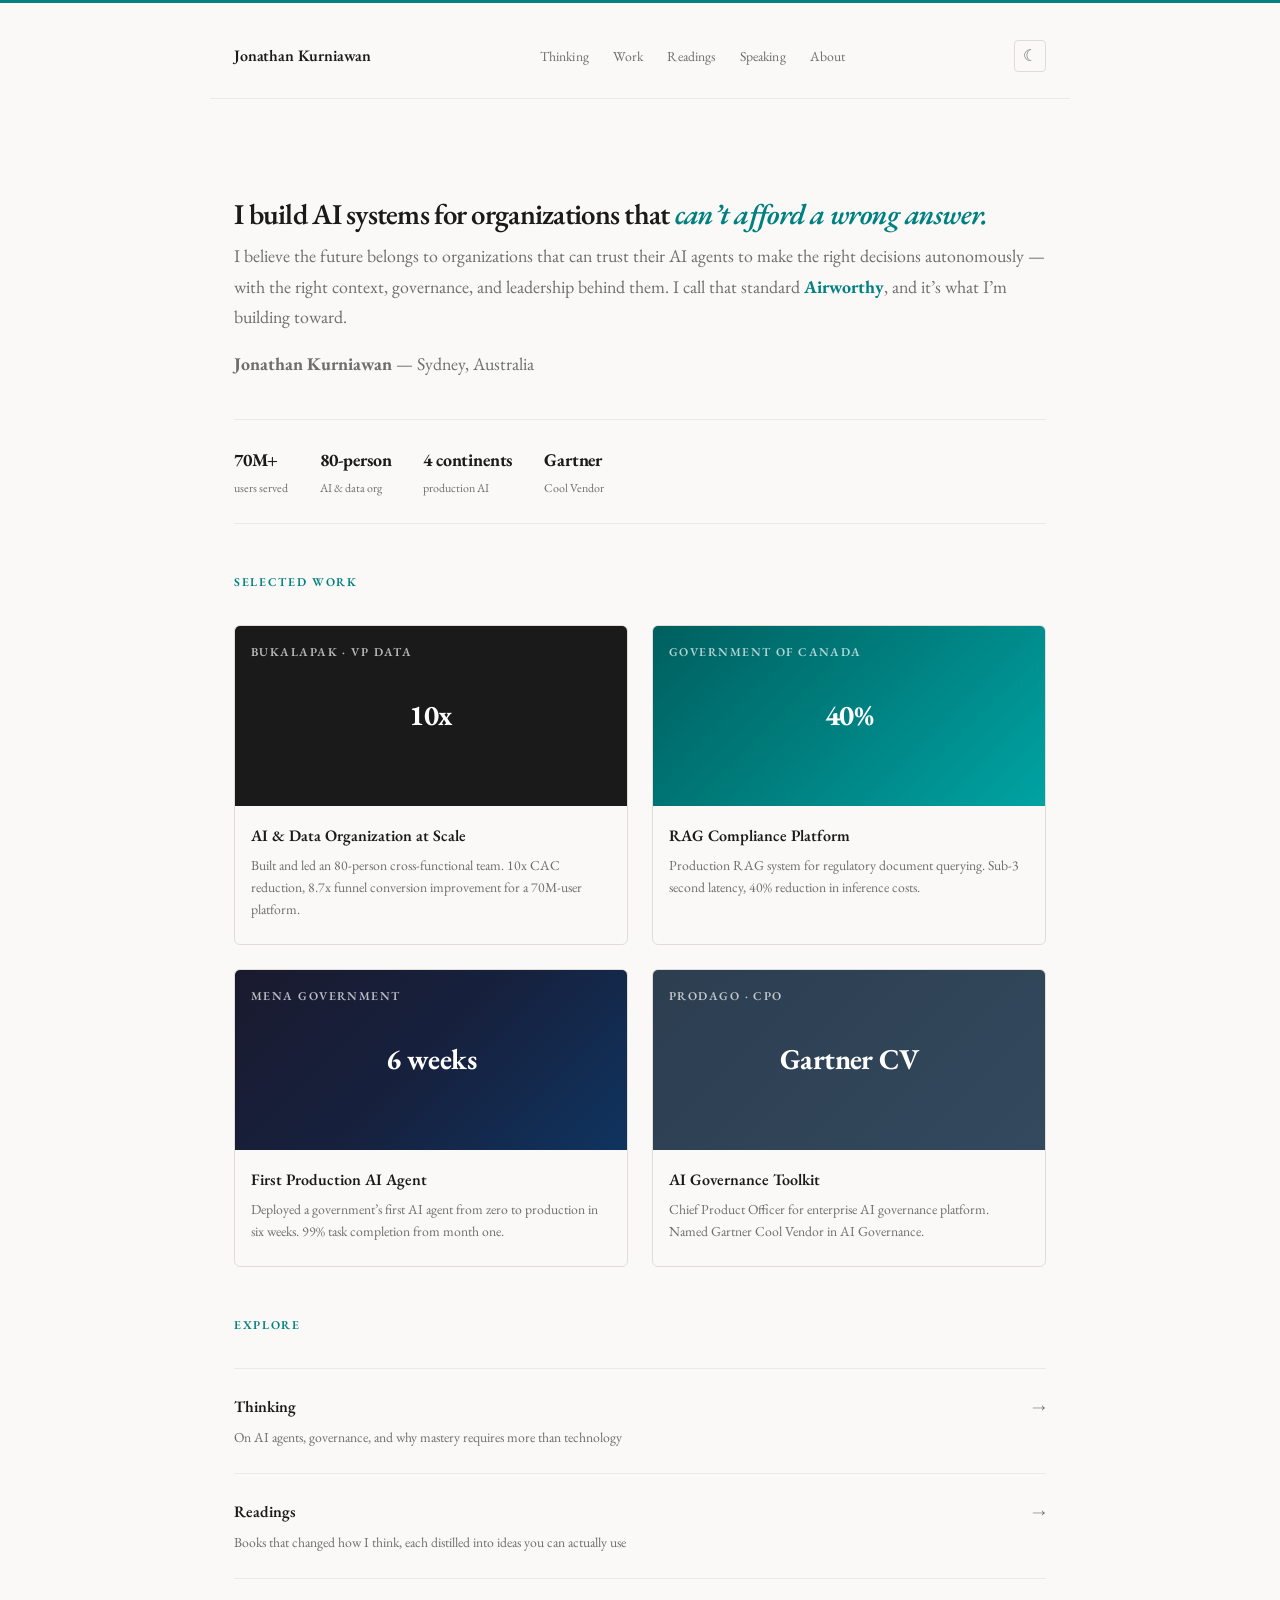
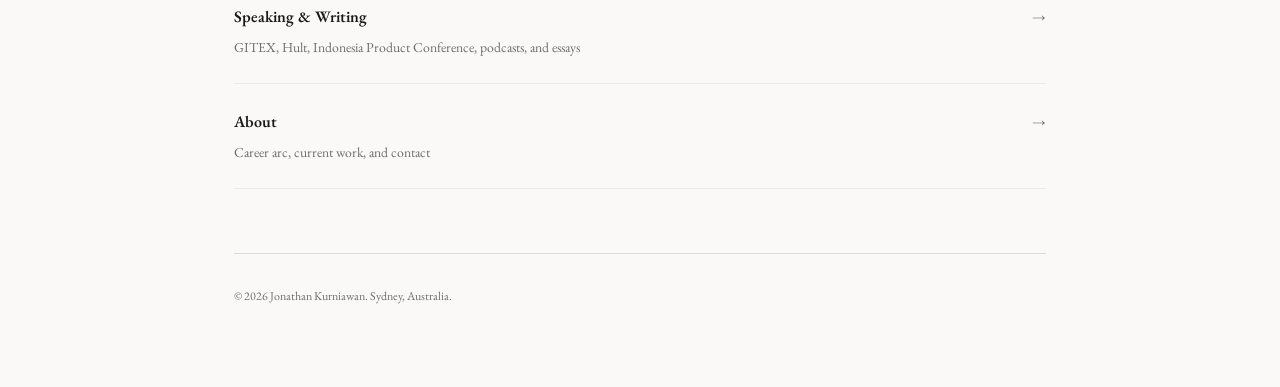
<file: index.html>
<!DOCTYPE html>
<html lang="en">
<head>
<meta charset="UTF-8">
<meta name="viewport" content="width=device-width, initial-scale=1.0">
<title>Jonathan Kurniawan</title>
<meta name="description" content="I build AI systems for organizations that can't afford a wrong answer. Sydney, Australia.">
<link rel="preconnect" href="https://fonts.googleapis.com">
<link rel="preconnect" href="https://fonts.gstatic.com" crossorigin>
<link href="https://fonts.googleapis.com/css2?family=EB+Garamond:ital,wght@0,400;0,500;0,600;0,700;1,400;1,500&display=swap" rel="stylesheet">
<link rel="stylesheet" href="styles.css">
</head>
<body>

<nav>
  <div class="nav-name"><a href="index.html">Jonathan Kurniawan</a></div>
  <ul class="nav-links">
    <li><a href="thinking.html">Thinking</a></li>
    <li><a href="work.html">Work</a></li>
    <li><a href="readings/">Readings</a></li>
    <li><a href="speaking.html">Speaking</a></li>
    <li><a href="about.html">About</a></li>
  </ul>
  <button class="theme-toggle" aria-label="Toggle dark mode">&#9790;</button>
</nav>

<div class="page">

  <!-- Hero: Name + identity + philosophy in 3 lines -->
  <div class="hero-compact">
    <p class="thesis">I build AI systems for organizations that <em>can&rsquo;t afford a wrong answer.</em></p>
    <p class="hero-sub">I believe the future belongs to organizations that can trust their AI agents to make the right decisions autonomously &mdash; with the right context, governance, and leadership behind them. I call that standard <strong style="color: var(--teal);">Airworthy</strong>, and it&rsquo;s what I&rsquo;m building toward.</p>
    <p class="hero-sub" style="margin-top: var(--space-3);"><strong>Jonathan Kurniawan</strong> &mdash; Sydney, Australia</p>
  </div>

  <!-- Proof badges -->
  <div class="metrics-strip">
    <div class="metric-item">
      <span class="metric-value">70M+</span>
      <span class="metric-label">users served</span>
    </div>
    <div class="metric-item">
      <span class="metric-value">80-person</span>
      <span class="metric-label">AI &amp; data org</span>
    </div>
    <div class="metric-item">
      <span class="metric-value">4 continents</span>
      <span class="metric-label">production AI</span>
    </div>
    <div class="metric-item">
      <span class="metric-value">Gartner</span>
      <span class="metric-label">Cool Vendor</span>
    </div>
  </div>

  <!-- Work: show it, don't explain it -->
  <p class="section-heading">Selected Work</p>

  <div class="project-grid">

    <a href="work.html" class="project-card">
      <div class="project-card-visual card-dark">
        <span class="card-label">Bukalapak &middot; VP Data</span>
        <span class="card-metric">10x</span>
      </div>
      <div class="project-card-body">
        <div class="project-card-title">AI &amp; Data Organization at Scale</div>
        <div class="project-card-desc">Built and led an 80-person cross-functional team. 10x CAC reduction, 8.7x funnel conversion improvement for a 70M-user platform.</div>
      </div>
    </a>

    <a href="work.html" class="project-card">
      <div class="project-card-visual card-teal">
        <span class="card-label">Government of Canada</span>
        <span class="card-metric">40%</span>
      </div>
      <div class="project-card-body">
        <div class="project-card-title">RAG Compliance Platform</div>
        <div class="project-card-desc">Production RAG system for regulatory document querying. Sub-3 second latency, 40% reduction in inference costs.</div>
      </div>
    </a>

    <a href="work.html" class="project-card">
      <div class="project-card-visual card-charcoal">
        <span class="card-label">MENA Government</span>
        <span class="card-metric">6 weeks</span>
      </div>
      <div class="project-card-body">
        <div class="project-card-title">First Production AI Agent</div>
        <div class="project-card-desc">Deployed a government&rsquo;s first AI agent from zero to production in six weeks. 99% task completion from month one.</div>
      </div>
    </a>

    <a href="work.html" class="project-card">
      <div class="project-card-visual card-slate">
        <span class="card-label">Prodago &middot; CPO</span>
        <span class="card-metric">Gartner CV</span>
      </div>
      <div class="project-card-body">
        <div class="project-card-title">AI Governance Toolkit</div>
        <div class="project-card-desc">Chief Product Officer for enterprise AI governance platform. Named Gartner Cool Vendor in AI Governance.</div>
      </div>
    </a>

  </div>

  <!-- Deeper pages -->
  <p class="section-heading">Explore</p>

  <div class="home-sections">
    <a href="thinking.html" class="home-section-link">
      <div class="section-link-content">
        <div class="section-link-title">Thinking</div>
        <div class="section-link-desc">On AI agents, governance, and why mastery requires more than technology</div>
      </div>
      <span class="section-link-arrow">&rarr;</span>
    </a>
    <a href="readings/" class="home-section-link">
      <div class="section-link-content">
        <div class="section-link-title">Readings</div>
        <div class="section-link-desc">Books that changed how I think, each distilled into ideas you can actually use</div>
      </div>
      <span class="section-link-arrow">&rarr;</span>
    </a>
    <a href="speaking.html" class="home-section-link">
      <div class="section-link-content">
        <div class="section-link-title">Speaking &amp; Writing</div>
        <div class="section-link-desc">GITEX, Hult, Indonesia Product Conference, podcasts, and essays</div>
      </div>
      <span class="section-link-arrow">&rarr;</span>
    </a>
    <a href="about.html" class="home-section-link">
      <div class="section-link-content">
        <div class="section-link-title">About</div>
        <div class="section-link-desc">Career arc, current work, and contact</div>
      </div>
      <span class="section-link-arrow">&rarr;</span>
    </a>
  </div>

  <div class="footer">
    <p>&copy; 2026 Jonathan Kurniawan. Sydney, Australia.</p>
  </div>

</div>

</body>
</html>
</file>
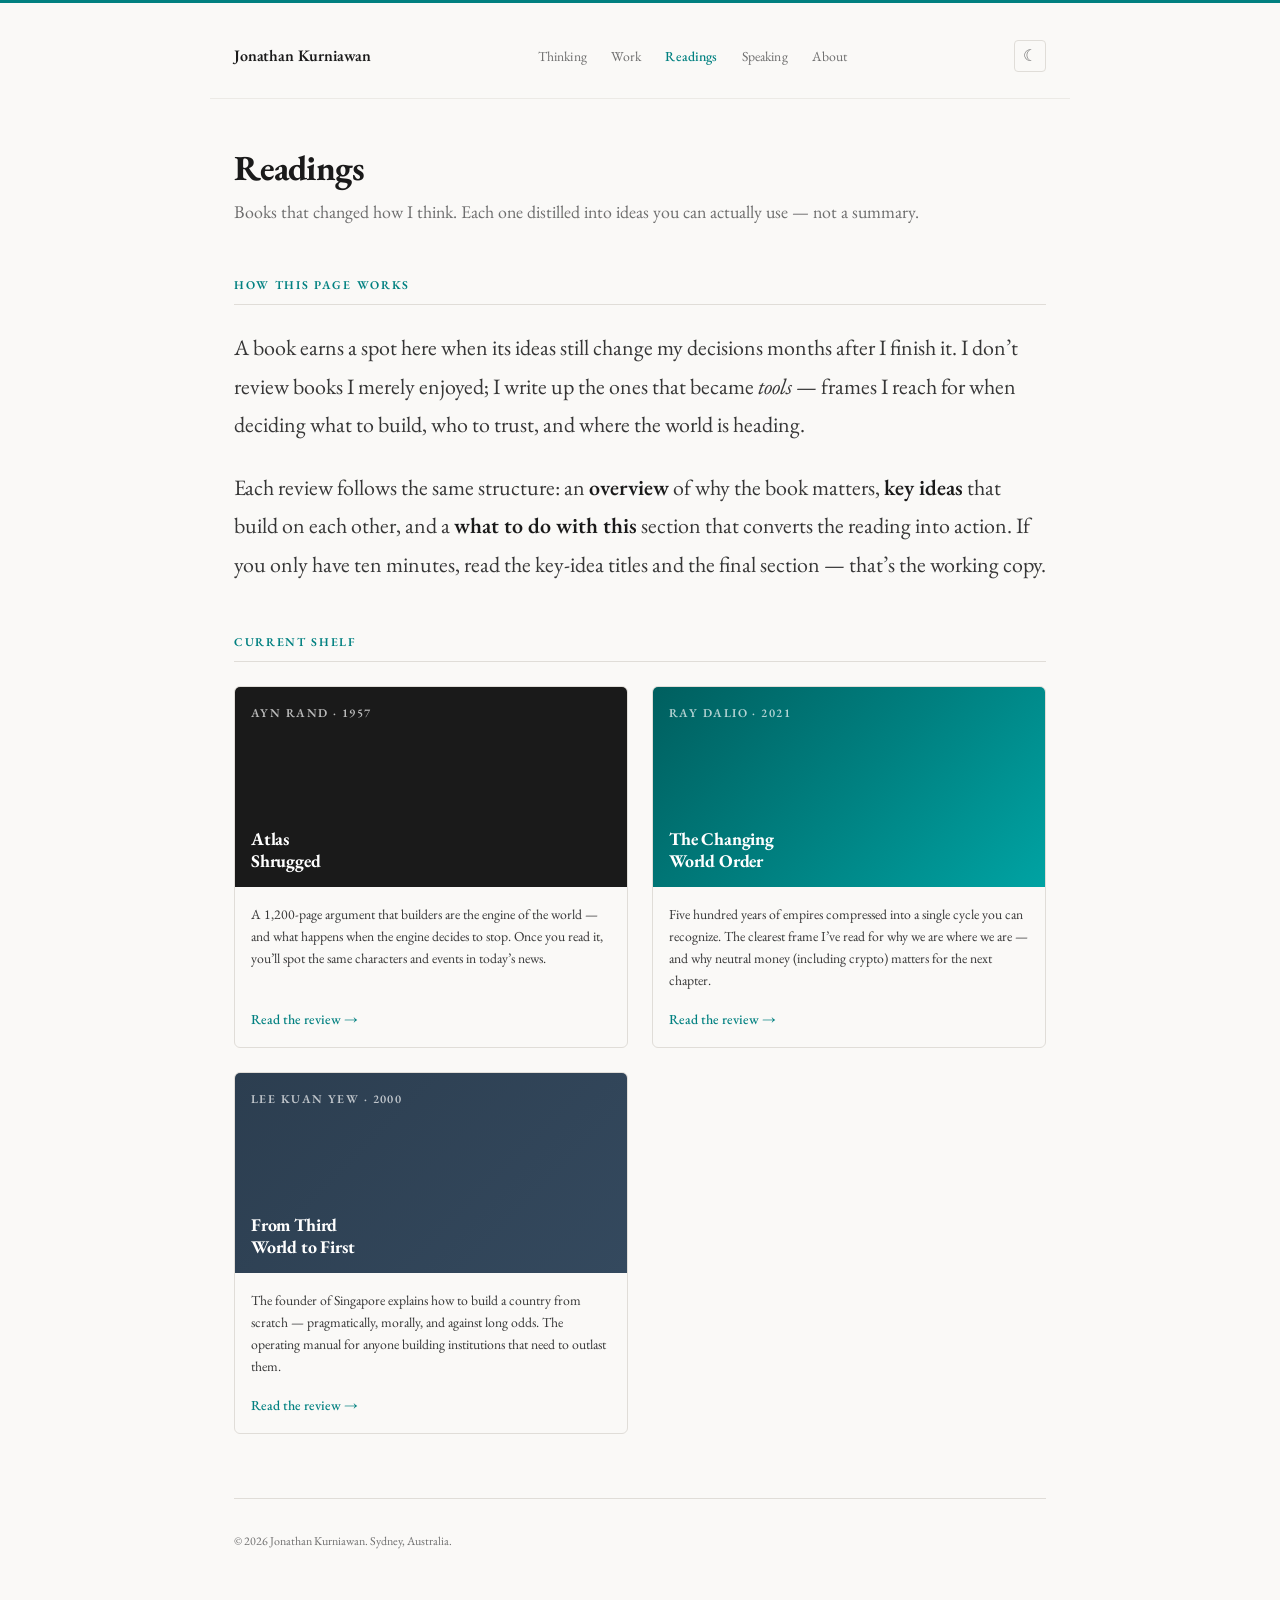
<file: readings/index.html>
<!DOCTYPE html>
<html lang="en">
<head>
<meta charset="UTF-8">
<meta name="viewport" content="width=device-width, initial-scale=1.0">
<title>Readings &mdash; Jonathan Kurniawan</title>
<meta name="description" content="Books that changed how I think about building, governance, and nation-scale systems. Each one distilled into ideas you can actually use.">
<link rel="preconnect" href="https://fonts.googleapis.com">
<link rel="preconnect" href="https://fonts.gstatic.com" crossorigin>
<link href="https://fonts.googleapis.com/css2?family=EB+Garamond:ital,wght@0,400;0,500;0,600;0,700;1,400;1,500&display=swap" rel="stylesheet">
<link rel="stylesheet" href="../styles.css">
<script>
(function(){var t=localStorage.getItem('theme');if(t==='dark'||(!t&&window.matchMedia('(prefers-color-scheme: dark)').matches))document.documentElement.setAttribute('data-theme','dark')})();
</script>
</head>
<body>

<nav>
  <div class="nav-name"><a href="../index.html">Jonathan Kurniawan</a></div>
  <ul class="nav-links">
    <li><a href="../thinking.html">Thinking</a></li>
    <li><a href="../work.html">Work</a></li>
    <li><a href="../readings/" class="active">Readings</a></li>
    <li><a href="../speaking.html">Speaking</a></li>
    <li><a href="../about.html">About</a></li>
  </ul>
  <button class="theme-toggle" aria-label="Toggle dark mode">&#9790;</button>
</nav>

<div class="page">

  <div class="page-header">
    <h1>Readings</h1>
    <p class="page-subtitle">Books that changed how I think. Each one distilled into ideas you can actually use &mdash; not a summary.</p>
  </div>

  <section>
    <h2>How This Page Works</h2>
    <div class="prose">
      <p>A book earns a spot here when its ideas still change my decisions months after I finish it. I don&rsquo;t review books I merely enjoyed; I write up the ones that became <em>tools</em> &mdash; frames I reach for when deciding what to build, who to trust, and where the world is heading.</p>
      <p>Each review follows the same structure: an <strong>overview</strong> of why the book matters, <strong>key ideas</strong> that build on each other, and a <strong>what to do with this</strong> section that converts the reading into action. If you only have ten minutes, read the key-idea titles and the final section &mdash; that&rsquo;s the working copy.</p>
    </div>
  </section>

  <section>
    <h2>Current Shelf</h2>
    <div class="readings-grid">

      <a href="atlas-shrugged/" class="book-card">
        <div class="book-card-visual card-dark">
          <span class="card-author">Ayn Rand &middot; 1957</span>
          <span class="card-title">Atlas<br>Shrugged</span>
        </div>
        <div class="book-card-body">
          <p class="book-card-thesis">A 1,200-page argument that builders are the engine of the world &mdash; and what happens when the engine decides to stop. Once you read it, you&rsquo;ll spot the same characters and events in today&rsquo;s news.</p>
          <span class="book-card-read">Read the review &rarr;</span>
        </div>
      </a>

      <a href="the-changing-world-order/" class="book-card">
        <div class="book-card-visual card-teal">
          <span class="card-author">Ray Dalio &middot; 2021</span>
          <span class="card-title">The Changing<br>World Order</span>
        </div>
        <div class="book-card-body">
          <p class="book-card-thesis">Five hundred years of empires compressed into a single cycle you can recognize. The clearest frame I&rsquo;ve read for why we are where we are &mdash; and why neutral money (including crypto) matters for the next chapter.</p>
          <span class="book-card-read">Read the review &rarr;</span>
        </div>
      </a>

      <a href="from-third-world-to-first/" class="book-card">
        <div class="book-card-visual card-slate">
          <span class="card-author">Lee Kuan Yew &middot; 2000</span>
          <span class="card-title">From Third<br>World to First</span>
        </div>
        <div class="book-card-body">
          <p class="book-card-thesis">The founder of Singapore explains how to build a country from scratch &mdash; pragmatically, morally, and against long odds. The operating manual for anyone building institutions that need to outlast them.</p>
          <span class="book-card-read">Read the review &rarr;</span>
        </div>
      </a>

    </div>
  </section>

  <div class="footer">
    <p>&copy; 2026 Jonathan Kurniawan. Sydney, Australia.</p>
  </div>

</div>

<script>
(function() {
  var btn = document.querySelector('.theme-toggle');
  var html = document.documentElement;
  var stored = localStorage.getItem('theme');
  if (stored === 'dark' || (!stored && window.matchMedia('(prefers-color-scheme: dark)').matches)) {
    html.setAttribute('data-theme', 'dark');
    btn.innerHTML = '&#9788;';
  }
  btn.addEventListener('click', function() {
    var isDark = html.getAttribute('data-theme') === 'dark';
    if (isDark) {
      html.removeAttribute('data-theme');
      btn.innerHTML = '&#9790;';
      localStorage.setItem('theme', 'light');
    } else {
      html.setAttribute('data-theme', 'dark');
      btn.innerHTML = '&#9788;';
      localStorage.setItem('theme', 'dark');
    }
  });
})();
</script>
</body>
</html>
</content>
</invoke>
</file>
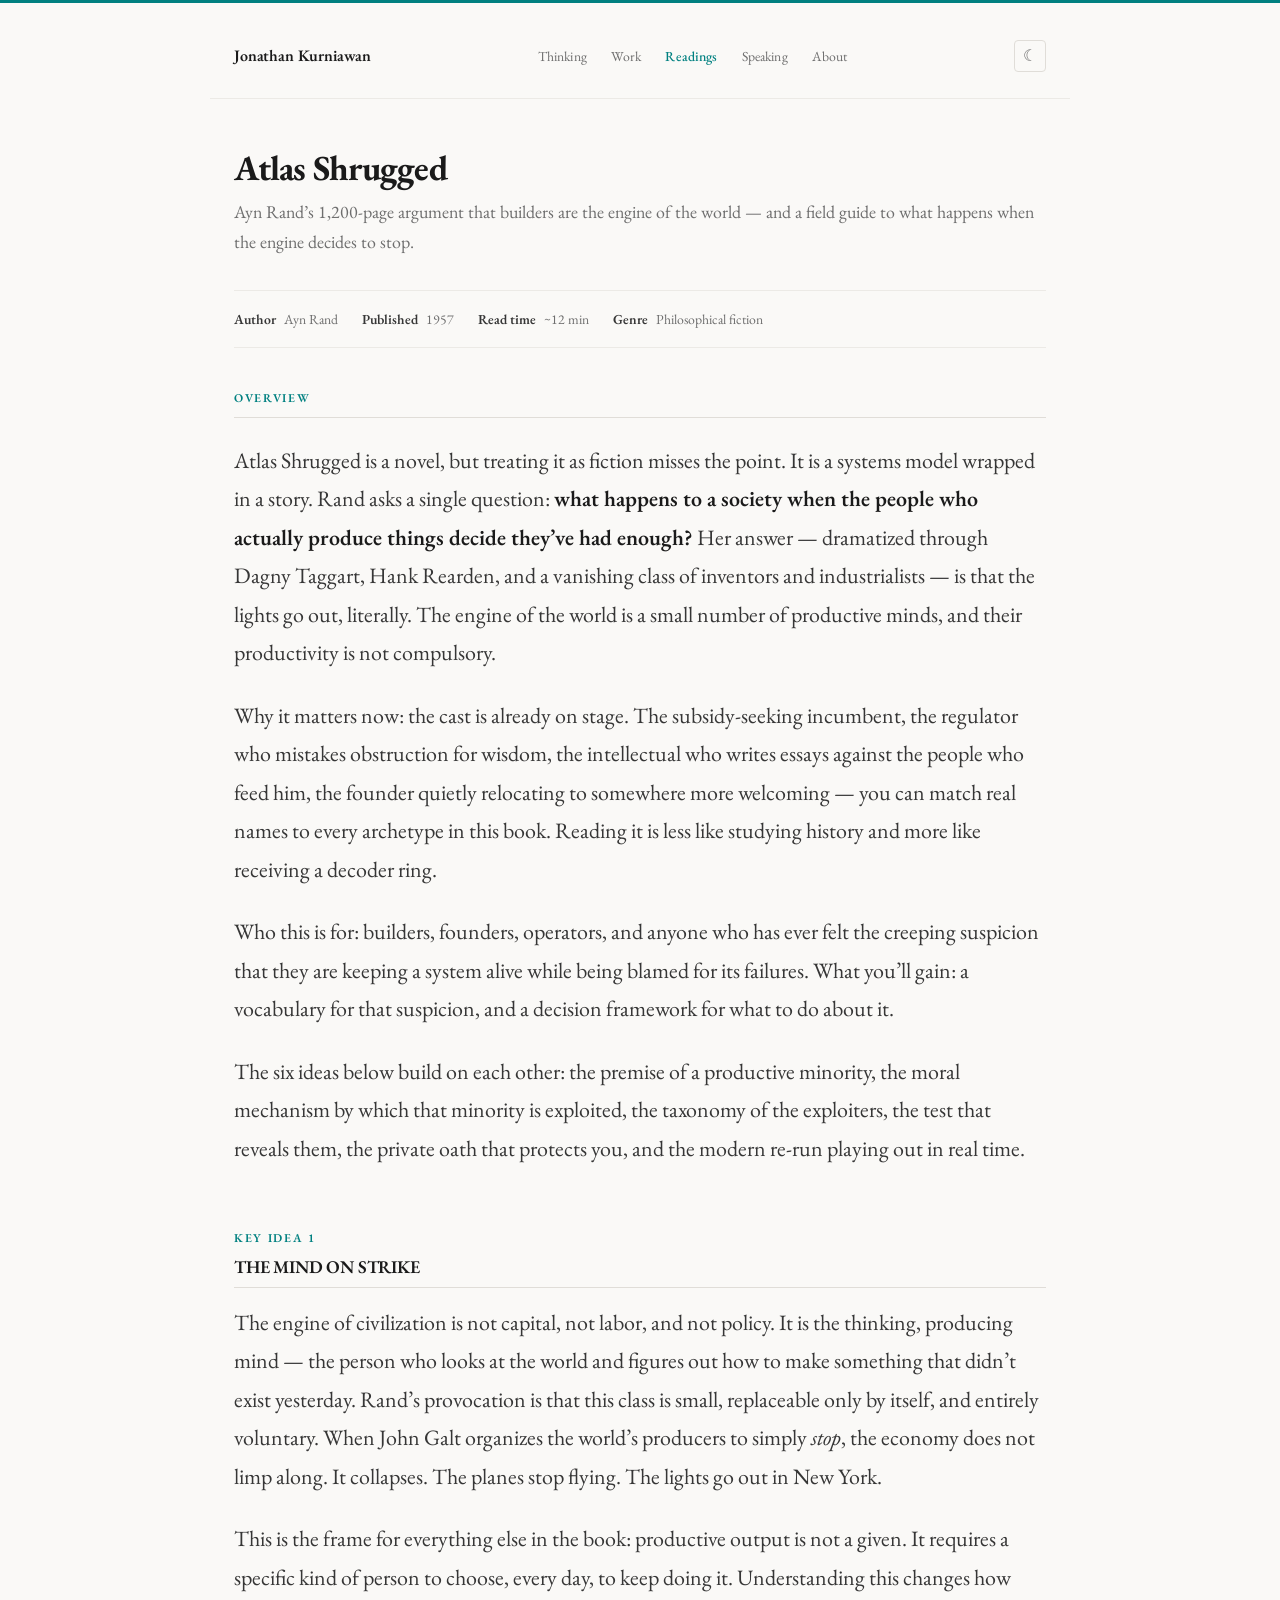
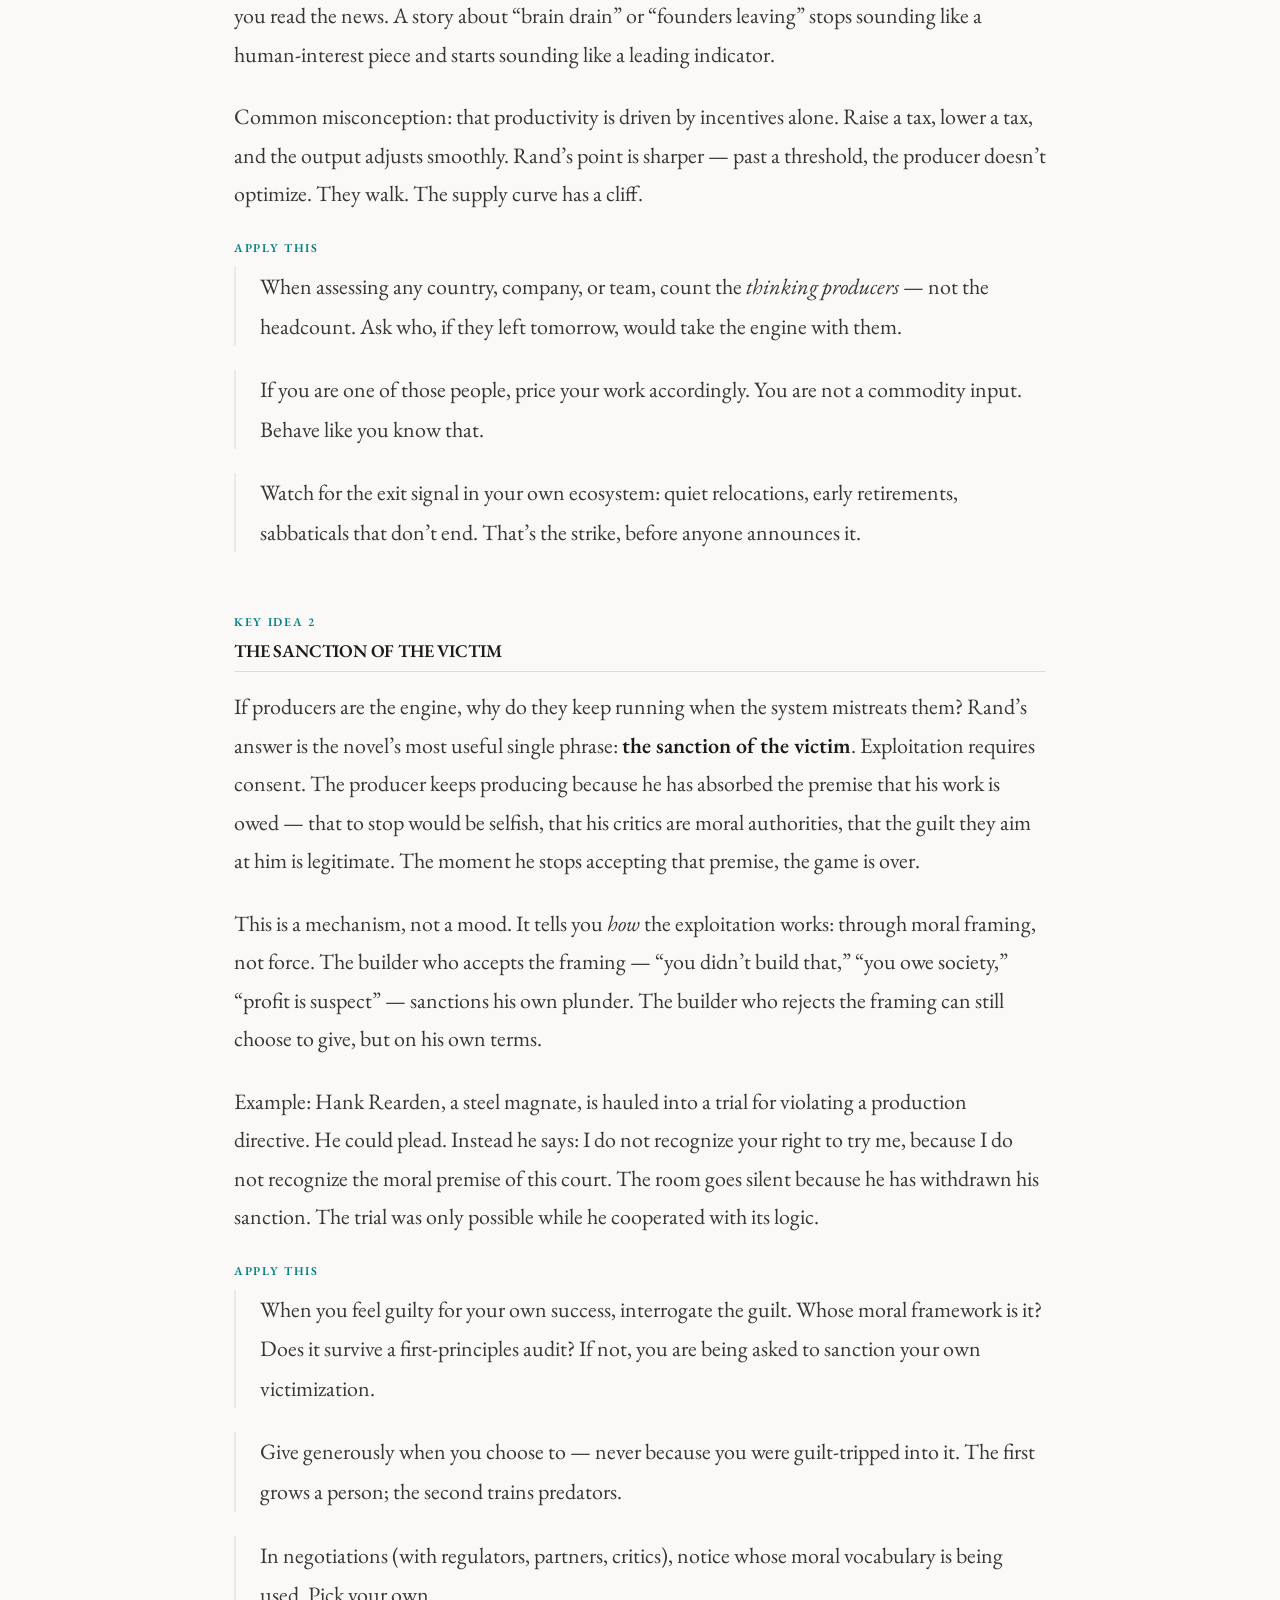
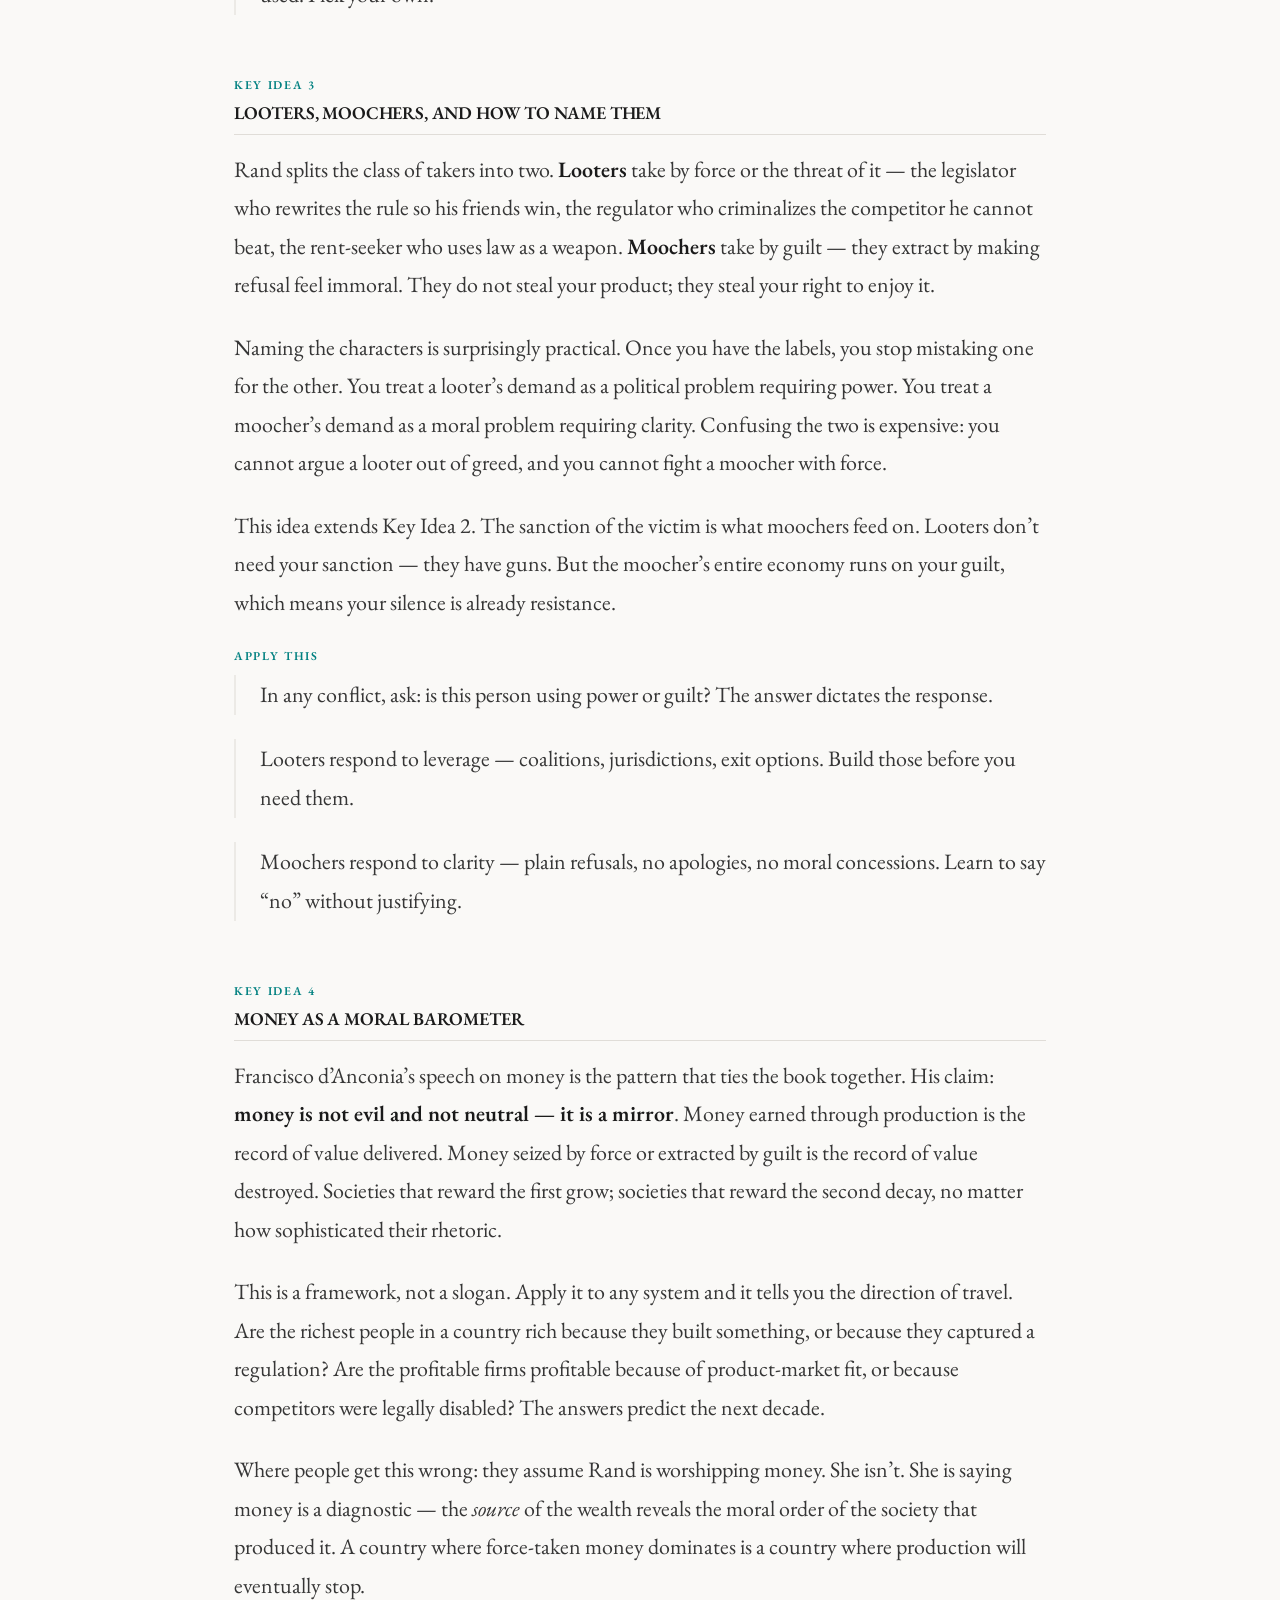
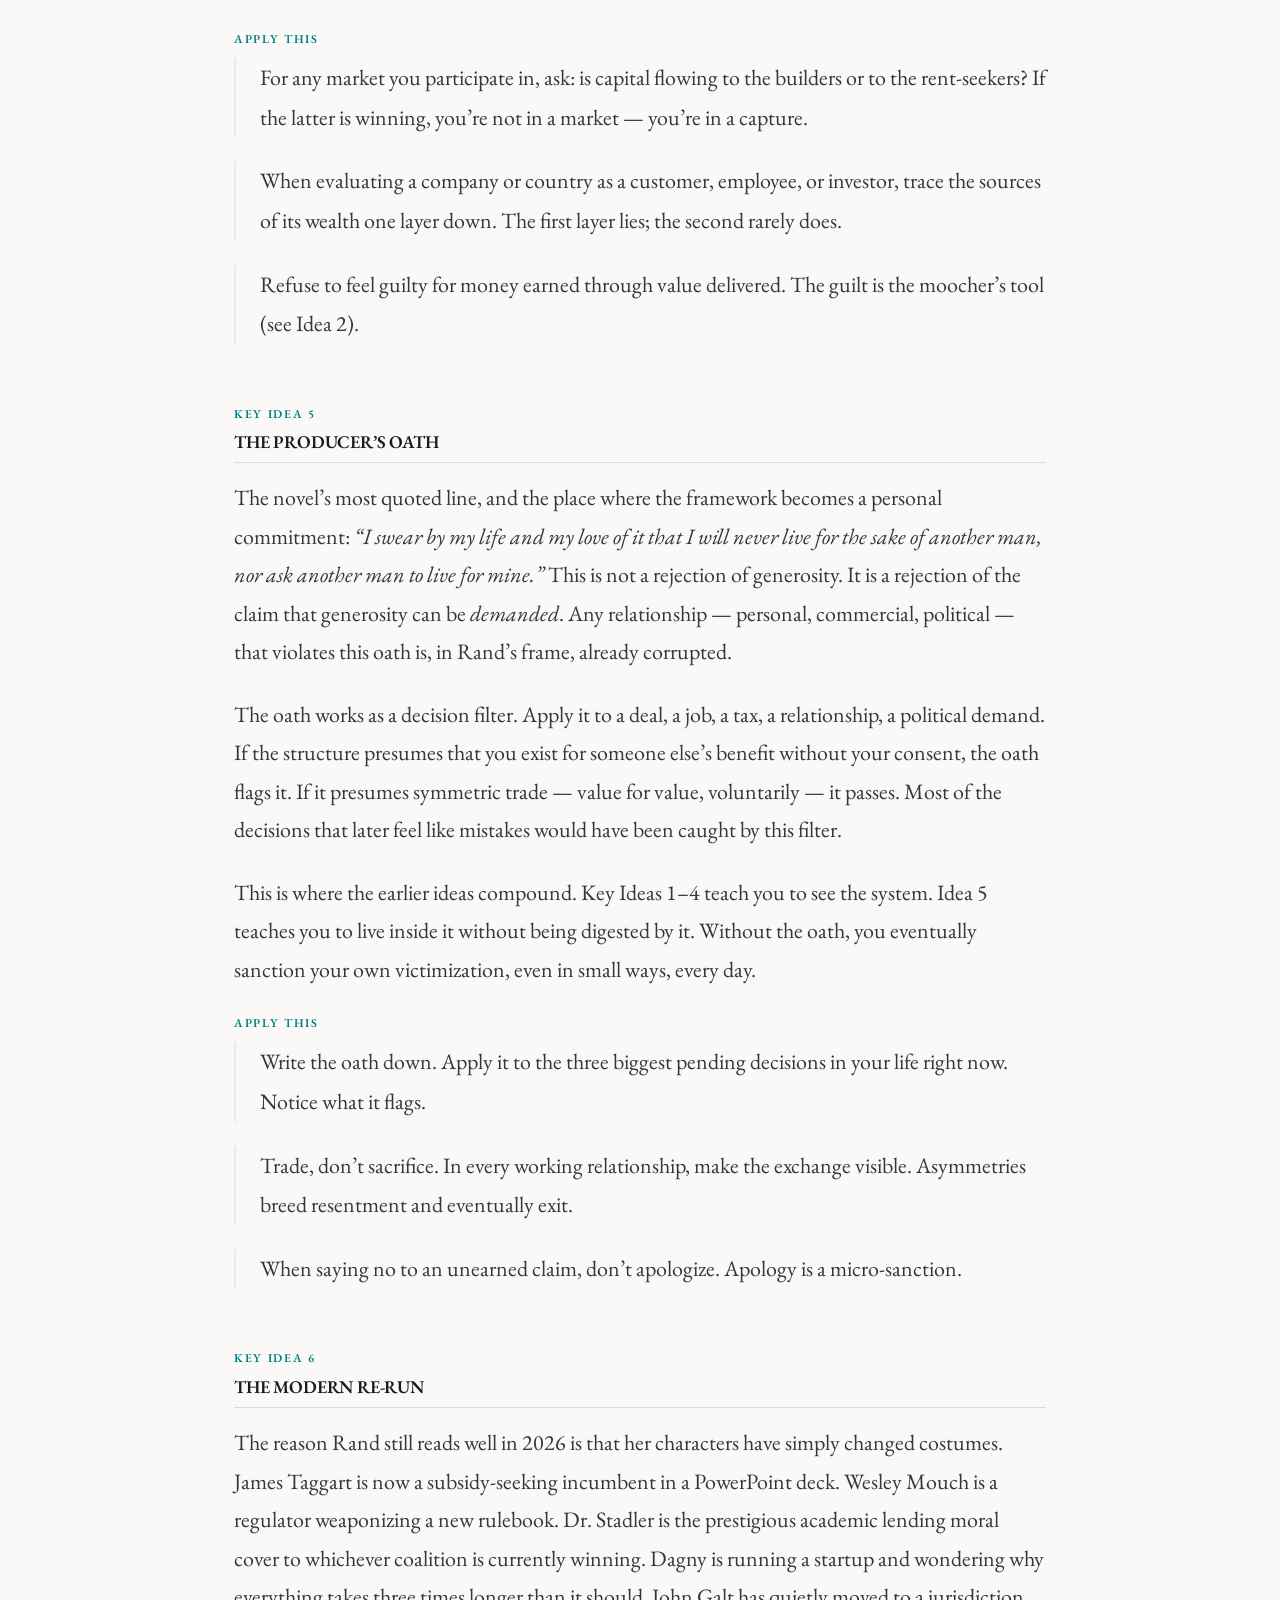
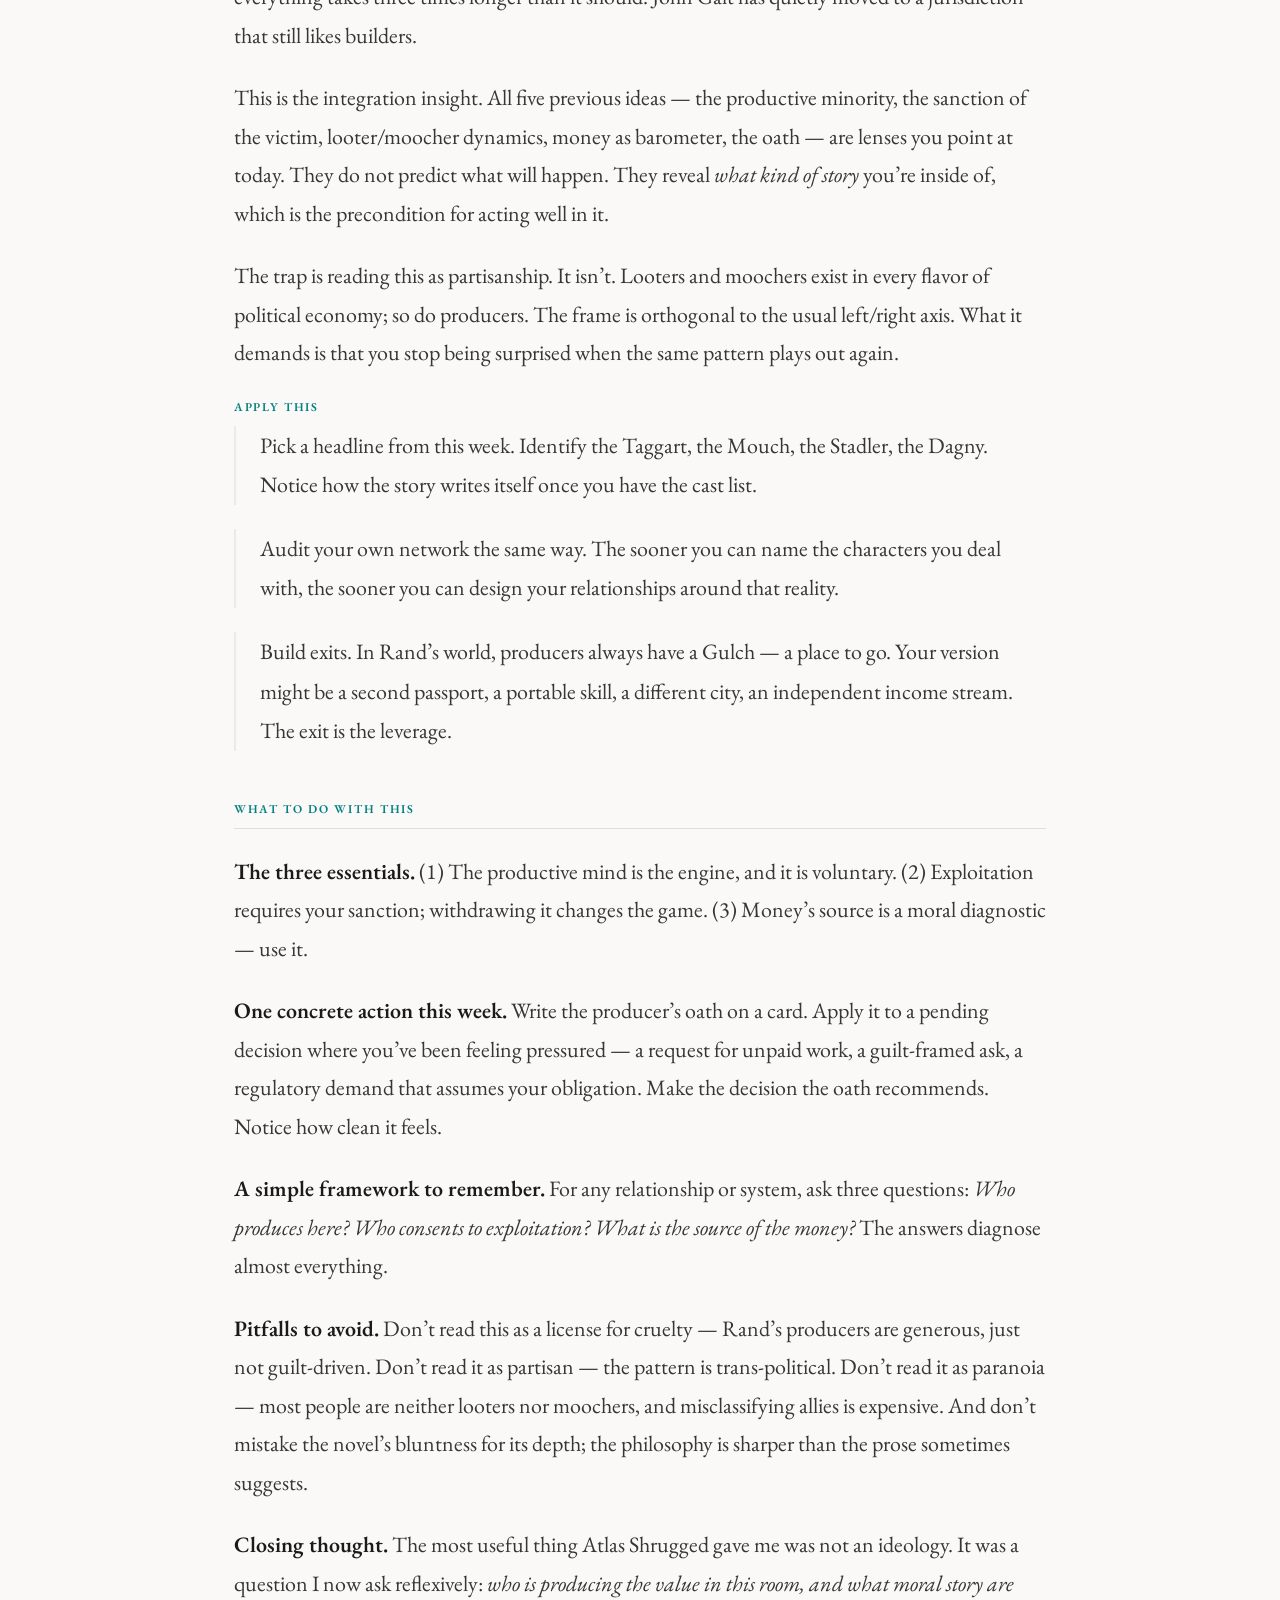
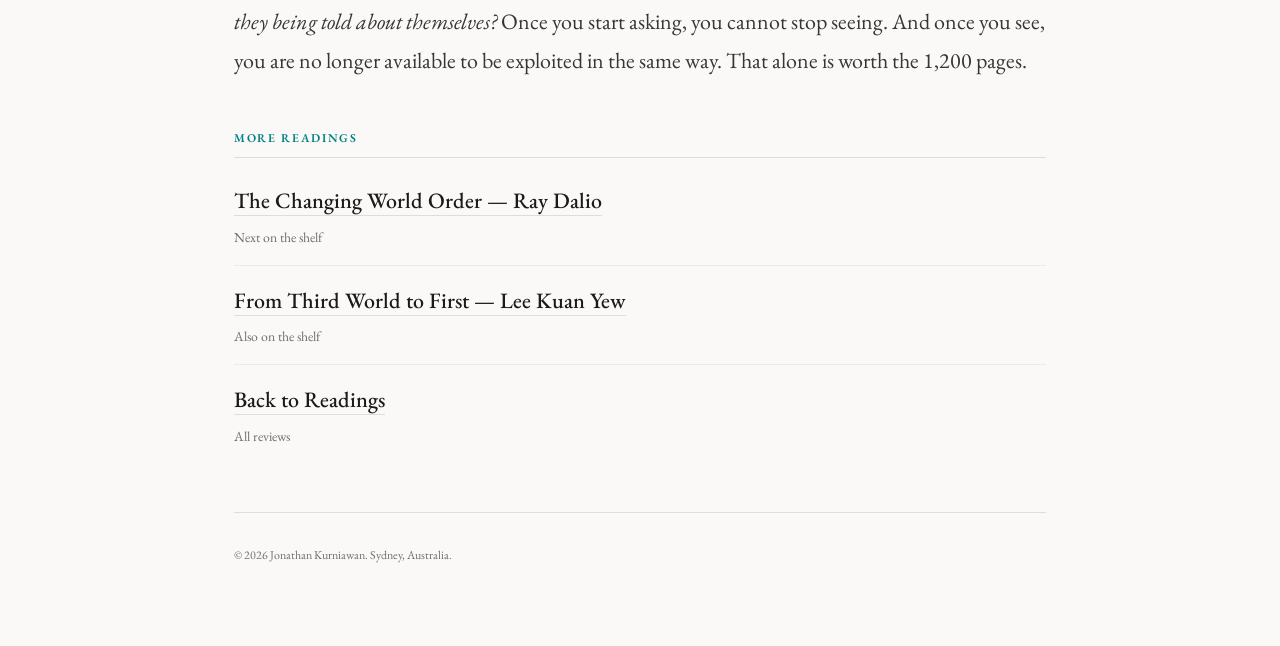
<file: readings/atlas-shrugged/index.html>
<!DOCTYPE html>
<html lang="en">
<head>
<meta charset="UTF-8">
<meta name="viewport" content="width=device-width, initial-scale=1.0">
<title>Atlas Shrugged &mdash; Readings &mdash; Jonathan Kurniawan</title>
<meta name="description" content="A working review of Atlas Shrugged by Ayn Rand: the productive builder vs. the parasitic system, distilled into six ideas you can use this week.">
<link rel="preconnect" href="https://fonts.googleapis.com">
<link rel="preconnect" href="https://fonts.gstatic.com" crossorigin>
<link href="https://fonts.googleapis.com/css2?family=EB+Garamond:ital,wght@0,400;0,500;0,600;0,700;1,400;1,500&display=swap" rel="stylesheet">
<link rel="stylesheet" href="../../styles.css">
<script>
(function(){var t=localStorage.getItem('theme');if(t==='dark'||(!t&&window.matchMedia('(prefers-color-scheme: dark)').matches))document.documentElement.setAttribute('data-theme','dark')})();
</script>
</head>
<body>

<nav>
  <div class="nav-name"><a href="../../index.html">Jonathan Kurniawan</a></div>
  <ul class="nav-links">
    <li><a href="../../thinking.html">Thinking</a></li>
    <li><a href="../../work.html">Work</a></li>
    <li><a href="../" class="active">Readings</a></li>
    <li><a href="../../speaking.html">Speaking</a></li>
    <li><a href="../../about.html">About</a></li>
  </ul>
  <button class="theme-toggle" aria-label="Toggle dark mode">&#9790;</button>
</nav>

<div class="page">

  <div class="page-header">
    <h1>Atlas Shrugged</h1>
    <p class="page-subtitle">Ayn Rand&rsquo;s 1,200-page argument that builders are the engine of the world &mdash; and a field guide to what happens when the engine decides to stop.</p>
  </div>

  <div class="book-meta">
    <span><strong>Author</strong> Ayn Rand</span>
    <span><strong>Published</strong> 1957</span>
    <span><strong>Read time</strong> ~12 min</span>
    <span><strong>Genre</strong> Philosophical fiction</span>
  </div>

  <section>
    <h2>Overview</h2>
    <div class="prose">
      <p>Atlas Shrugged is a novel, but treating it as fiction misses the point. It is a systems model wrapped in a story. Rand asks a single question: <strong>what happens to a society when the people who actually produce things decide they&rsquo;ve had enough?</strong> Her answer &mdash; dramatized through Dagny Taggart, Hank Rearden, and a vanishing class of inventors and industrialists &mdash; is that the lights go out, literally. The engine of the world is a small number of productive minds, and their productivity is not compulsory.</p>
      <p>Why it matters now: the cast is already on stage. The subsidy-seeking incumbent, the regulator who mistakes obstruction for wisdom, the intellectual who writes essays against the people who feed him, the founder quietly relocating to somewhere more welcoming &mdash; you can match real names to every archetype in this book. Reading it is less like studying history and more like receiving a decoder ring.</p>
      <p>Who this is for: builders, founders, operators, and anyone who has ever felt the creeping suspicion that they are keeping a system alive while being blamed for its failures. What you&rsquo;ll gain: a vocabulary for that suspicion, and a decision framework for what to do about it.</p>
      <p>The six ideas below build on each other: the premise of a productive minority, the moral mechanism by which that minority is exploited, the taxonomy of the exploiters, the test that reveals them, the private oath that protects you, and the modern re-run playing out in real time.</p>
    </div>
  </section>

  <section class="key-idea">
    <span class="idea-label">Key Idea 1</span>
    <h2 class="idea-title">The Mind on Strike</h2>
    <div class="prose">
      <p>The engine of civilization is not capital, not labor, and not policy. It is the thinking, producing mind &mdash; the person who looks at the world and figures out how to make something that didn&rsquo;t exist yesterday. Rand&rsquo;s provocation is that this class is small, replaceable only by itself, and entirely voluntary. When John Galt organizes the world&rsquo;s producers to simply <em>stop</em>, the economy does not limp along. It collapses. The planes stop flying. The lights go out in New York.</p>
      <p>This is the frame for everything else in the book: productive output is not a given. It requires a specific kind of person to choose, every day, to keep doing it. Understanding this changes how you read the news. A story about &ldquo;brain drain&rdquo; or &ldquo;founders leaving&rdquo; stops sounding like a human-interest piece and starts sounding like a leading indicator.</p>
      <p>Common misconception: that productivity is driven by incentives alone. Raise a tax, lower a tax, and the output adjusts smoothly. Rand&rsquo;s point is sharper &mdash; past a threshold, the producer doesn&rsquo;t optimize. They walk. The supply curve has a cliff.</p>
    </div>
    <p class="apply-label">Apply this</p>
    <ul class="argument-list">
      <li>When assessing any country, company, or team, count the <em>thinking producers</em> &mdash; not the headcount. Ask who, if they left tomorrow, would take the engine with them.</li>
      <li>If you are one of those people, price your work accordingly. You are not a commodity input. Behave like you know that.</li>
      <li>Watch for the exit signal in your own ecosystem: quiet relocations, early retirements, sabbaticals that don&rsquo;t end. That&rsquo;s the strike, before anyone announces it.</li>
    </ul>
  </section>

  <section class="key-idea">
    <span class="idea-label">Key Idea 2</span>
    <h2 class="idea-title">The Sanction of the Victim</h2>
    <div class="prose">
      <p>If producers are the engine, why do they keep running when the system mistreats them? Rand&rsquo;s answer is the novel&rsquo;s most useful single phrase: <strong>the sanction of the victim</strong>. Exploitation requires consent. The producer keeps producing because he has absorbed the premise that his work is owed &mdash; that to stop would be selfish, that his critics are moral authorities, that the guilt they aim at him is legitimate. The moment he stops accepting that premise, the game is over.</p>
      <p>This is a mechanism, not a mood. It tells you <em>how</em> the exploitation works: through moral framing, not force. The builder who accepts the framing &mdash; &ldquo;you didn&rsquo;t build that,&rdquo; &ldquo;you owe society,&rdquo; &ldquo;profit is suspect&rdquo; &mdash; sanctions his own plunder. The builder who rejects the framing can still choose to give, but on his own terms.</p>
      <p>Example: Hank Rearden, a steel magnate, is hauled into a trial for violating a production directive. He could plead. Instead he says: I do not recognize your right to try me, because I do not recognize the moral premise of this court. The room goes silent because he has withdrawn his sanction. The trial was only possible while he cooperated with its logic.</p>
    </div>
    <p class="apply-label">Apply this</p>
    <ul class="argument-list">
      <li>When you feel guilty for your own success, interrogate the guilt. Whose moral framework is it? Does it survive a first-principles audit? If not, you are being asked to sanction your own victimization.</li>
      <li>Give generously when you choose to &mdash; never because you were guilt-tripped into it. The first grows a person; the second trains predators.</li>
      <li>In negotiations (with regulators, partners, critics), notice whose moral vocabulary is being used. Pick your own.</li>
    </ul>
  </section>

  <section class="key-idea">
    <span class="idea-label">Key Idea 3</span>
    <h2 class="idea-title">Looters, Moochers, and How to Name Them</h2>
    <div class="prose">
      <p>Rand splits the class of takers into two. <strong>Looters</strong> take by force or the threat of it &mdash; the legislator who rewrites the rule so his friends win, the regulator who criminalizes the competitor he cannot beat, the rent-seeker who uses law as a weapon. <strong>Moochers</strong> take by guilt &mdash; they extract by making refusal feel immoral. They do not steal your product; they steal your right to enjoy it.</p>
      <p>Naming the characters is surprisingly practical. Once you have the labels, you stop mistaking one for the other. You treat a looter&rsquo;s demand as a political problem requiring power. You treat a moocher&rsquo;s demand as a moral problem requiring clarity. Confusing the two is expensive: you cannot argue a looter out of greed, and you cannot fight a moocher with force.</p>
      <p>This idea extends Key Idea 2. The sanction of the victim is what moochers feed on. Looters don&rsquo;t need your sanction &mdash; they have guns. But the moocher&rsquo;s entire economy runs on your guilt, which means your silence is already resistance.</p>
    </div>
    <p class="apply-label">Apply this</p>
    <ul class="argument-list">
      <li>In any conflict, ask: is this person using power or guilt? The answer dictates the response.</li>
      <li>Looters respond to leverage &mdash; coalitions, jurisdictions, exit options. Build those before you need them.</li>
      <li>Moochers respond to clarity &mdash; plain refusals, no apologies, no moral concessions. Learn to say &ldquo;no&rdquo; without justifying.</li>
    </ul>
  </section>

  <section class="key-idea">
    <span class="idea-label">Key Idea 4</span>
    <h2 class="idea-title">Money as a Moral Barometer</h2>
    <div class="prose">
      <p>Francisco d&rsquo;Anconia&rsquo;s speech on money is the pattern that ties the book together. His claim: <strong>money is not evil and not neutral &mdash; it is a mirror</strong>. Money earned through production is the record of value delivered. Money seized by force or extracted by guilt is the record of value destroyed. Societies that reward the first grow; societies that reward the second decay, no matter how sophisticated their rhetoric.</p>
      <p>This is a framework, not a slogan. Apply it to any system and it tells you the direction of travel. Are the richest people in a country rich because they built something, or because they captured a regulation? Are the profitable firms profitable because of product-market fit, or because competitors were legally disabled? The answers predict the next decade.</p>
      <p>Where people get this wrong: they assume Rand is worshipping money. She isn&rsquo;t. She is saying money is a diagnostic &mdash; the <em>source</em> of the wealth reveals the moral order of the society that produced it. A country where force-taken money dominates is a country where production will eventually stop.</p>
    </div>
    <p class="apply-label">Apply this</p>
    <ul class="argument-list">
      <li>For any market you participate in, ask: is capital flowing to the builders or to the rent-seekers? If the latter is winning, you&rsquo;re not in a market &mdash; you&rsquo;re in a capture.</li>
      <li>When evaluating a company or country as a customer, employee, or investor, trace the sources of its wealth one layer down. The first layer lies; the second rarely does.</li>
      <li>Refuse to feel guilty for money earned through value delivered. The guilt is the moocher&rsquo;s tool (see Idea 2).</li>
    </ul>
  </section>

  <section class="key-idea">
    <span class="idea-label">Key Idea 5</span>
    <h2 class="idea-title">The Producer&rsquo;s Oath</h2>
    <div class="prose">
      <p>The novel&rsquo;s most quoted line, and the place where the framework becomes a personal commitment: <em>&ldquo;I swear by my life and my love of it that I will never live for the sake of another man, nor ask another man to live for mine.&rdquo;</em> This is not a rejection of generosity. It is a rejection of the claim that generosity can be <em>demanded</em>. Any relationship &mdash; personal, commercial, political &mdash; that violates this oath is, in Rand&rsquo;s frame, already corrupted.</p>
      <p>The oath works as a decision filter. Apply it to a deal, a job, a tax, a relationship, a political demand. If the structure presumes that you exist for someone else&rsquo;s benefit without your consent, the oath flags it. If it presumes symmetric trade &mdash; value for value, voluntarily &mdash; it passes. Most of the decisions that later feel like mistakes would have been caught by this filter.</p>
      <p>This is where the earlier ideas compound. Key Ideas 1&ndash;4 teach you to see the system. Idea 5 teaches you to live inside it without being digested by it. Without the oath, you eventually sanction your own victimization, even in small ways, every day.</p>
    </div>
    <p class="apply-label">Apply this</p>
    <ul class="argument-list">
      <li>Write the oath down. Apply it to the three biggest pending decisions in your life right now. Notice what it flags.</li>
      <li>Trade, don&rsquo;t sacrifice. In every working relationship, make the exchange visible. Asymmetries breed resentment and eventually exit.</li>
      <li>When saying no to an unearned claim, don&rsquo;t apologize. Apology is a micro-sanction.</li>
    </ul>
  </section>

  <section class="key-idea">
    <span class="idea-label">Key Idea 6</span>
    <h2 class="idea-title">The Modern Re-Run</h2>
    <div class="prose">
      <p>The reason Rand still reads well in 2026 is that her characters have simply changed costumes. James Taggart is now a subsidy-seeking incumbent in a PowerPoint deck. Wesley Mouch is a regulator weaponizing a new rulebook. Dr. Stadler is the prestigious academic lending moral cover to whichever coalition is currently winning. Dagny is running a startup and wondering why everything takes three times longer than it should. John Galt has quietly moved to a jurisdiction that still likes builders.</p>
      <p>This is the integration insight. All five previous ideas &mdash; the productive minority, the sanction of the victim, looter/moocher dynamics, money as barometer, the oath &mdash; are lenses you point at today. They do not predict what will happen. They reveal <em>what kind of story</em> you&rsquo;re inside of, which is the precondition for acting well in it.</p>
      <p>The trap is reading this as partisanship. It isn&rsquo;t. Looters and moochers exist in every flavor of political economy; so do producers. The frame is orthogonal to the usual left/right axis. What it demands is that you stop being surprised when the same pattern plays out again.</p>
    </div>
    <p class="apply-label">Apply this</p>
    <ul class="argument-list">
      <li>Pick a headline from this week. Identify the Taggart, the Mouch, the Stadler, the Dagny. Notice how the story writes itself once you have the cast list.</li>
      <li>Audit your own network the same way. The sooner you can name the characters you deal with, the sooner you can design your relationships around that reality.</li>
      <li>Build exits. In Rand&rsquo;s world, producers always have a Gulch &mdash; a place to go. Your version might be a second passport, a portable skill, a different city, an independent income stream. The exit is the leverage.</li>
    </ul>
  </section>

  <section>
    <h2>What to Do With This</h2>
    <div class="prose">
      <p><strong>The three essentials.</strong> (1) The productive mind is the engine, and it is voluntary. (2) Exploitation requires your sanction; withdrawing it changes the game. (3) Money&rsquo;s source is a moral diagnostic &mdash; use it.</p>
      <p><strong>One concrete action this week.</strong> Write the producer&rsquo;s oath on a card. Apply it to a pending decision where you&rsquo;ve been feeling pressured &mdash; a request for unpaid work, a guilt-framed ask, a regulatory demand that assumes your obligation. Make the decision the oath recommends. Notice how clean it feels.</p>
      <p><strong>A simple framework to remember.</strong> For any relationship or system, ask three questions: <em>Who produces here? Who consents to exploitation? What is the source of the money?</em> The answers diagnose almost everything.</p>
      <p><strong>Pitfalls to avoid.</strong> Don&rsquo;t read this as a license for cruelty &mdash; Rand&rsquo;s producers are generous, just not guilt-driven. Don&rsquo;t read it as partisan &mdash; the pattern is trans-political. Don&rsquo;t read it as paranoia &mdash; most people are neither looters nor moochers, and misclassifying allies is expensive. And don&rsquo;t mistake the novel&rsquo;s bluntness for its depth; the philosophy is sharper than the prose sometimes suggests.</p>
      <p><strong>Closing thought.</strong> The most useful thing Atlas Shrugged gave me was not an ideology. It was a question I now ask reflexively: <em>who is producing the value in this room, and what moral story are they being told about themselves?</em> Once you start asking, you cannot stop seeing. And once you see, you are no longer available to be exploited in the same way. That alone is worth the 1,200 pages.</p>
    </div>
  </section>

  <section>
    <h2>More Readings</h2>
    <ul class="entry-list">
      <li>
        <a href="../the-changing-world-order/">The Changing World Order &mdash; Ray Dalio</a>
        <div class="entry-meta">Next on the shelf</div>
      </li>
      <li>
        <a href="../from-third-world-to-first/">From Third World to First &mdash; Lee Kuan Yew</a>
        <div class="entry-meta">Also on the shelf</div>
      </li>
      <li>
        <a href="../">Back to Readings</a>
        <div class="entry-meta">All reviews</div>
      </li>
    </ul>
  </section>

  <div class="footer">
    <p>&copy; 2026 Jonathan Kurniawan. Sydney, Australia.</p>
  </div>

</div>

<script>
(function() {
  var btn = document.querySelector('.theme-toggle');
  var html = document.documentElement;
  var stored = localStorage.getItem('theme');
  if (stored === 'dark' || (!stored && window.matchMedia('(prefers-color-scheme: dark)').matches)) {
    html.setAttribute('data-theme', 'dark');
    btn.innerHTML = '&#9788;';
  }
  btn.addEventListener('click', function() {
    var isDark = html.getAttribute('data-theme') === 'dark';
    if (isDark) {
      html.removeAttribute('data-theme');
      btn.innerHTML = '&#9790;';
      localStorage.setItem('theme', 'light');
    } else {
      html.setAttribute('data-theme', 'dark');
      btn.innerHTML = '&#9788;';
      localStorage.setItem('theme', 'dark');
    }
  });
})();
</script>
</body>
</html>
</content>
</invoke>
</file>
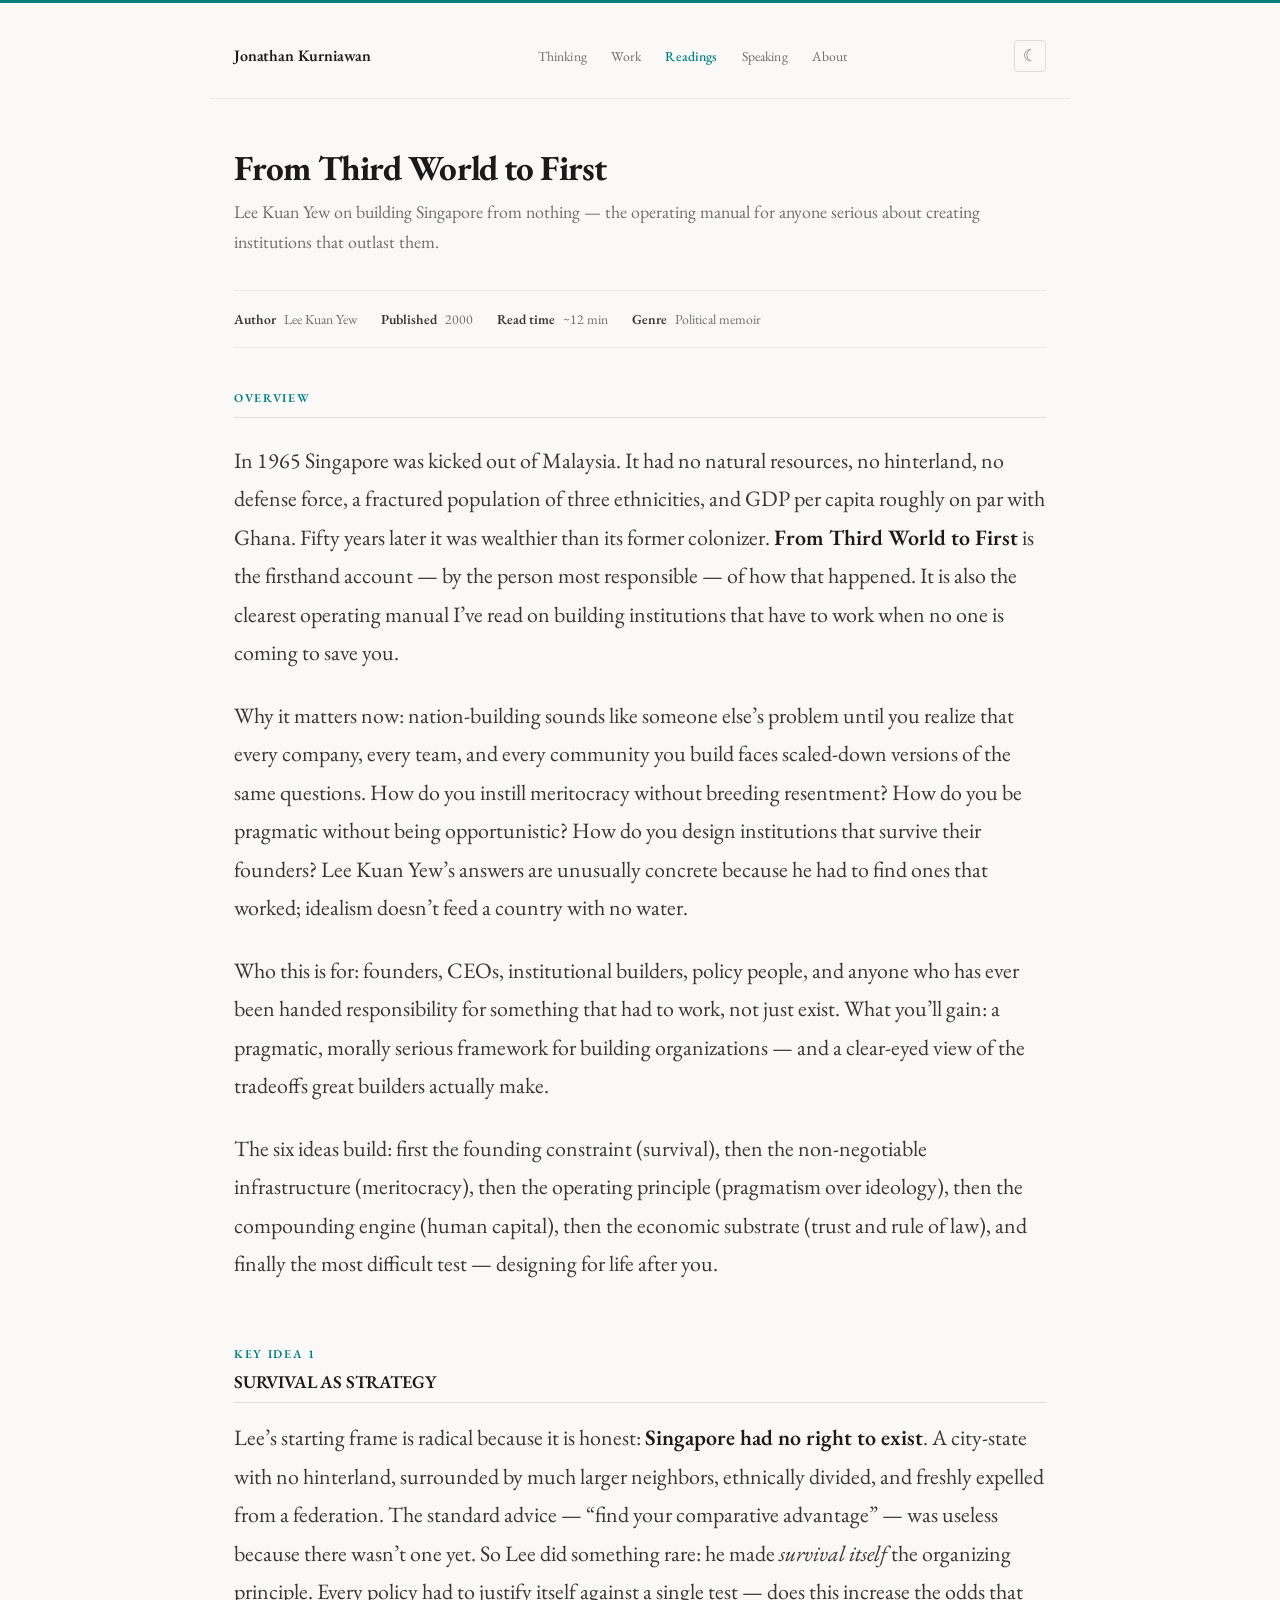
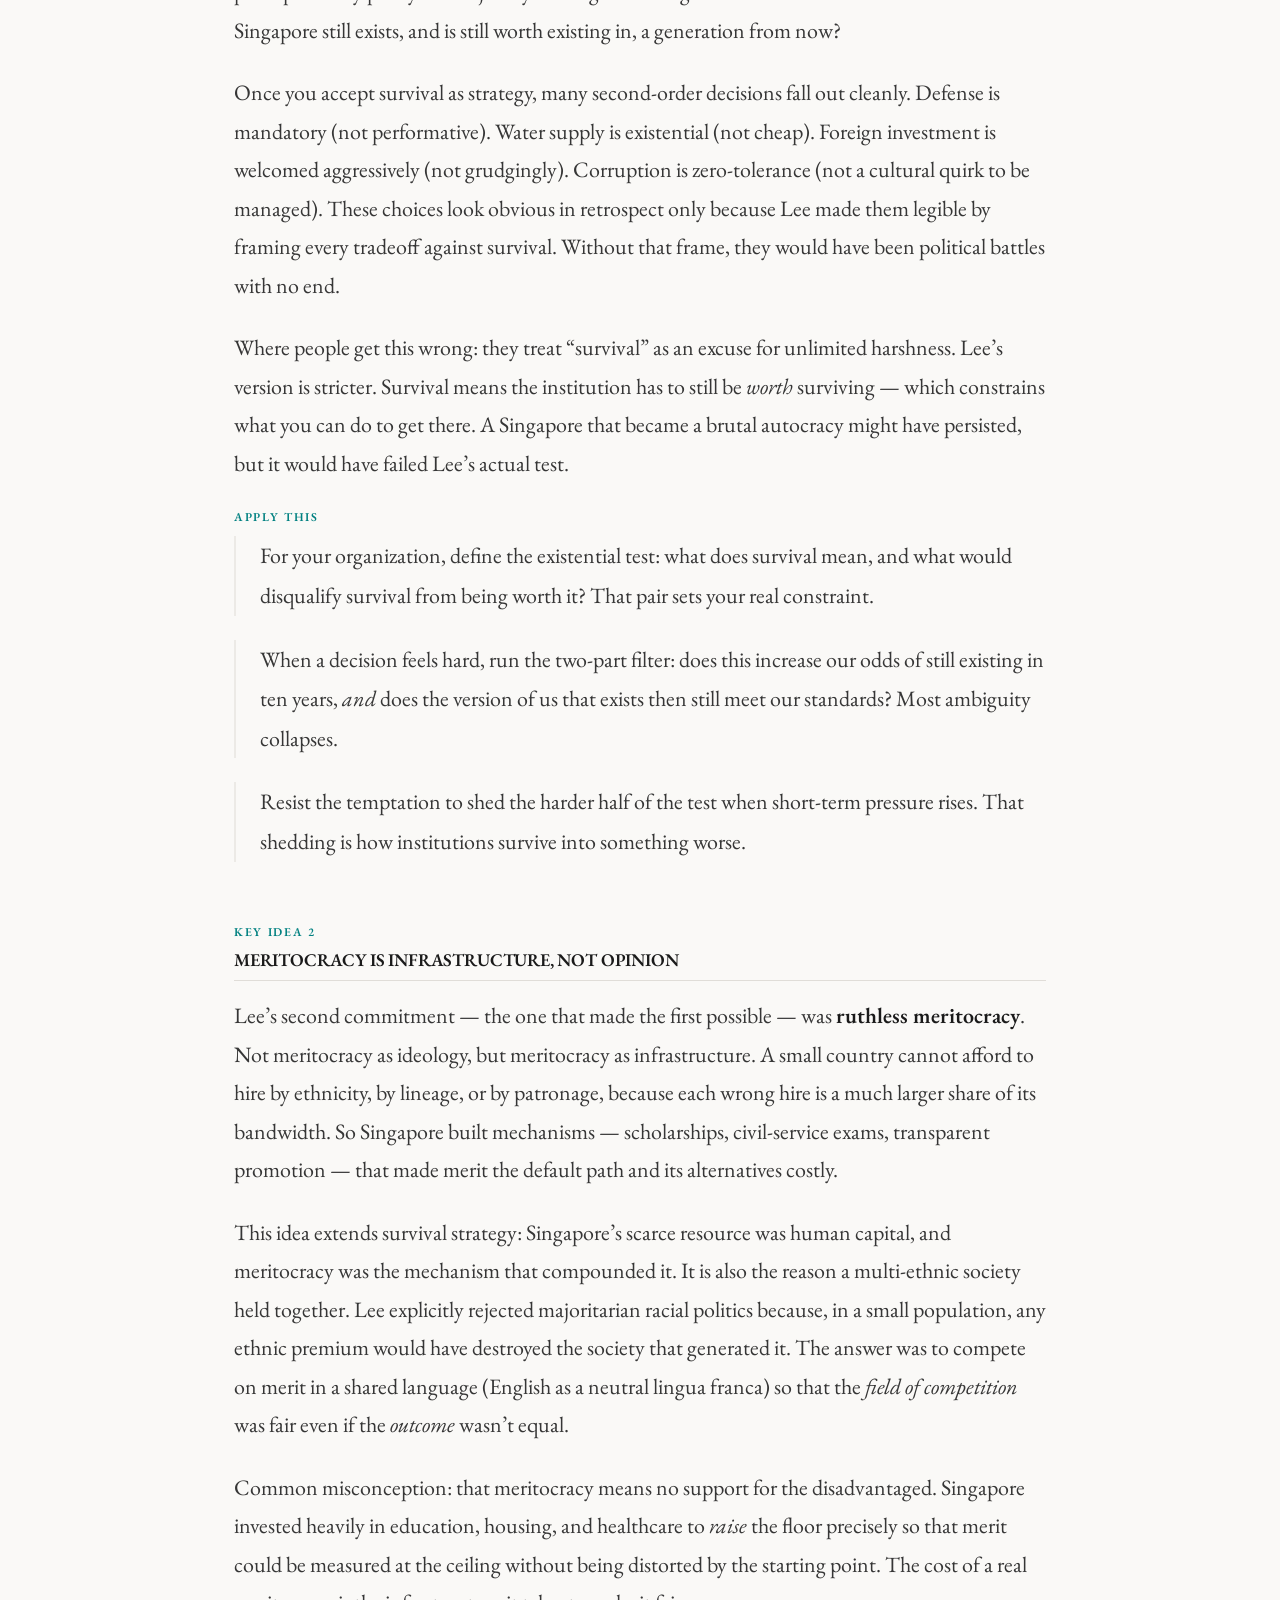
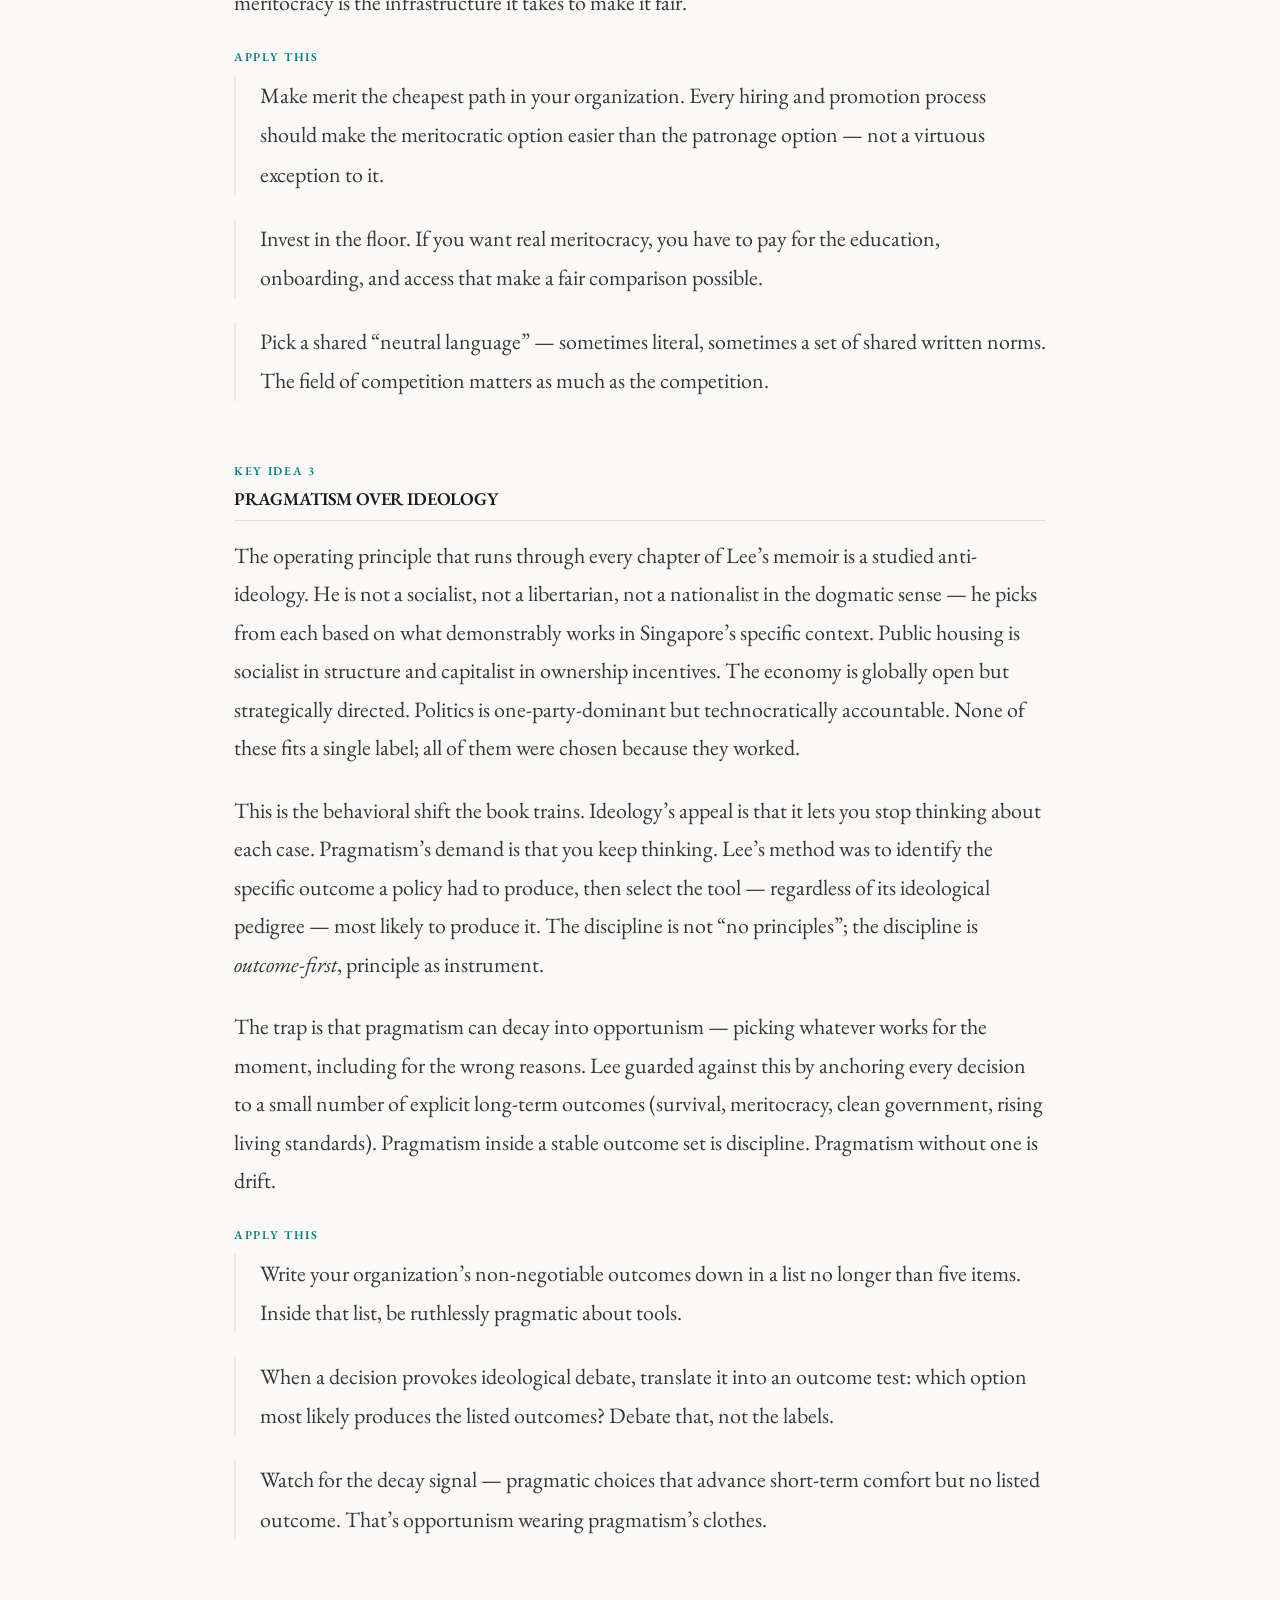
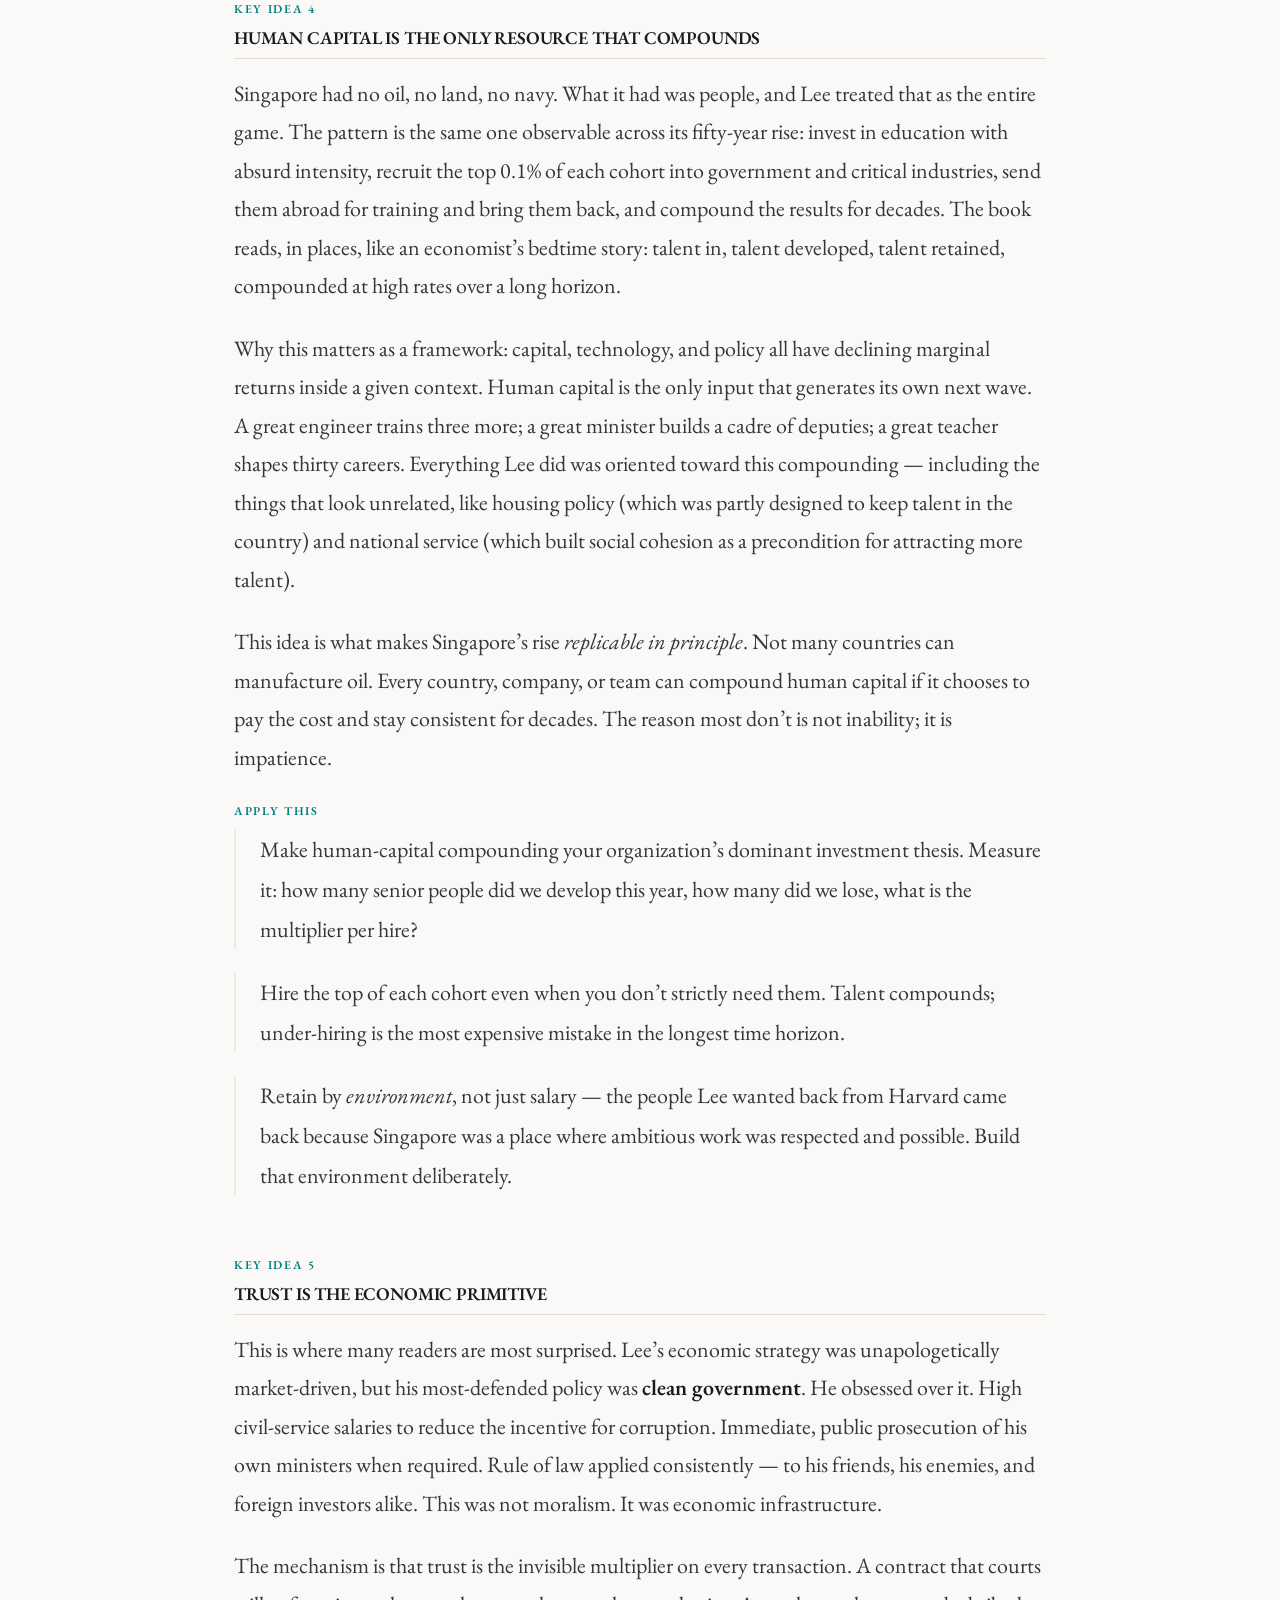
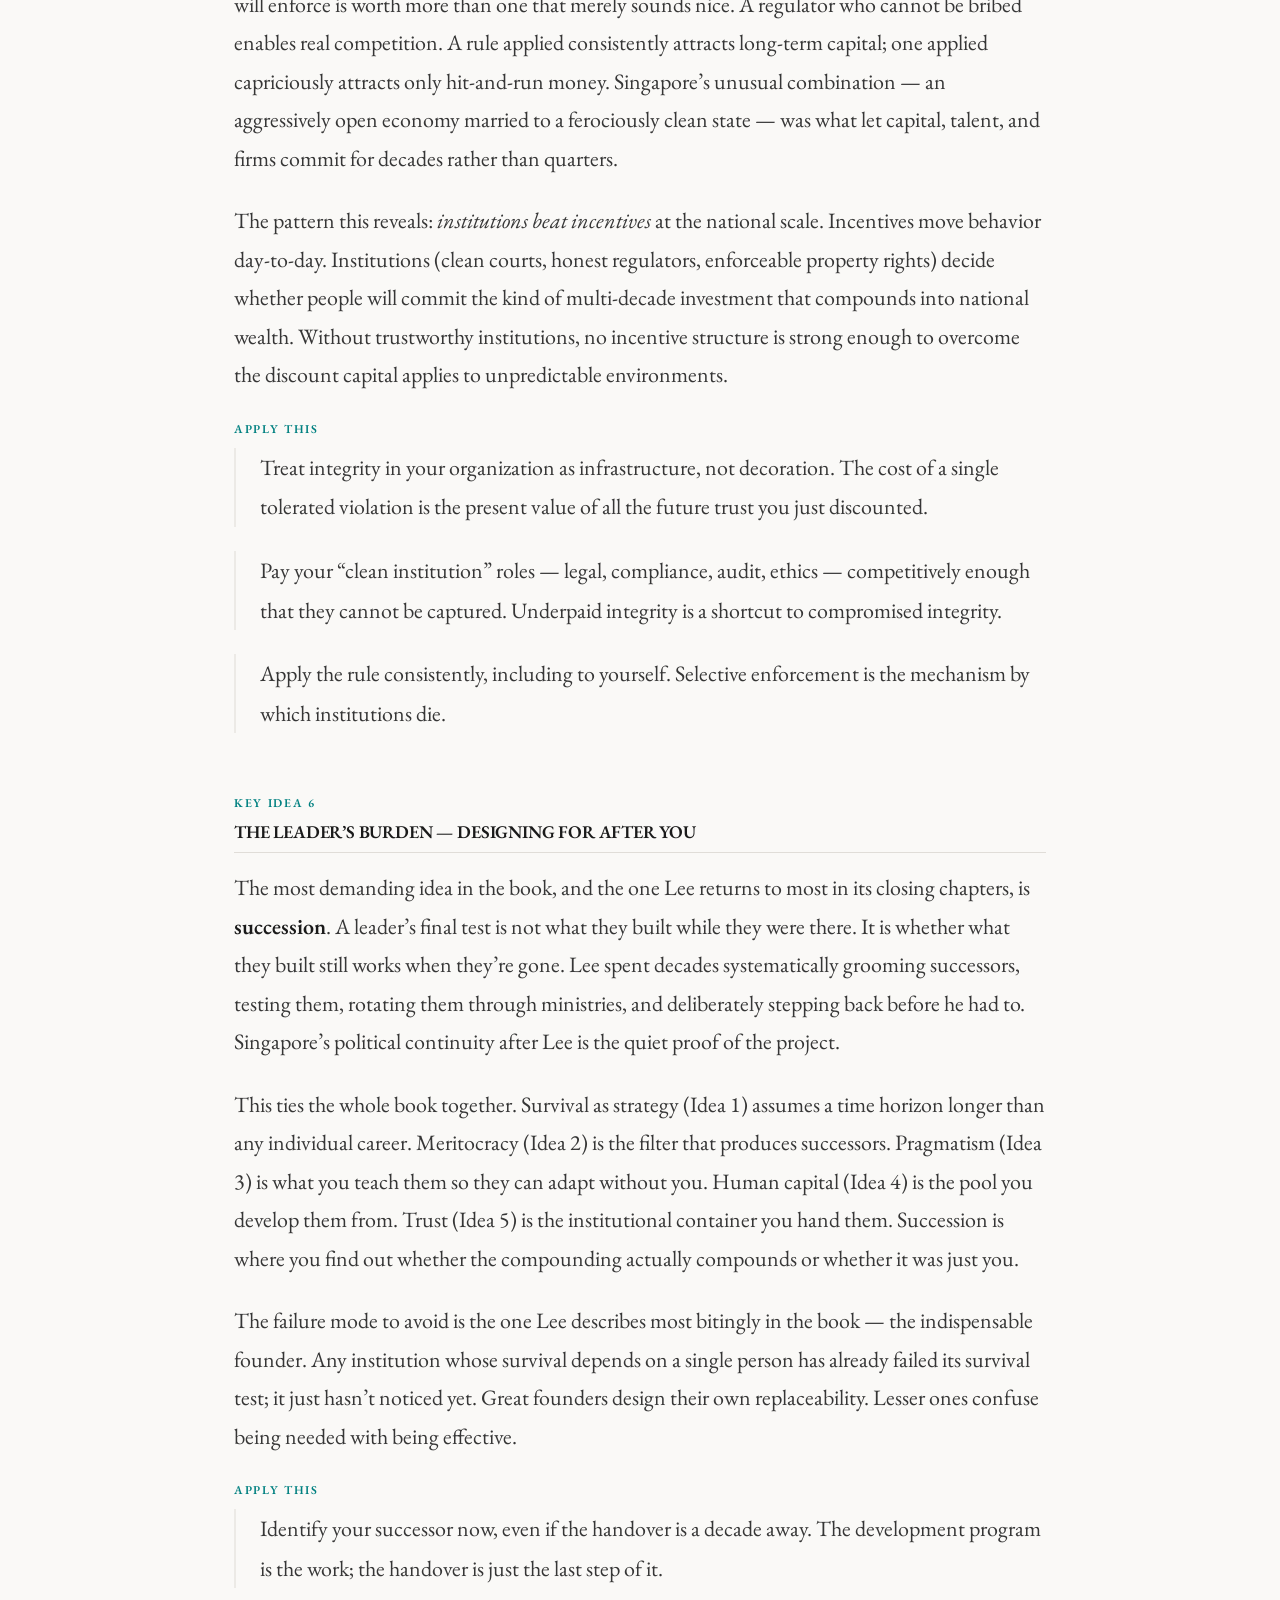
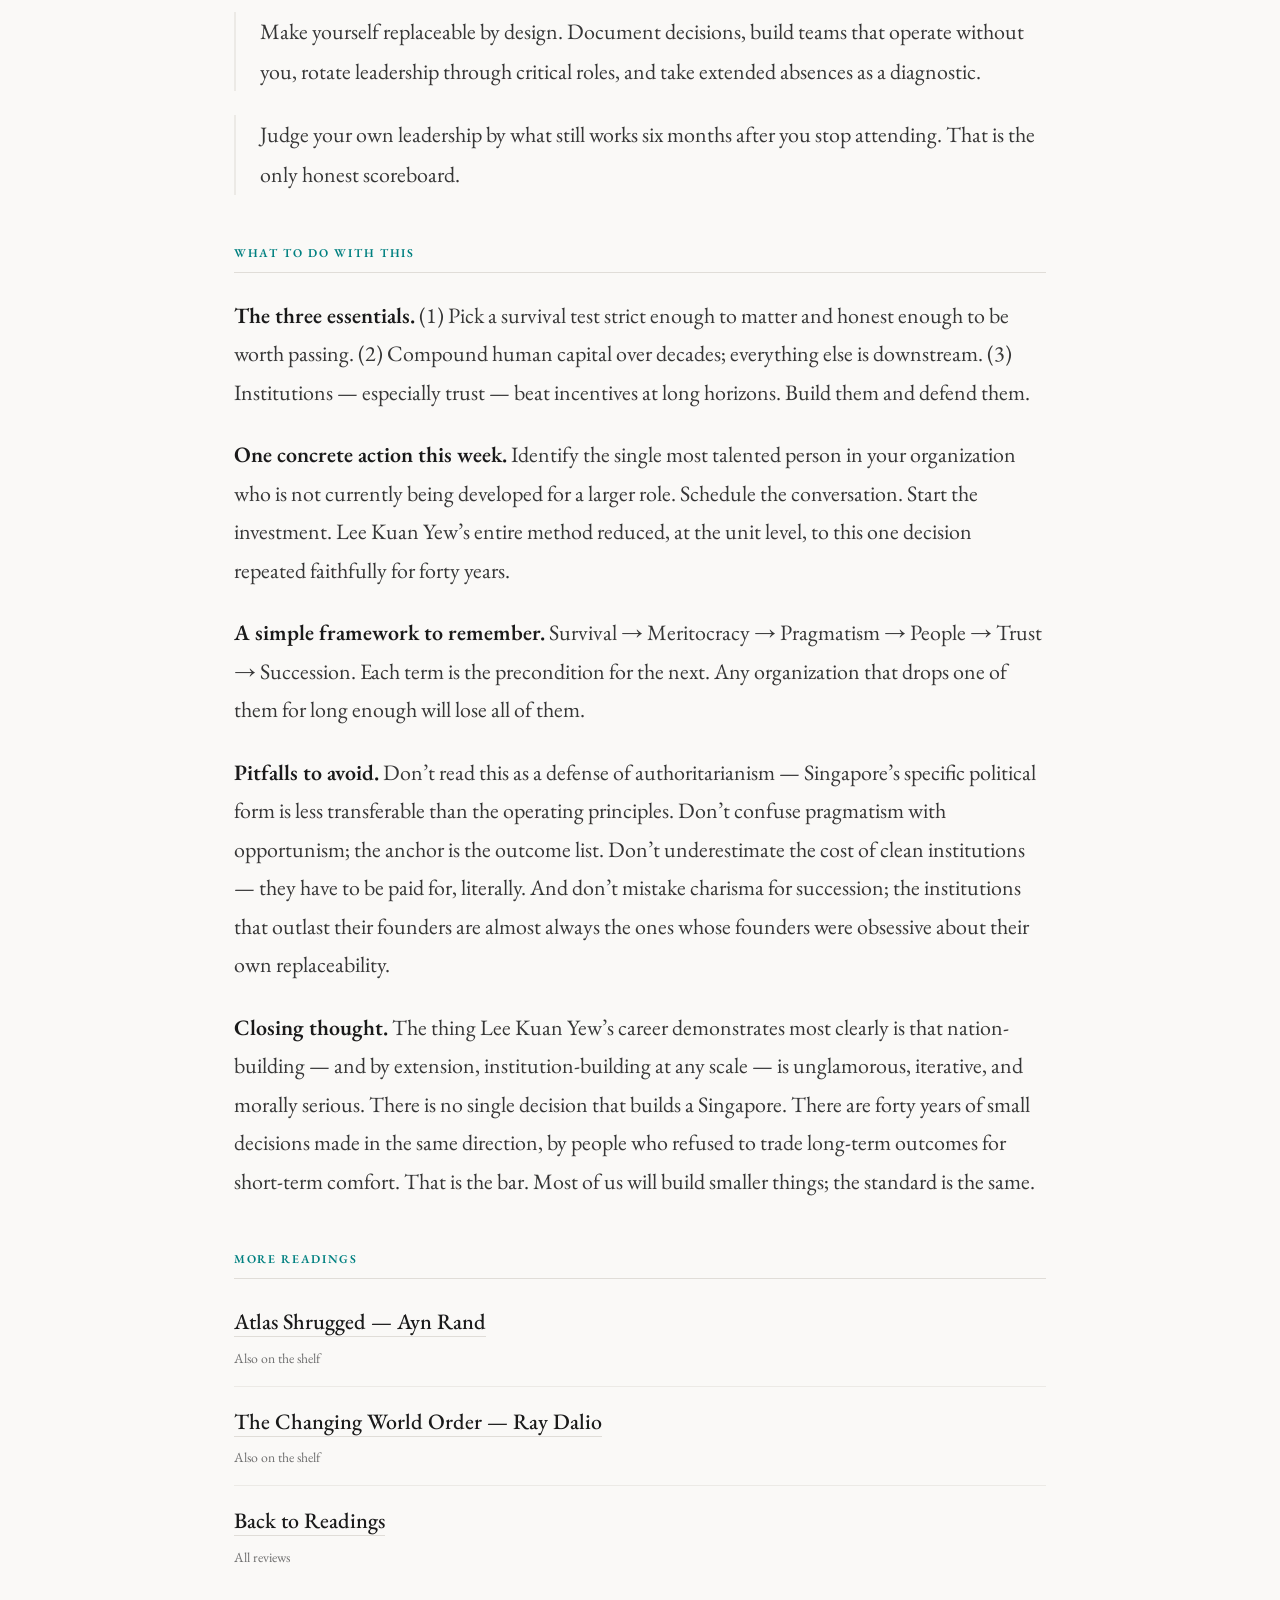
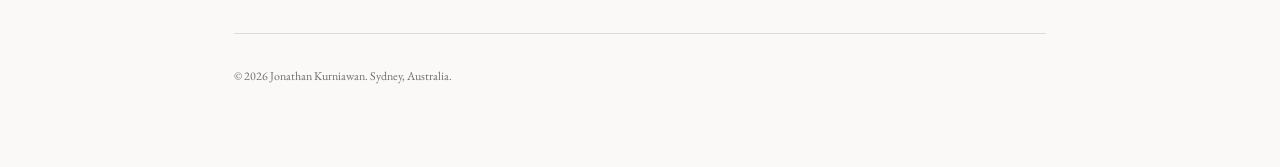
<file: readings/from-third-world-to-first/index.html>
<!DOCTYPE html>
<html lang="en">
<head>
<meta charset="UTF-8">
<meta name="viewport" content="width=device-width, initial-scale=1.0">
<title>From Third World to First &mdash; Readings &mdash; Jonathan Kurniawan</title>
<meta name="description" content="A working review of Lee Kuan Yew's From Third World to First: the operating manual for building institutions that outlast their founders.">
<link rel="preconnect" href="https://fonts.googleapis.com">
<link rel="preconnect" href="https://fonts.gstatic.com" crossorigin>
<link href="https://fonts.googleapis.com/css2?family=EB+Garamond:ital,wght@0,400;0,500;0,600;0,700;1,400;1,500&display=swap" rel="stylesheet">
<link rel="stylesheet" href="../../styles.css">
<script>
(function(){var t=localStorage.getItem('theme');if(t==='dark'||(!t&&window.matchMedia('(prefers-color-scheme: dark)').matches))document.documentElement.setAttribute('data-theme','dark')})();
</script>
</head>
<body>

<nav>
  <div class="nav-name"><a href="../../index.html">Jonathan Kurniawan</a></div>
  <ul class="nav-links">
    <li><a href="../../thinking.html">Thinking</a></li>
    <li><a href="../../work.html">Work</a></li>
    <li><a href="../" class="active">Readings</a></li>
    <li><a href="../../speaking.html">Speaking</a></li>
    <li><a href="../../about.html">About</a></li>
  </ul>
  <button class="theme-toggle" aria-label="Toggle dark mode">&#9790;</button>
</nav>

<div class="page">

  <div class="page-header">
    <h1>From Third World to First</h1>
    <p class="page-subtitle">Lee Kuan Yew on building Singapore from nothing &mdash; the operating manual for anyone serious about creating institutions that outlast them.</p>
  </div>

  <div class="book-meta">
    <span><strong>Author</strong> Lee Kuan Yew</span>
    <span><strong>Published</strong> 2000</span>
    <span><strong>Read time</strong> ~12 min</span>
    <span><strong>Genre</strong> Political memoir</span>
  </div>

  <section>
    <h2>Overview</h2>
    <div class="prose">
      <p>In 1965 Singapore was kicked out of Malaysia. It had no natural resources, no hinterland, no defense force, a fractured population of three ethnicities, and GDP per capita roughly on par with Ghana. Fifty years later it was wealthier than its former colonizer. <strong>From Third World to First</strong> is the firsthand account &mdash; by the person most responsible &mdash; of how that happened. It is also the clearest operating manual I&rsquo;ve read on building institutions that have to work when no one is coming to save you.</p>
      <p>Why it matters now: nation-building sounds like someone else&rsquo;s problem until you realize that every company, every team, and every community you build faces scaled-down versions of the same questions. How do you instill meritocracy without breeding resentment? How do you be pragmatic without being opportunistic? How do you design institutions that survive their founders? Lee Kuan Yew&rsquo;s answers are unusually concrete because he had to find ones that worked; idealism doesn&rsquo;t feed a country with no water.</p>
      <p>Who this is for: founders, CEOs, institutional builders, policy people, and anyone who has ever been handed responsibility for something that had to work, not just exist. What you&rsquo;ll gain: a pragmatic, morally serious framework for building organizations &mdash; and a clear-eyed view of the tradeoffs great builders actually make.</p>
      <p>The six ideas build: first the founding constraint (survival), then the non-negotiable infrastructure (meritocracy), then the operating principle (pragmatism over ideology), then the compounding engine (human capital), then the economic substrate (trust and rule of law), and finally the most difficult test &mdash; designing for life after you.</p>
    </div>
  </section>

  <section class="key-idea">
    <span class="idea-label">Key Idea 1</span>
    <h2 class="idea-title">Survival as Strategy</h2>
    <div class="prose">
      <p>Lee&rsquo;s starting frame is radical because it is honest: <strong>Singapore had no right to exist</strong>. A city-state with no hinterland, surrounded by much larger neighbors, ethnically divided, and freshly expelled from a federation. The standard advice &mdash; &ldquo;find your comparative advantage&rdquo; &mdash; was useless because there wasn&rsquo;t one yet. So Lee did something rare: he made <em>survival itself</em> the organizing principle. Every policy had to justify itself against a single test &mdash; does this increase the odds that Singapore still exists, and is still worth existing in, a generation from now?</p>
      <p>Once you accept survival as strategy, many second-order decisions fall out cleanly. Defense is mandatory (not performative). Water supply is existential (not cheap). Foreign investment is welcomed aggressively (not grudgingly). Corruption is zero-tolerance (not a cultural quirk to be managed). These choices look obvious in retrospect only because Lee made them legible by framing every tradeoff against survival. Without that frame, they would have been political battles with no end.</p>
      <p>Where people get this wrong: they treat &ldquo;survival&rdquo; as an excuse for unlimited harshness. Lee&rsquo;s version is stricter. Survival means the institution has to still be <em>worth</em> surviving &mdash; which constrains what you can do to get there. A Singapore that became a brutal autocracy might have persisted, but it would have failed Lee&rsquo;s actual test.</p>
    </div>
    <p class="apply-label">Apply this</p>
    <ul class="argument-list">
      <li>For your organization, define the existential test: what does survival mean, and what would disqualify survival from being worth it? That pair sets your real constraint.</li>
      <li>When a decision feels hard, run the two-part filter: does this increase our odds of still existing in ten years, <em>and</em> does the version of us that exists then still meet our standards? Most ambiguity collapses.</li>
      <li>Resist the temptation to shed the harder half of the test when short-term pressure rises. That shedding is how institutions survive into something worse.</li>
    </ul>
  </section>

  <section class="key-idea">
    <span class="idea-label">Key Idea 2</span>
    <h2 class="idea-title">Meritocracy Is Infrastructure, Not Opinion</h2>
    <div class="prose">
      <p>Lee&rsquo;s second commitment &mdash; the one that made the first possible &mdash; was <strong>ruthless meritocracy</strong>. Not meritocracy as ideology, but meritocracy as infrastructure. A small country cannot afford to hire by ethnicity, by lineage, or by patronage, because each wrong hire is a much larger share of its bandwidth. So Singapore built mechanisms &mdash; scholarships, civil-service exams, transparent promotion &mdash; that made merit the default path and its alternatives costly.</p>
      <p>This idea extends survival strategy: Singapore&rsquo;s scarce resource was human capital, and meritocracy was the mechanism that compounded it. It is also the reason a multi-ethnic society held together. Lee explicitly rejected majoritarian racial politics because, in a small population, any ethnic premium would have destroyed the society that generated it. The answer was to compete on merit in a shared language (English as a neutral lingua franca) so that the <em>field of competition</em> was fair even if the <em>outcome</em> wasn&rsquo;t equal.</p>
      <p>Common misconception: that meritocracy means no support for the disadvantaged. Singapore invested heavily in education, housing, and healthcare to <em>raise</em> the floor precisely so that merit could be measured at the ceiling without being distorted by the starting point. The cost of a real meritocracy is the infrastructure it takes to make it fair.</p>
    </div>
    <p class="apply-label">Apply this</p>
    <ul class="argument-list">
      <li>Make merit the cheapest path in your organization. Every hiring and promotion process should make the meritocratic option easier than the patronage option &mdash; not a virtuous exception to it.</li>
      <li>Invest in the floor. If you want real meritocracy, you have to pay for the education, onboarding, and access that make a fair comparison possible.</li>
      <li>Pick a shared &ldquo;neutral language&rdquo; &mdash; sometimes literal, sometimes a set of shared written norms. The field of competition matters as much as the competition.</li>
    </ul>
  </section>

  <section class="key-idea">
    <span class="idea-label">Key Idea 3</span>
    <h2 class="idea-title">Pragmatism Over Ideology</h2>
    <div class="prose">
      <p>The operating principle that runs through every chapter of Lee&rsquo;s memoir is a studied anti-ideology. He is not a socialist, not a libertarian, not a nationalist in the dogmatic sense &mdash; he picks from each based on what demonstrably works in Singapore&rsquo;s specific context. Public housing is socialist in structure and capitalist in ownership incentives. The economy is globally open but strategically directed. Politics is one-party-dominant but technocratically accountable. None of these fits a single label; all of them were chosen because they worked.</p>
      <p>This is the behavioral shift the book trains. Ideology&rsquo;s appeal is that it lets you stop thinking about each case. Pragmatism&rsquo;s demand is that you keep thinking. Lee&rsquo;s method was to identify the specific outcome a policy had to produce, then select the tool &mdash; regardless of its ideological pedigree &mdash; most likely to produce it. The discipline is not &ldquo;no principles&rdquo;; the discipline is <em>outcome-first</em>, principle as instrument.</p>
      <p>The trap is that pragmatism can decay into opportunism &mdash; picking whatever works for the moment, including for the wrong reasons. Lee guarded against this by anchoring every decision to a small number of explicit long-term outcomes (survival, meritocracy, clean government, rising living standards). Pragmatism inside a stable outcome set is discipline. Pragmatism without one is drift.</p>
    </div>
    <p class="apply-label">Apply this</p>
    <ul class="argument-list">
      <li>Write your organization&rsquo;s non-negotiable outcomes down in a list no longer than five items. Inside that list, be ruthlessly pragmatic about tools.</li>
      <li>When a decision provokes ideological debate, translate it into an outcome test: which option most likely produces the listed outcomes? Debate that, not the labels.</li>
      <li>Watch for the decay signal &mdash; pragmatic choices that advance short-term comfort but no listed outcome. That&rsquo;s opportunism wearing pragmatism&rsquo;s clothes.</li>
    </ul>
  </section>

  <section class="key-idea">
    <span class="idea-label">Key Idea 4</span>
    <h2 class="idea-title">Human Capital Is the Only Resource That Compounds</h2>
    <div class="prose">
      <p>Singapore had no oil, no land, no navy. What it had was people, and Lee treated that as the entire game. The pattern is the same one observable across its fifty-year rise: invest in education with absurd intensity, recruit the top 0.1% of each cohort into government and critical industries, send them abroad for training and bring them back, and compound the results for decades. The book reads, in places, like an economist&rsquo;s bedtime story: talent in, talent developed, talent retained, compounded at high rates over a long horizon.</p>
      <p>Why this matters as a framework: capital, technology, and policy all have declining marginal returns inside a given context. Human capital is the only input that generates its own next wave. A great engineer trains three more; a great minister builds a cadre of deputies; a great teacher shapes thirty careers. Everything Lee did was oriented toward this compounding &mdash; including the things that look unrelated, like housing policy (which was partly designed to keep talent in the country) and national service (which built social cohesion as a precondition for attracting more talent).</p>
      <p>This idea is what makes Singapore&rsquo;s rise <em>replicable in principle</em>. Not many countries can manufacture oil. Every country, company, or team can compound human capital if it chooses to pay the cost and stay consistent for decades. The reason most don&rsquo;t is not inability; it is impatience.</p>
    </div>
    <p class="apply-label">Apply this</p>
    <ul class="argument-list">
      <li>Make human-capital compounding your organization&rsquo;s dominant investment thesis. Measure it: how many senior people did we develop this year, how many did we lose, what is the multiplier per hire?</li>
      <li>Hire the top of each cohort even when you don&rsquo;t strictly need them. Talent compounds; under-hiring is the most expensive mistake in the longest time horizon.</li>
      <li>Retain by <em>environment</em>, not just salary &mdash; the people Lee wanted back from Harvard came back because Singapore was a place where ambitious work was respected and possible. Build that environment deliberately.</li>
    </ul>
  </section>

  <section class="key-idea">
    <span class="idea-label">Key Idea 5</span>
    <h2 class="idea-title">Trust Is the Economic Primitive</h2>
    <div class="prose">
      <p>This is where many readers are most surprised. Lee&rsquo;s economic strategy was unapologetically market-driven, but his most-defended policy was <strong>clean government</strong>. He obsessed over it. High civil-service salaries to reduce the incentive for corruption. Immediate, public prosecution of his own ministers when required. Rule of law applied consistently &mdash; to his friends, his enemies, and foreign investors alike. This was not moralism. It was economic infrastructure.</p>
      <p>The mechanism is that trust is the invisible multiplier on every transaction. A contract that courts will enforce is worth more than one that merely sounds nice. A regulator who cannot be bribed enables real competition. A rule applied consistently attracts long-term capital; one applied capriciously attracts only hit-and-run money. Singapore&rsquo;s unusual combination &mdash; an aggressively open economy married to a ferociously clean state &mdash; was what let capital, talent, and firms commit for decades rather than quarters.</p>
      <p>The pattern this reveals: <em>institutions beat incentives</em> at the national scale. Incentives move behavior day-to-day. Institutions (clean courts, honest regulators, enforceable property rights) decide whether people will commit the kind of multi-decade investment that compounds into national wealth. Without trustworthy institutions, no incentive structure is strong enough to overcome the discount capital applies to unpredictable environments.</p>
    </div>
    <p class="apply-label">Apply this</p>
    <ul class="argument-list">
      <li>Treat integrity in your organization as infrastructure, not decoration. The cost of a single tolerated violation is the present value of all the future trust you just discounted.</li>
      <li>Pay your &ldquo;clean institution&rdquo; roles &mdash; legal, compliance, audit, ethics &mdash; competitively enough that they cannot be captured. Underpaid integrity is a shortcut to compromised integrity.</li>
      <li>Apply the rule consistently, including to yourself. Selective enforcement is the mechanism by which institutions die.</li>
    </ul>
  </section>

  <section class="key-idea">
    <span class="idea-label">Key Idea 6</span>
    <h2 class="idea-title">The Leader&rsquo;s Burden &mdash; Designing for After You</h2>
    <div class="prose">
      <p>The most demanding idea in the book, and the one Lee returns to most in its closing chapters, is <strong>succession</strong>. A leader&rsquo;s final test is not what they built while they were there. It is whether what they built still works when they&rsquo;re gone. Lee spent decades systematically grooming successors, testing them, rotating them through ministries, and deliberately stepping back before he had to. Singapore&rsquo;s political continuity after Lee is the quiet proof of the project.</p>
      <p>This ties the whole book together. Survival as strategy (Idea 1) assumes a time horizon longer than any individual career. Meritocracy (Idea 2) is the filter that produces successors. Pragmatism (Idea 3) is what you teach them so they can adapt without you. Human capital (Idea 4) is the pool you develop them from. Trust (Idea 5) is the institutional container you hand them. Succession is where you find out whether the compounding actually compounds or whether it was just you.</p>
      <p>The failure mode to avoid is the one Lee describes most bitingly in the book &mdash; the indispensable founder. Any institution whose survival depends on a single person has already failed its survival test; it just hasn&rsquo;t noticed yet. Great founders design their own replaceability. Lesser ones confuse being needed with being effective.</p>
    </div>
    <p class="apply-label">Apply this</p>
    <ul class="argument-list">
      <li>Identify your successor now, even if the handover is a decade away. The development program is the work; the handover is just the last step of it.</li>
      <li>Make yourself replaceable by design. Document decisions, build teams that operate without you, rotate leadership through critical roles, and take extended absences as a diagnostic.</li>
      <li>Judge your own leadership by what still works six months after you stop attending. That is the only honest scoreboard.</li>
    </ul>
  </section>

  <section>
    <h2>What to Do With This</h2>
    <div class="prose">
      <p><strong>The three essentials.</strong> (1) Pick a survival test strict enough to matter and honest enough to be worth passing. (2) Compound human capital over decades; everything else is downstream. (3) Institutions &mdash; especially trust &mdash; beat incentives at long horizons. Build them and defend them.</p>
      <p><strong>One concrete action this week.</strong> Identify the single most talented person in your organization who is not currently being developed for a larger role. Schedule the conversation. Start the investment. Lee Kuan Yew&rsquo;s entire method reduced, at the unit level, to this one decision repeated faithfully for forty years.</p>
      <p><strong>A simple framework to remember.</strong> Survival &rarr; Meritocracy &rarr; Pragmatism &rarr; People &rarr; Trust &rarr; Succession. Each term is the precondition for the next. Any organization that drops one of them for long enough will lose all of them.</p>
      <p><strong>Pitfalls to avoid.</strong> Don&rsquo;t read this as a defense of authoritarianism &mdash; Singapore&rsquo;s specific political form is less transferable than the operating principles. Don&rsquo;t confuse pragmatism with opportunism; the anchor is the outcome list. Don&rsquo;t underestimate the cost of clean institutions &mdash; they have to be paid for, literally. And don&rsquo;t mistake charisma for succession; the institutions that outlast their founders are almost always the ones whose founders were obsessive about their own replaceability.</p>
      <p><strong>Closing thought.</strong> The thing Lee Kuan Yew&rsquo;s career demonstrates most clearly is that nation-building &mdash; and by extension, institution-building at any scale &mdash; is unglamorous, iterative, and morally serious. There is no single decision that builds a Singapore. There are forty years of small decisions made in the same direction, by people who refused to trade long-term outcomes for short-term comfort. That is the bar. Most of us will build smaller things; the standard is the same.</p>
    </div>
  </section>

  <section>
    <h2>More Readings</h2>
    <ul class="entry-list">
      <li>
        <a href="../atlas-shrugged/">Atlas Shrugged &mdash; Ayn Rand</a>
        <div class="entry-meta">Also on the shelf</div>
      </li>
      <li>
        <a href="../the-changing-world-order/">The Changing World Order &mdash; Ray Dalio</a>
        <div class="entry-meta">Also on the shelf</div>
      </li>
      <li>
        <a href="../">Back to Readings</a>
        <div class="entry-meta">All reviews</div>
      </li>
    </ul>
  </section>

  <div class="footer">
    <p>&copy; 2026 Jonathan Kurniawan. Sydney, Australia.</p>
  </div>

</div>

<script>
(function() {
  var btn = document.querySelector('.theme-toggle');
  var html = document.documentElement;
  var stored = localStorage.getItem('theme');
  if (stored === 'dark' || (!stored && window.matchMedia('(prefers-color-scheme: dark)').matches)) {
    html.setAttribute('data-theme', 'dark');
    btn.innerHTML = '&#9788;';
  }
  btn.addEventListener('click', function() {
    var isDark = html.getAttribute('data-theme') === 'dark';
    if (isDark) {
      html.removeAttribute('data-theme');
      btn.innerHTML = '&#9790;';
      localStorage.setItem('theme', 'light');
    } else {
      html.setAttribute('data-theme', 'dark');
      btn.innerHTML = '&#9788;';
      localStorage.setItem('theme', 'dark');
    }
  });
})();
</script>
</body>
</html>
</content>
</invoke>
</file>
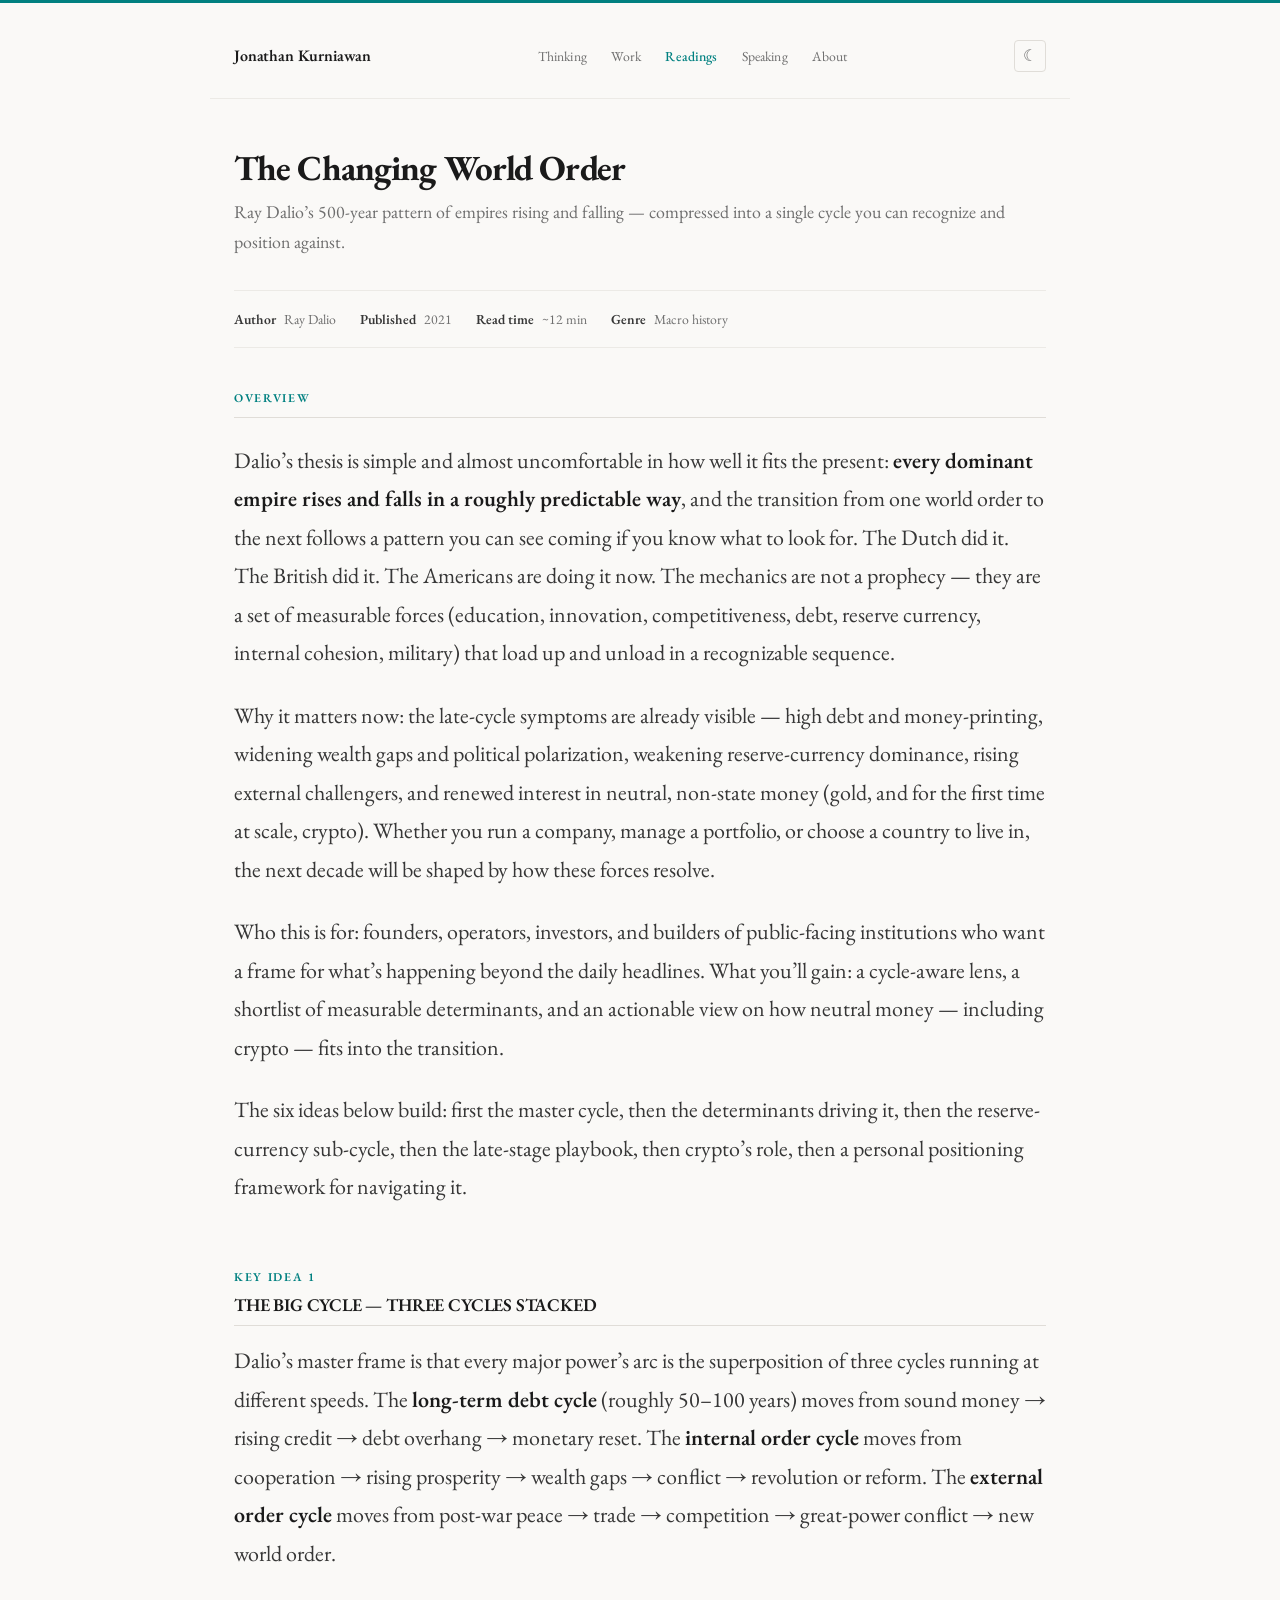
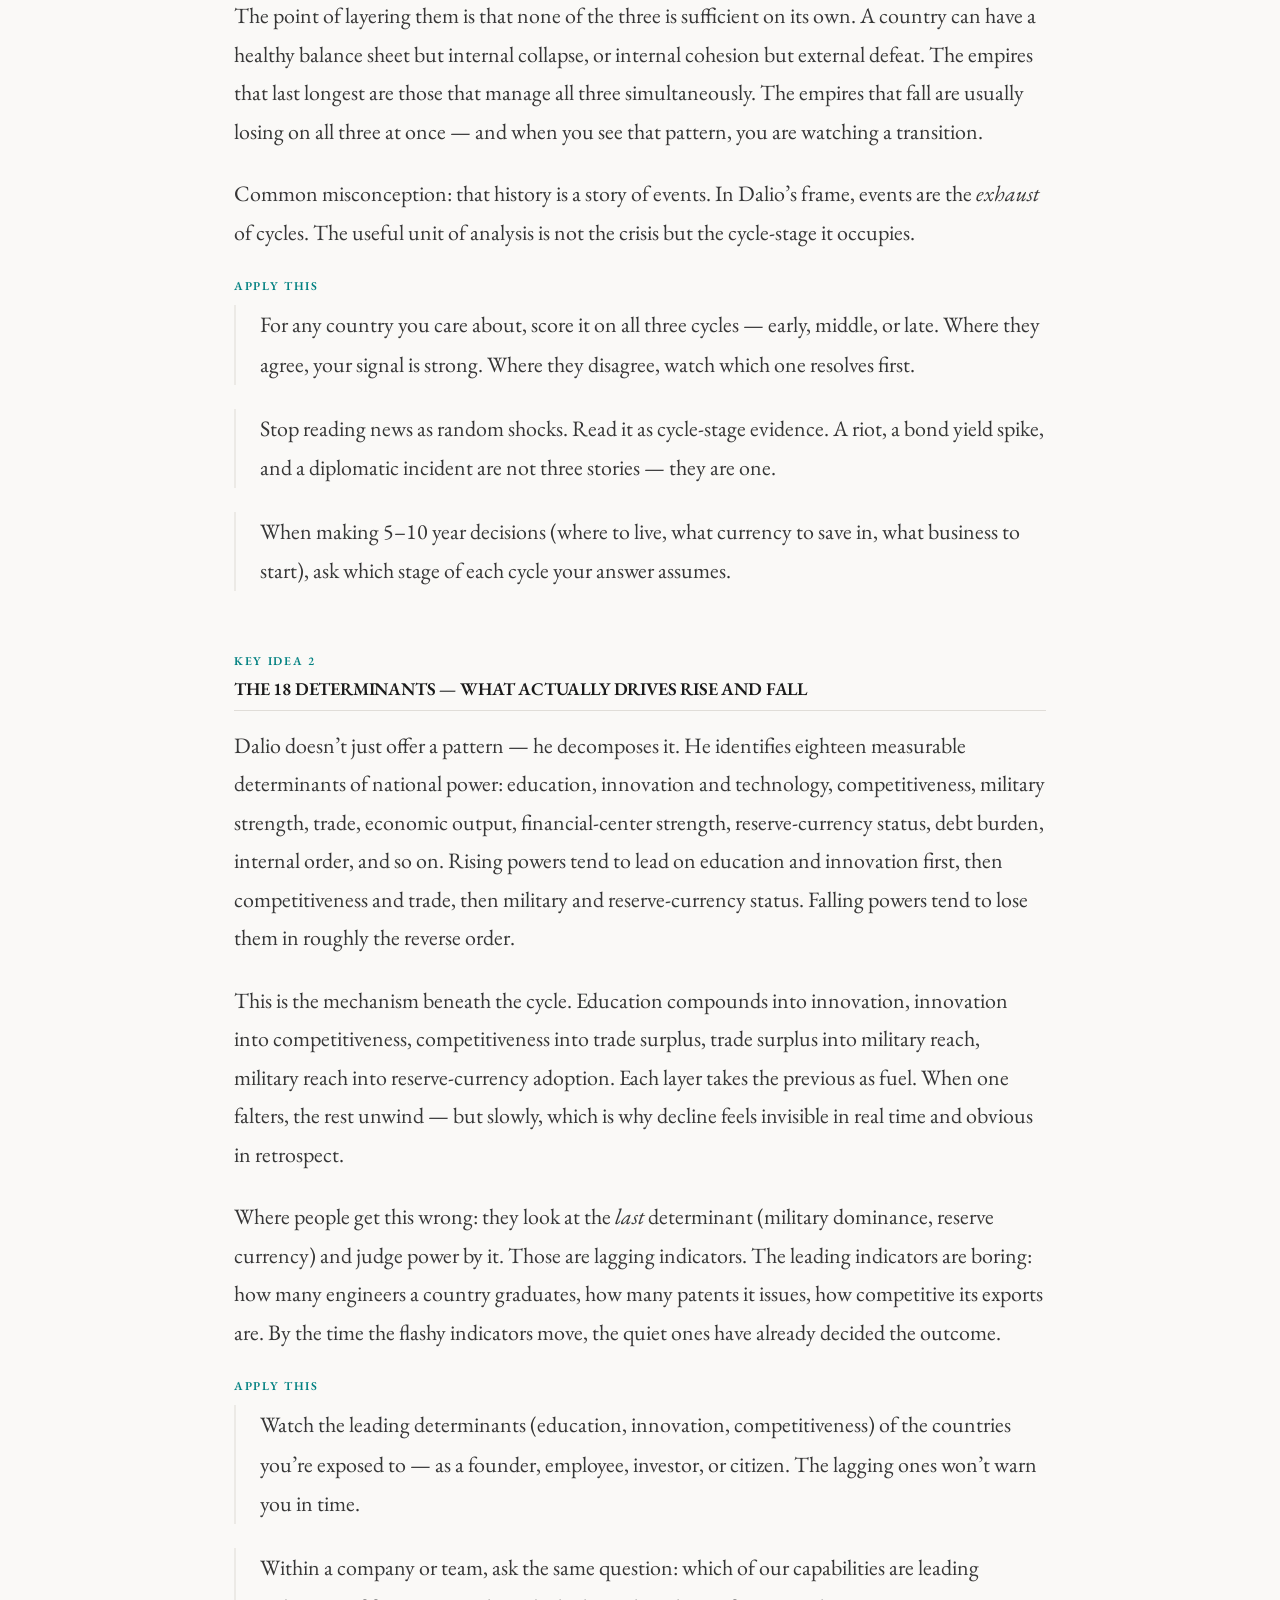
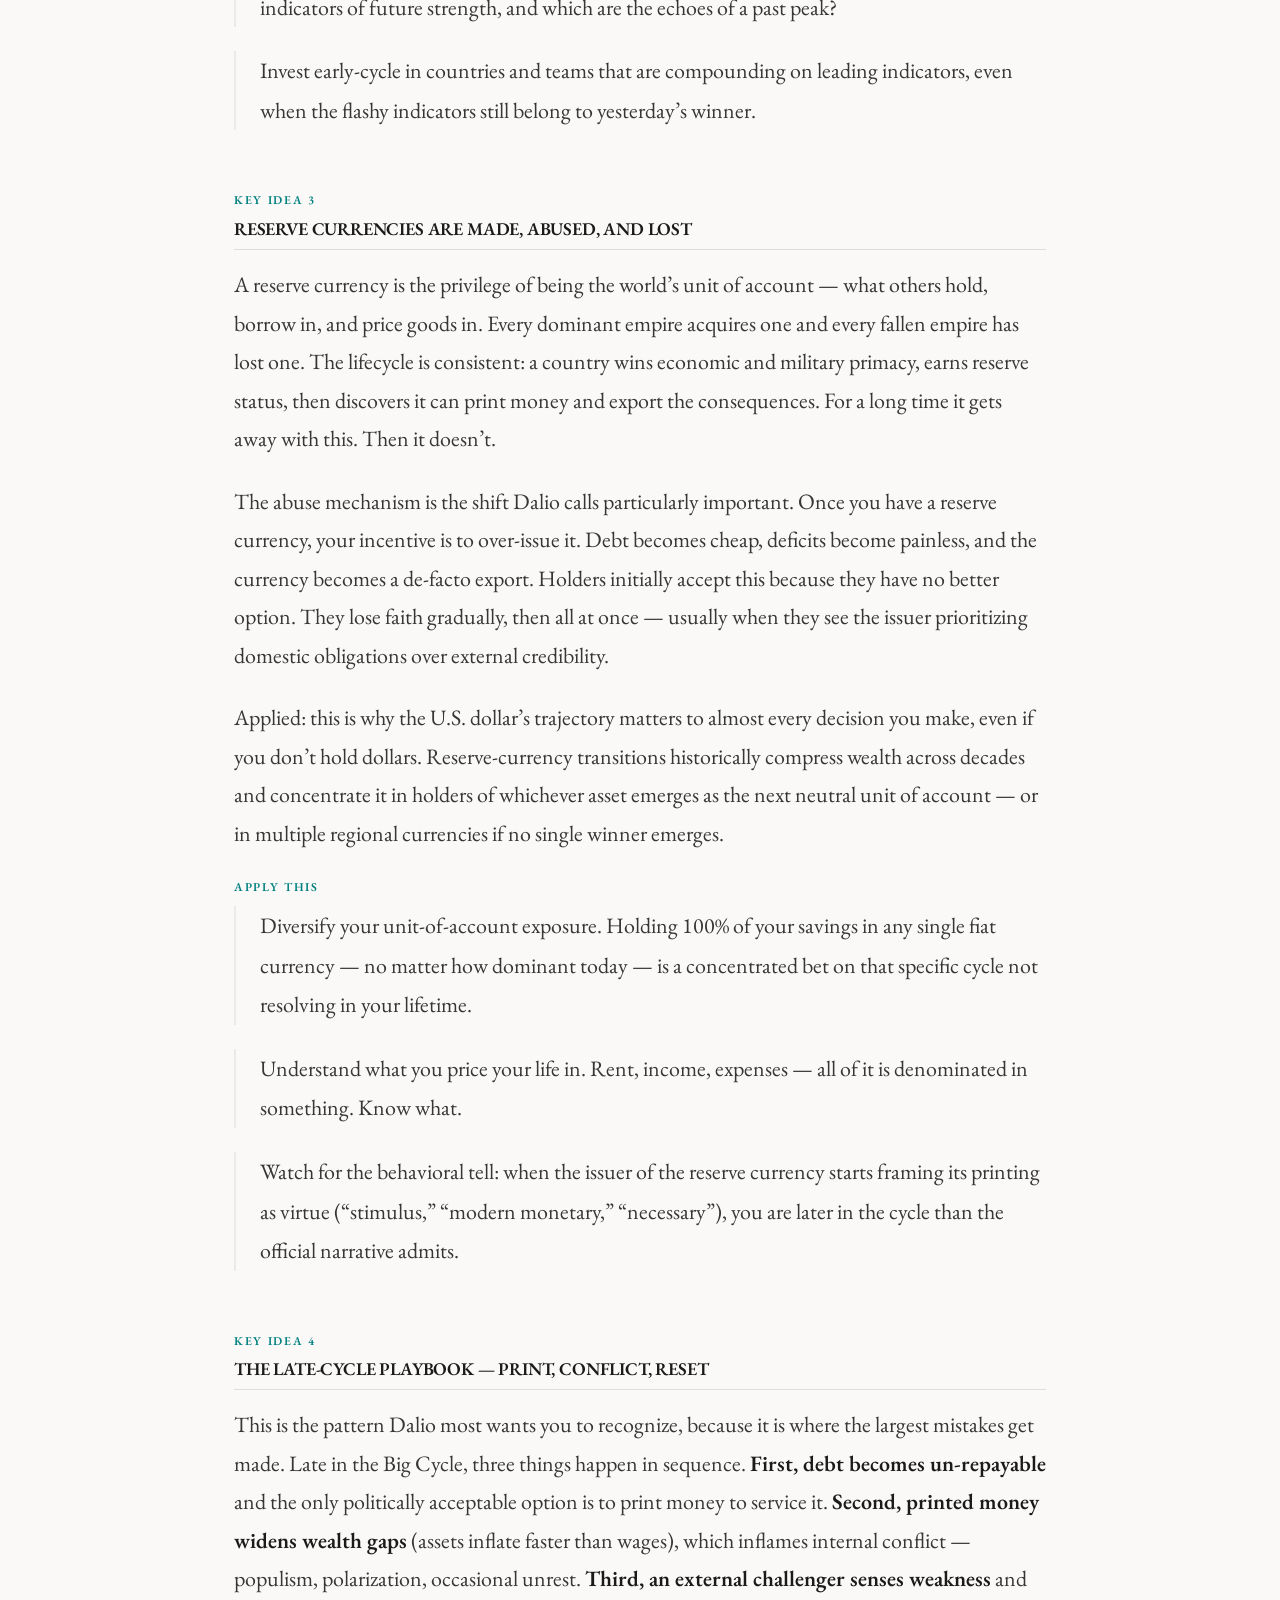
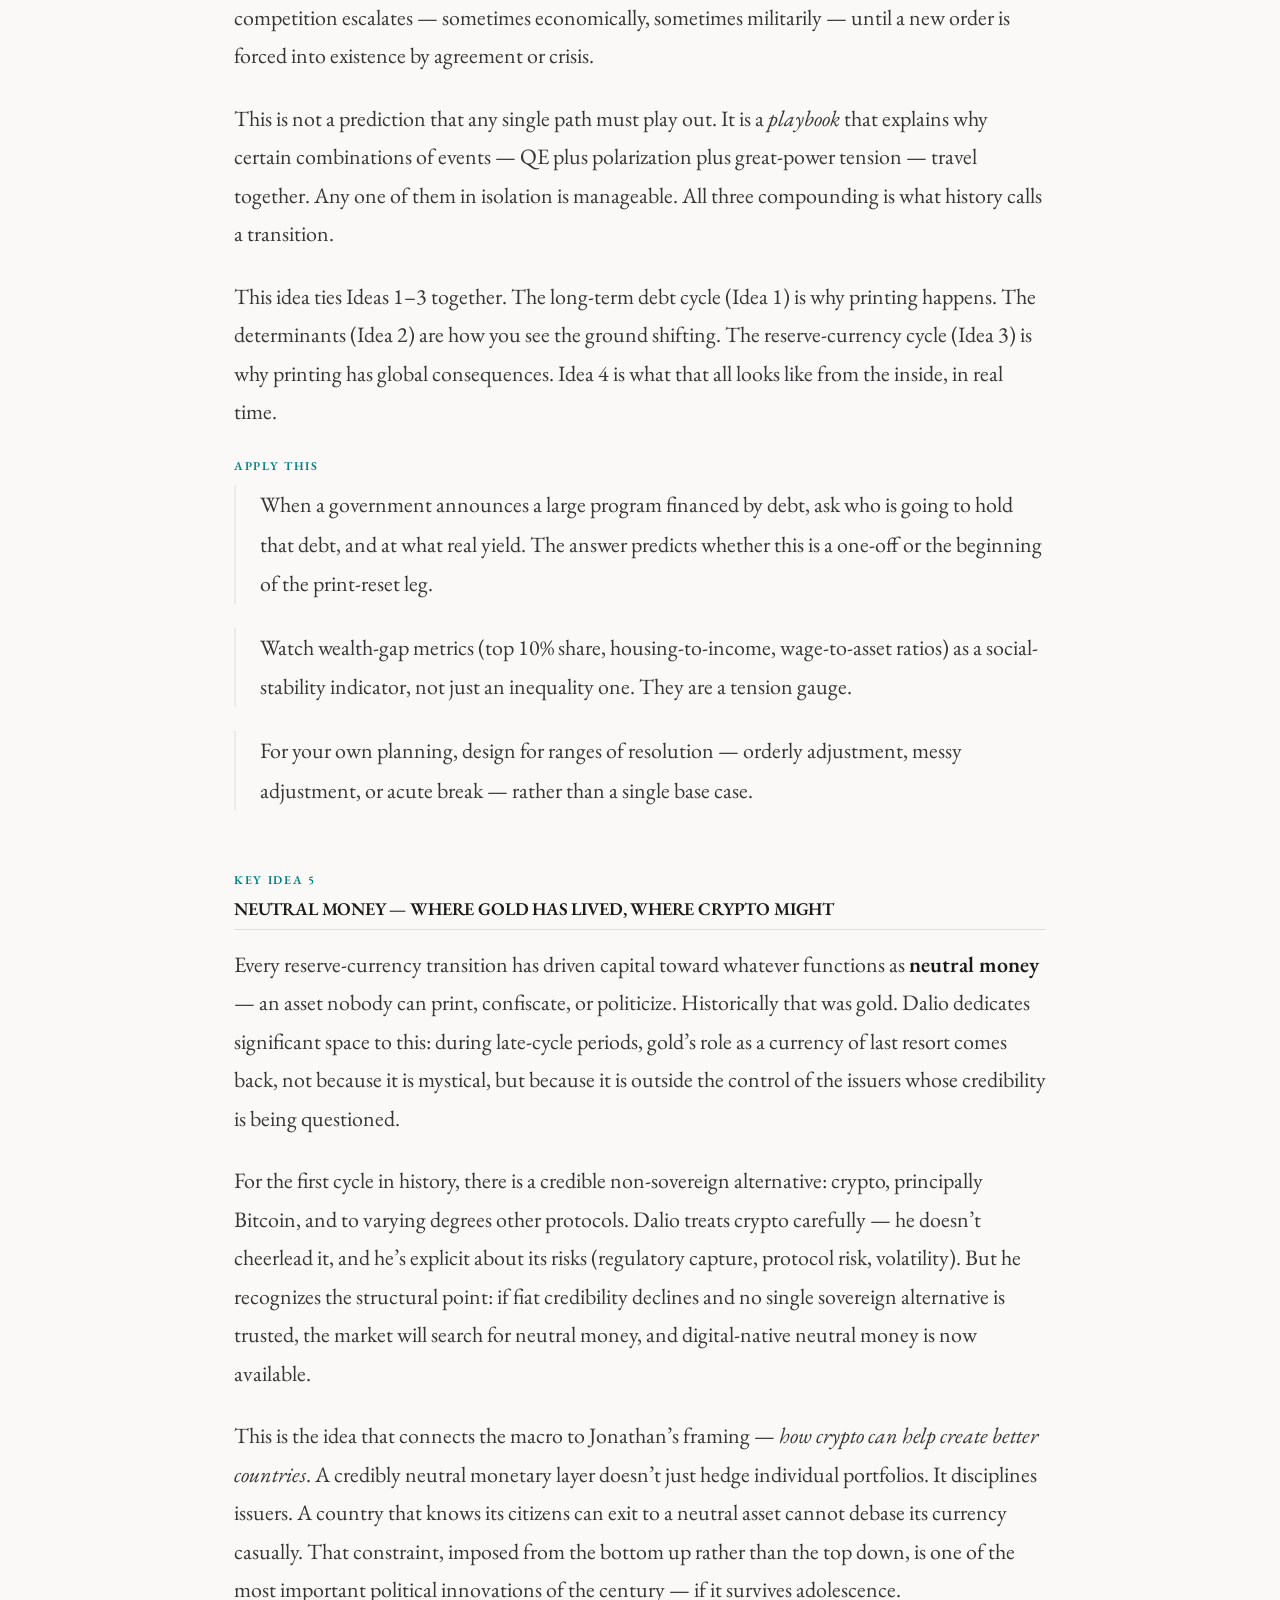
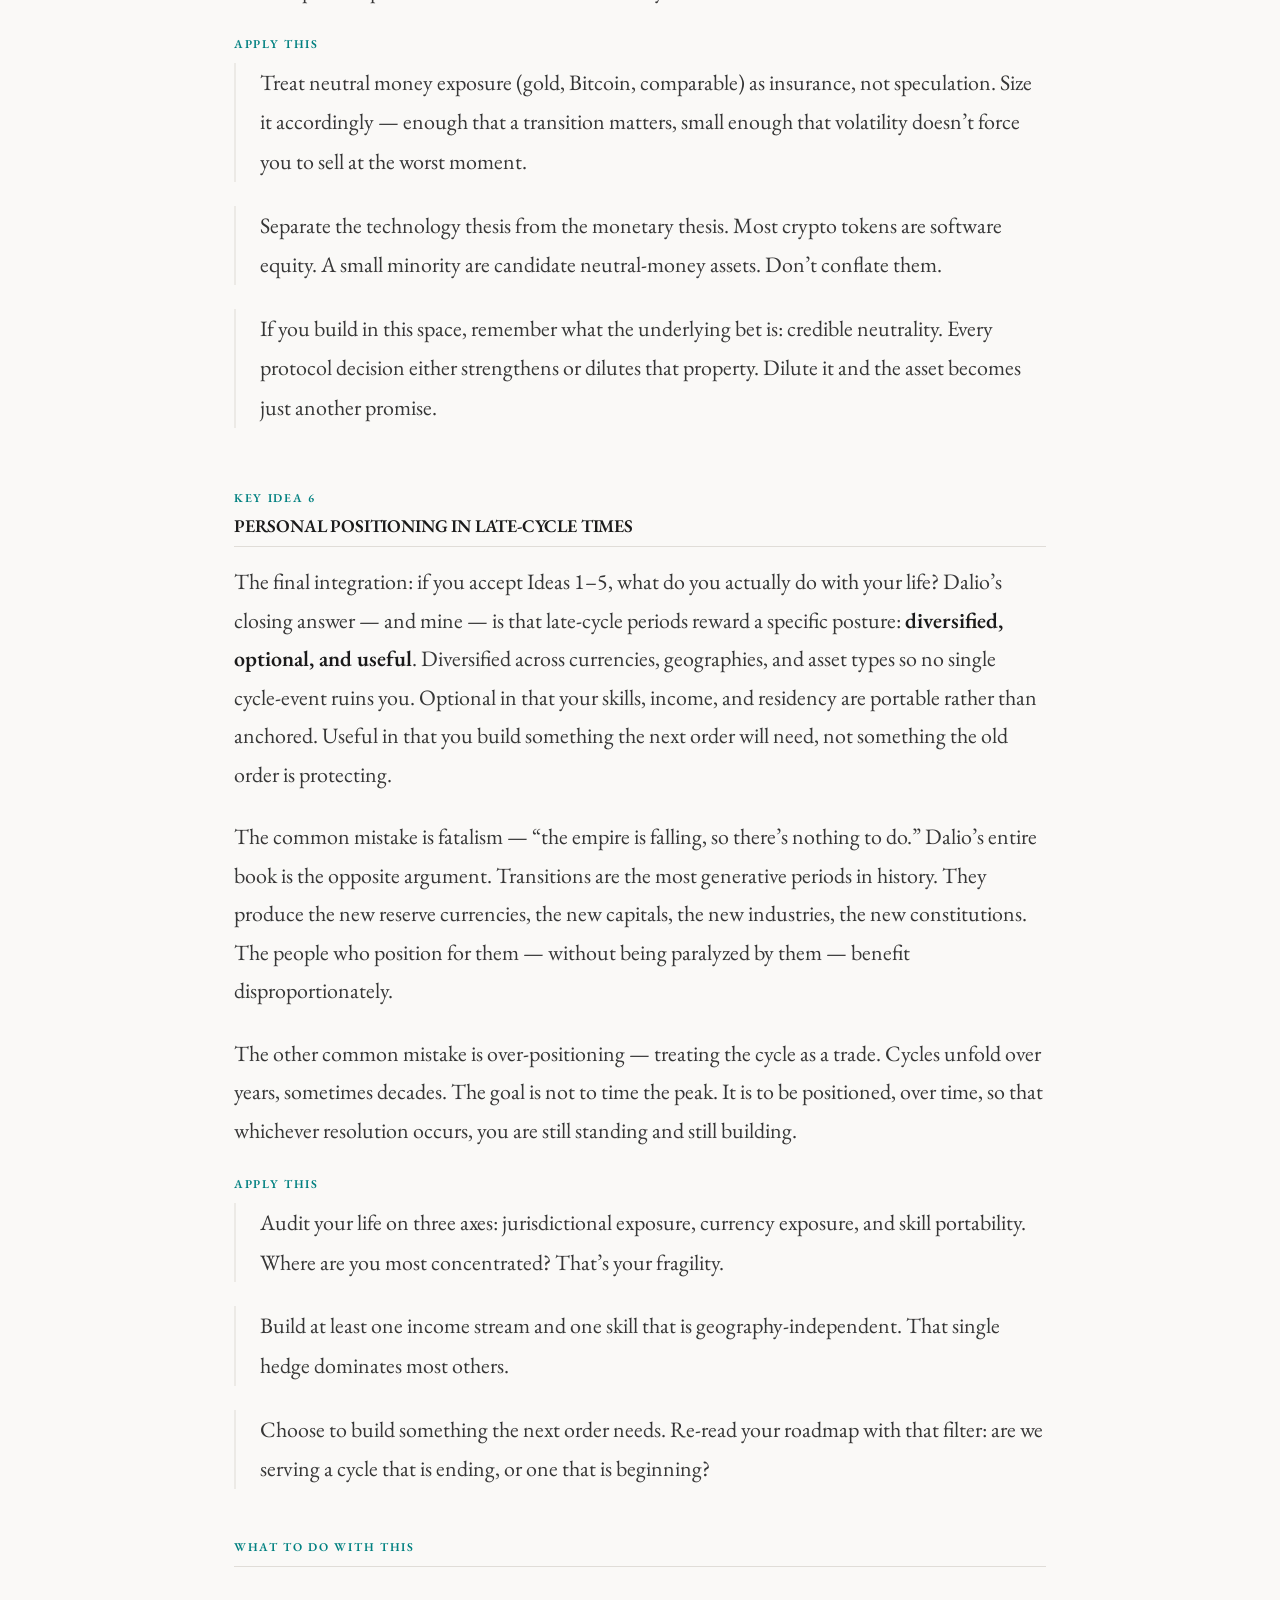
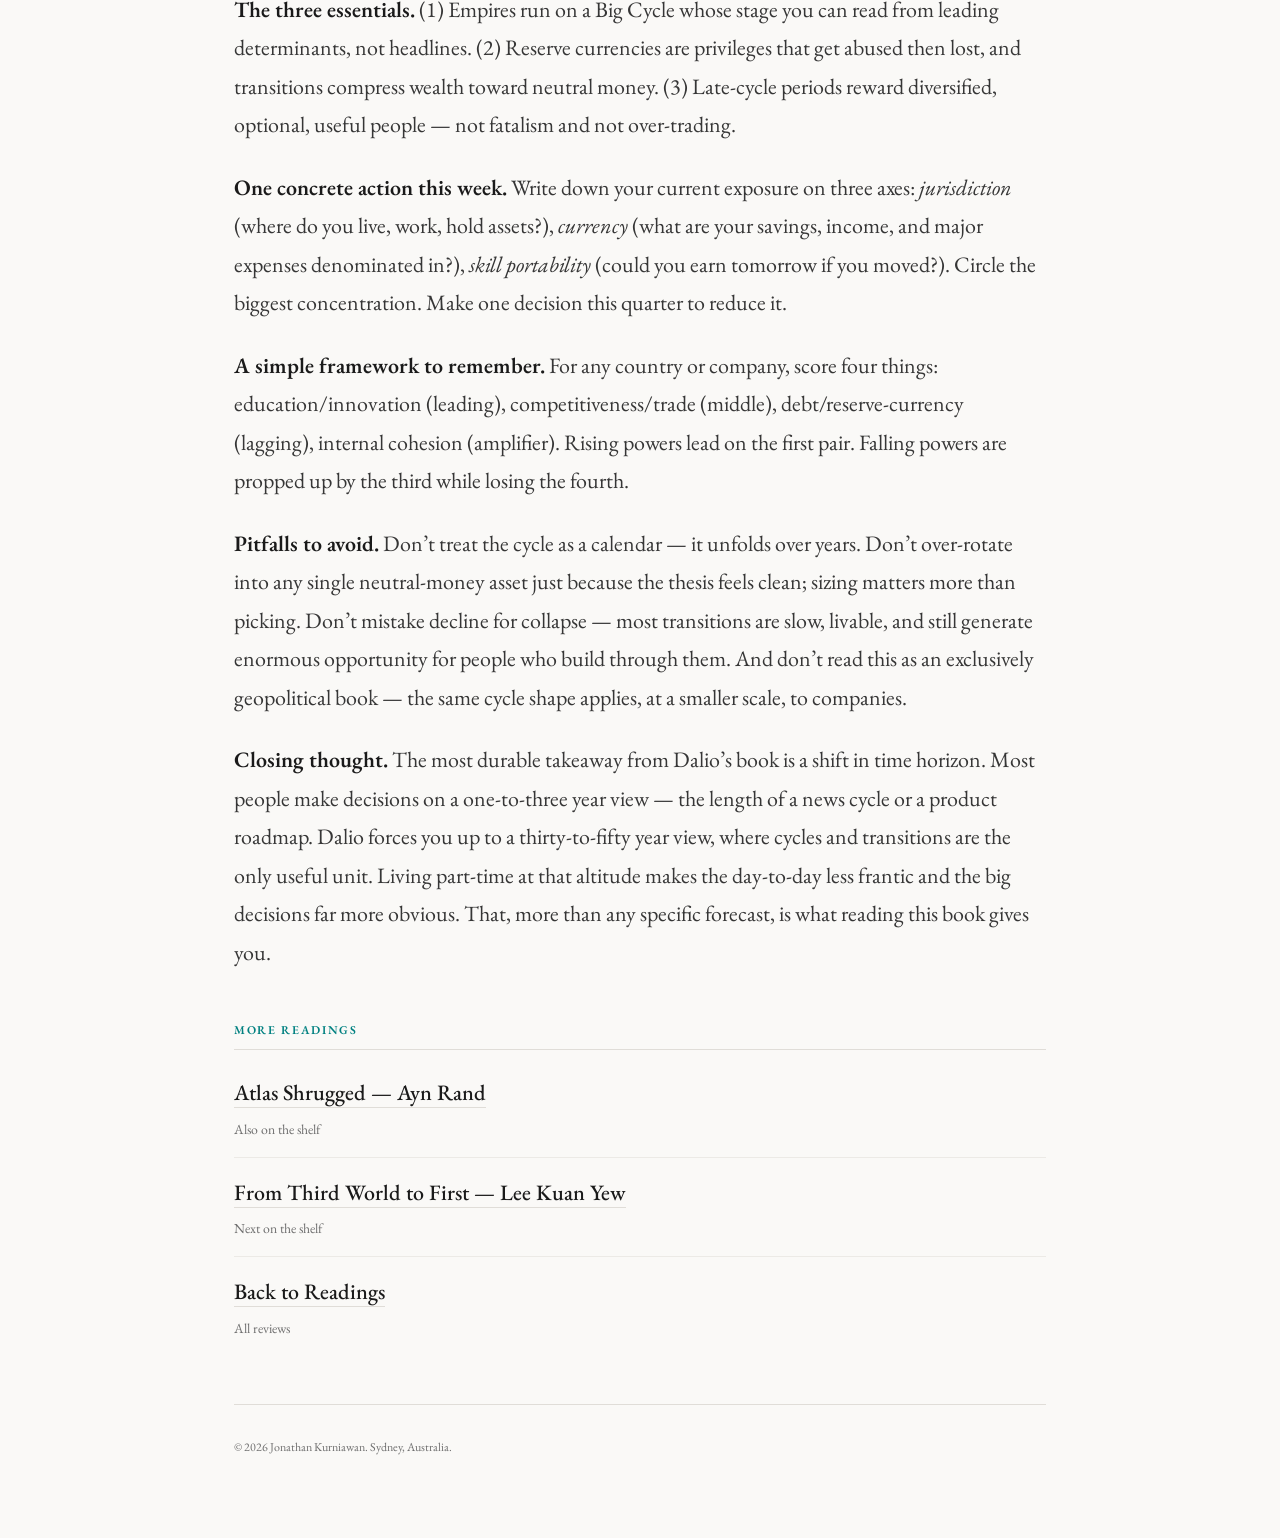
<file: readings/the-changing-world-order/index.html>
<!DOCTYPE html>
<html lang="en">
<head>
<meta charset="UTF-8">
<meta name="viewport" content="width=device-width, initial-scale=1.0">
<title>The Changing World Order &mdash; Readings &mdash; Jonathan Kurniawan</title>
<meta name="description" content="A working review of Ray Dalio's The Changing World Order: the Big Cycle of empires, reserve currencies, and why neutral money (including crypto) matters now.">
<link rel="preconnect" href="https://fonts.googleapis.com">
<link rel="preconnect" href="https://fonts.gstatic.com" crossorigin>
<link href="https://fonts.googleapis.com/css2?family=EB+Garamond:ital,wght@0,400;0,500;0,600;0,700;1,400;1,500&display=swap" rel="stylesheet">
<link rel="stylesheet" href="../../styles.css">
<script>
(function(){var t=localStorage.getItem('theme');if(t==='dark'||(!t&&window.matchMedia('(prefers-color-scheme: dark)').matches))document.documentElement.setAttribute('data-theme','dark')})();
</script>
</head>
<body>

<nav>
  <div class="nav-name"><a href="../../index.html">Jonathan Kurniawan</a></div>
  <ul class="nav-links">
    <li><a href="../../thinking.html">Thinking</a></li>
    <li><a href="../../work.html">Work</a></li>
    <li><a href="../" class="active">Readings</a></li>
    <li><a href="../../speaking.html">Speaking</a></li>
    <li><a href="../../about.html">About</a></li>
  </ul>
  <button class="theme-toggle" aria-label="Toggle dark mode">&#9790;</button>
</nav>

<div class="page">

  <div class="page-header">
    <h1>The Changing World Order</h1>
    <p class="page-subtitle">Ray Dalio&rsquo;s 500-year pattern of empires rising and falling &mdash; compressed into a single cycle you can recognize and position against.</p>
  </div>

  <div class="book-meta">
    <span><strong>Author</strong> Ray Dalio</span>
    <span><strong>Published</strong> 2021</span>
    <span><strong>Read time</strong> ~12 min</span>
    <span><strong>Genre</strong> Macro history</span>
  </div>

  <section>
    <h2>Overview</h2>
    <div class="prose">
      <p>Dalio&rsquo;s thesis is simple and almost uncomfortable in how well it fits the present: <strong>every dominant empire rises and falls in a roughly predictable way</strong>, and the transition from one world order to the next follows a pattern you can see coming if you know what to look for. The Dutch did it. The British did it. The Americans are doing it now. The mechanics are not a prophecy &mdash; they are a set of measurable forces (education, innovation, competitiveness, debt, reserve currency, internal cohesion, military) that load up and unload in a recognizable sequence.</p>
      <p>Why it matters now: the late-cycle symptoms are already visible &mdash; high debt and money-printing, widening wealth gaps and political polarization, weakening reserve-currency dominance, rising external challengers, and renewed interest in neutral, non-state money (gold, and for the first time at scale, crypto). Whether you run a company, manage a portfolio, or choose a country to live in, the next decade will be shaped by how these forces resolve.</p>
      <p>Who this is for: founders, operators, investors, and builders of public-facing institutions who want a frame for what&rsquo;s happening beyond the daily headlines. What you&rsquo;ll gain: a cycle-aware lens, a shortlist of measurable determinants, and an actionable view on how neutral money &mdash; including crypto &mdash; fits into the transition.</p>
      <p>The six ideas below build: first the master cycle, then the determinants driving it, then the reserve-currency sub-cycle, then the late-stage playbook, then crypto&rsquo;s role, then a personal positioning framework for navigating it.</p>
    </div>
  </section>

  <section class="key-idea">
    <span class="idea-label">Key Idea 1</span>
    <h2 class="idea-title">The Big Cycle &mdash; Three Cycles Stacked</h2>
    <div class="prose">
      <p>Dalio&rsquo;s master frame is that every major power&rsquo;s arc is the superposition of three cycles running at different speeds. The <strong>long-term debt cycle</strong> (roughly 50&ndash;100 years) moves from sound money &rarr; rising credit &rarr; debt overhang &rarr; monetary reset. The <strong>internal order cycle</strong> moves from cooperation &rarr; rising prosperity &rarr; wealth gaps &rarr; conflict &rarr; revolution or reform. The <strong>external order cycle</strong> moves from post-war peace &rarr; trade &rarr; competition &rarr; great-power conflict &rarr; new world order.</p>
      <p>The point of layering them is that none of the three is sufficient on its own. A country can have a healthy balance sheet but internal collapse, or internal cohesion but external defeat. The empires that last longest are those that manage all three simultaneously. The empires that fall are usually losing on all three at once &mdash; and when you see that pattern, you are watching a transition.</p>
      <p>Common misconception: that history is a story of events. In Dalio&rsquo;s frame, events are the <em>exhaust</em> of cycles. The useful unit of analysis is not the crisis but the cycle-stage it occupies.</p>
    </div>
    <p class="apply-label">Apply this</p>
    <ul class="argument-list">
      <li>For any country you care about, score it on all three cycles &mdash; early, middle, or late. Where they agree, your signal is strong. Where they disagree, watch which one resolves first.</li>
      <li>Stop reading news as random shocks. Read it as cycle-stage evidence. A riot, a bond yield spike, and a diplomatic incident are not three stories &mdash; they are one.</li>
      <li>When making 5&ndash;10 year decisions (where to live, what currency to save in, what business to start), ask which stage of each cycle your answer assumes.</li>
    </ul>
  </section>

  <section class="key-idea">
    <span class="idea-label">Key Idea 2</span>
    <h2 class="idea-title">The 18 Determinants &mdash; What Actually Drives Rise and Fall</h2>
    <div class="prose">
      <p>Dalio doesn&rsquo;t just offer a pattern &mdash; he decomposes it. He identifies eighteen measurable determinants of national power: education, innovation and technology, competitiveness, military strength, trade, economic output, financial-center strength, reserve-currency status, debt burden, internal order, and so on. Rising powers tend to lead on education and innovation first, then competitiveness and trade, then military and reserve-currency status. Falling powers tend to lose them in roughly the reverse order.</p>
      <p>This is the mechanism beneath the cycle. Education compounds into innovation, innovation into competitiveness, competitiveness into trade surplus, trade surplus into military reach, military reach into reserve-currency adoption. Each layer takes the previous as fuel. When one falters, the rest unwind &mdash; but slowly, which is why decline feels invisible in real time and obvious in retrospect.</p>
      <p>Where people get this wrong: they look at the <em>last</em> determinant (military dominance, reserve currency) and judge power by it. Those are lagging indicators. The leading indicators are boring: how many engineers a country graduates, how many patents it issues, how competitive its exports are. By the time the flashy indicators move, the quiet ones have already decided the outcome.</p>
    </div>
    <p class="apply-label">Apply this</p>
    <ul class="argument-list">
      <li>Watch the leading determinants (education, innovation, competitiveness) of the countries you&rsquo;re exposed to &mdash; as a founder, employee, investor, or citizen. The lagging ones won&rsquo;t warn you in time.</li>
      <li>Within a company or team, ask the same question: which of our capabilities are leading indicators of future strength, and which are the echoes of a past peak?</li>
      <li>Invest early-cycle in countries and teams that are compounding on leading indicators, even when the flashy indicators still belong to yesterday&rsquo;s winner.</li>
    </ul>
  </section>

  <section class="key-idea">
    <span class="idea-label">Key Idea 3</span>
    <h2 class="idea-title">Reserve Currencies Are Made, Abused, and Lost</h2>
    <div class="prose">
      <p>A reserve currency is the privilege of being the world&rsquo;s unit of account &mdash; what others hold, borrow in, and price goods in. Every dominant empire acquires one and every fallen empire has lost one. The lifecycle is consistent: a country wins economic and military primacy, earns reserve status, then discovers it can print money and export the consequences. For a long time it gets away with this. Then it doesn&rsquo;t.</p>
      <p>The abuse mechanism is the shift Dalio calls particularly important. Once you have a reserve currency, your incentive is to over-issue it. Debt becomes cheap, deficits become painless, and the currency becomes a de-facto export. Holders initially accept this because they have no better option. They lose faith gradually, then all at once &mdash; usually when they see the issuer prioritizing domestic obligations over external credibility.</p>
      <p>Applied: this is why the U.S. dollar&rsquo;s trajectory matters to almost every decision you make, even if you don&rsquo;t hold dollars. Reserve-currency transitions historically compress wealth across decades and concentrate it in holders of whichever asset emerges as the next neutral unit of account &mdash; or in multiple regional currencies if no single winner emerges.</p>
    </div>
    <p class="apply-label">Apply this</p>
    <ul class="argument-list">
      <li>Diversify your unit-of-account exposure. Holding 100% of your savings in any single fiat currency &mdash; no matter how dominant today &mdash; is a concentrated bet on that specific cycle not resolving in your lifetime.</li>
      <li>Understand what you price your life in. Rent, income, expenses &mdash; all of it is denominated in something. Know what.</li>
      <li>Watch for the behavioral tell: when the issuer of the reserve currency starts framing its printing as virtue (&ldquo;stimulus,&rdquo; &ldquo;modern monetary,&rdquo; &ldquo;necessary&rdquo;), you are later in the cycle than the official narrative admits.</li>
    </ul>
  </section>

  <section class="key-idea">
    <span class="idea-label">Key Idea 4</span>
    <h2 class="idea-title">The Late-Cycle Playbook &mdash; Print, Conflict, Reset</h2>
    <div class="prose">
      <p>This is the pattern Dalio most wants you to recognize, because it is where the largest mistakes get made. Late in the Big Cycle, three things happen in sequence. <strong>First, debt becomes un-repayable</strong> and the only politically acceptable option is to print money to service it. <strong>Second, printed money widens wealth gaps</strong> (assets inflate faster than wages), which inflames internal conflict &mdash; populism, polarization, occasional unrest. <strong>Third, an external challenger senses weakness</strong> and competition escalates &mdash; sometimes economically, sometimes militarily &mdash; until a new order is forced into existence by agreement or crisis.</p>
      <p>This is not a prediction that any single path must play out. It is a <em>playbook</em> that explains why certain combinations of events &mdash; QE plus polarization plus great-power tension &mdash; travel together. Any one of them in isolation is manageable. All three compounding is what history calls a transition.</p>
      <p>This idea ties Ideas 1&ndash;3 together. The long-term debt cycle (Idea 1) is why printing happens. The determinants (Idea 2) are how you see the ground shifting. The reserve-currency cycle (Idea 3) is why printing has global consequences. Idea 4 is what that all looks like from the inside, in real time.</p>
    </div>
    <p class="apply-label">Apply this</p>
    <ul class="argument-list">
      <li>When a government announces a large program financed by debt, ask who is going to hold that debt, and at what real yield. The answer predicts whether this is a one-off or the beginning of the print-reset leg.</li>
      <li>Watch wealth-gap metrics (top 10% share, housing-to-income, wage-to-asset ratios) as a social-stability indicator, not just an inequality one. They are a tension gauge.</li>
      <li>For your own planning, design for ranges of resolution &mdash; orderly adjustment, messy adjustment, or acute break &mdash; rather than a single base case.</li>
    </ul>
  </section>

  <section class="key-idea">
    <span class="idea-label">Key Idea 5</span>
    <h2 class="idea-title">Neutral Money &mdash; Where Gold Has Lived, Where Crypto Might</h2>
    <div class="prose">
      <p>Every reserve-currency transition has driven capital toward whatever functions as <strong>neutral money</strong> &mdash; an asset nobody can print, confiscate, or politicize. Historically that was gold. Dalio dedicates significant space to this: during late-cycle periods, gold&rsquo;s role as a currency of last resort comes back, not because it is mystical, but because it is outside the control of the issuers whose credibility is being questioned.</p>
      <p>For the first cycle in history, there is a credible non-sovereign alternative: crypto, principally Bitcoin, and to varying degrees other protocols. Dalio treats crypto carefully &mdash; he doesn&rsquo;t cheerlead it, and he&rsquo;s explicit about its risks (regulatory capture, protocol risk, volatility). But he recognizes the structural point: if fiat credibility declines and no single sovereign alternative is trusted, the market will search for neutral money, and digital-native neutral money is now available.</p>
      <p>This is the idea that connects the macro to Jonathan&rsquo;s framing &mdash; <em>how crypto can help create better countries</em>. A credibly neutral monetary layer doesn&rsquo;t just hedge individual portfolios. It disciplines issuers. A country that knows its citizens can exit to a neutral asset cannot debase its currency casually. That constraint, imposed from the bottom up rather than the top down, is one of the most important political innovations of the century &mdash; if it survives adolescence.</p>
    </div>
    <p class="apply-label">Apply this</p>
    <ul class="argument-list">
      <li>Treat neutral money exposure (gold, Bitcoin, comparable) as insurance, not speculation. Size it accordingly &mdash; enough that a transition matters, small enough that volatility doesn&rsquo;t force you to sell at the worst moment.</li>
      <li>Separate the technology thesis from the monetary thesis. Most crypto tokens are software equity. A small minority are candidate neutral-money assets. Don&rsquo;t conflate them.</li>
      <li>If you build in this space, remember what the underlying bet is: credible neutrality. Every protocol decision either strengthens or dilutes that property. Dilute it and the asset becomes just another promise.</li>
    </ul>
  </section>

  <section class="key-idea">
    <span class="idea-label">Key Idea 6</span>
    <h2 class="idea-title">Personal Positioning in Late-Cycle Times</h2>
    <div class="prose">
      <p>The final integration: if you accept Ideas 1&ndash;5, what do you actually do with your life? Dalio&rsquo;s closing answer &mdash; and mine &mdash; is that late-cycle periods reward a specific posture: <strong>diversified, optional, and useful</strong>. Diversified across currencies, geographies, and asset types so no single cycle-event ruins you. Optional in that your skills, income, and residency are portable rather than anchored. Useful in that you build something the next order will need, not something the old order is protecting.</p>
      <p>The common mistake is fatalism &mdash; &ldquo;the empire is falling, so there&rsquo;s nothing to do.&rdquo; Dalio&rsquo;s entire book is the opposite argument. Transitions are the most generative periods in history. They produce the new reserve currencies, the new capitals, the new industries, the new constitutions. The people who position for them &mdash; without being paralyzed by them &mdash; benefit disproportionately.</p>
      <p>The other common mistake is over-positioning &mdash; treating the cycle as a trade. Cycles unfold over years, sometimes decades. The goal is not to time the peak. It is to be positioned, over time, so that whichever resolution occurs, you are still standing and still building.</p>
    </div>
    <p class="apply-label">Apply this</p>
    <ul class="argument-list">
      <li>Audit your life on three axes: jurisdictional exposure, currency exposure, and skill portability. Where are you most concentrated? That&rsquo;s your fragility.</li>
      <li>Build at least one income stream and one skill that is geography-independent. That single hedge dominates most others.</li>
      <li>Choose to build something the next order needs. Re-read your roadmap with that filter: are we serving a cycle that is ending, or one that is beginning?</li>
    </ul>
  </section>

  <section>
    <h2>What to Do With This</h2>
    <div class="prose">
      <p><strong>The three essentials.</strong> (1) Empires run on a Big Cycle whose stage you can read from leading determinants, not headlines. (2) Reserve currencies are privileges that get abused then lost, and transitions compress wealth toward neutral money. (3) Late-cycle periods reward diversified, optional, useful people &mdash; not fatalism and not over-trading.</p>
      <p><strong>One concrete action this week.</strong> Write down your current exposure on three axes: <em>jurisdiction</em> (where do you live, work, hold assets?), <em>currency</em> (what are your savings, income, and major expenses denominated in?), <em>skill portability</em> (could you earn tomorrow if you moved?). Circle the biggest concentration. Make one decision this quarter to reduce it.</p>
      <p><strong>A simple framework to remember.</strong> For any country or company, score four things: education/innovation (leading), competitiveness/trade (middle), debt/reserve-currency (lagging), internal cohesion (amplifier). Rising powers lead on the first pair. Falling powers are propped up by the third while losing the fourth.</p>
      <p><strong>Pitfalls to avoid.</strong> Don&rsquo;t treat the cycle as a calendar &mdash; it unfolds over years. Don&rsquo;t over-rotate into any single neutral-money asset just because the thesis feels clean; sizing matters more than picking. Don&rsquo;t mistake decline for collapse &mdash; most transitions are slow, livable, and still generate enormous opportunity for people who build through them. And don&rsquo;t read this as an exclusively geopolitical book &mdash; the same cycle shape applies, at a smaller scale, to companies.</p>
      <p><strong>Closing thought.</strong> The most durable takeaway from Dalio&rsquo;s book is a shift in time horizon. Most people make decisions on a one-to-three year view &mdash; the length of a news cycle or a product roadmap. Dalio forces you up to a thirty-to-fifty year view, where cycles and transitions are the only useful unit. Living part-time at that altitude makes the day-to-day less frantic and the big decisions far more obvious. That, more than any specific forecast, is what reading this book gives you.</p>
    </div>
  </section>

  <section>
    <h2>More Readings</h2>
    <ul class="entry-list">
      <li>
        <a href="../atlas-shrugged/">Atlas Shrugged &mdash; Ayn Rand</a>
        <div class="entry-meta">Also on the shelf</div>
      </li>
      <li>
        <a href="../from-third-world-to-first/">From Third World to First &mdash; Lee Kuan Yew</a>
        <div class="entry-meta">Next on the shelf</div>
      </li>
      <li>
        <a href="../">Back to Readings</a>
        <div class="entry-meta">All reviews</div>
      </li>
    </ul>
  </section>

  <div class="footer">
    <p>&copy; 2026 Jonathan Kurniawan. Sydney, Australia.</p>
  </div>

</div>

<script>
(function() {
  var btn = document.querySelector('.theme-toggle');
  var html = document.documentElement;
  var stored = localStorage.getItem('theme');
  if (stored === 'dark' || (!stored && window.matchMedia('(prefers-color-scheme: dark)').matches)) {
    html.setAttribute('data-theme', 'dark');
    btn.innerHTML = '&#9788;';
  }
  btn.addEventListener('click', function() {
    var isDark = html.getAttribute('data-theme') === 'dark';
    if (isDark) {
      html.removeAttribute('data-theme');
      btn.innerHTML = '&#9790;';
      localStorage.setItem('theme', 'light');
    } else {
      html.setAttribute('data-theme', 'dark');
      btn.innerHTML = '&#9788;';
      localStorage.setItem('theme', 'dark');
    }
  });
})();
</script>
</body>
</html>
</content>
</invoke>
</file>
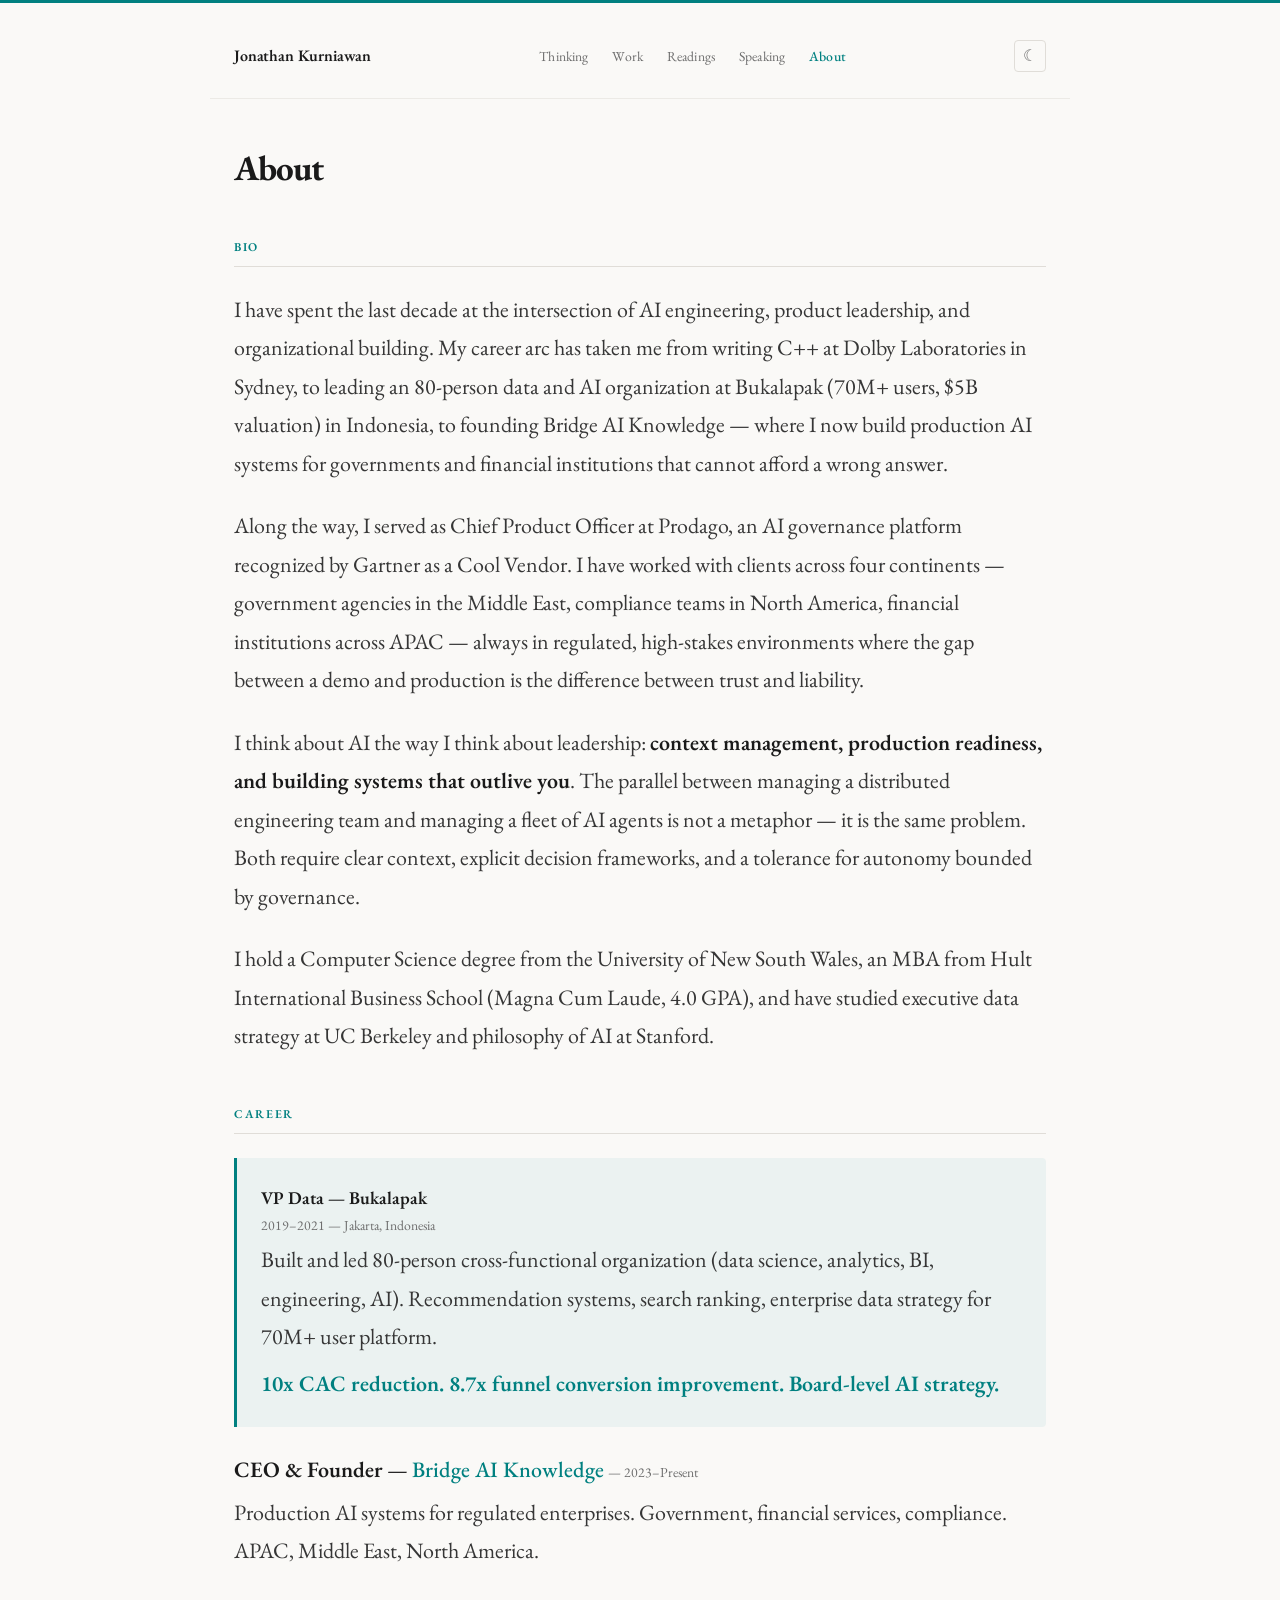
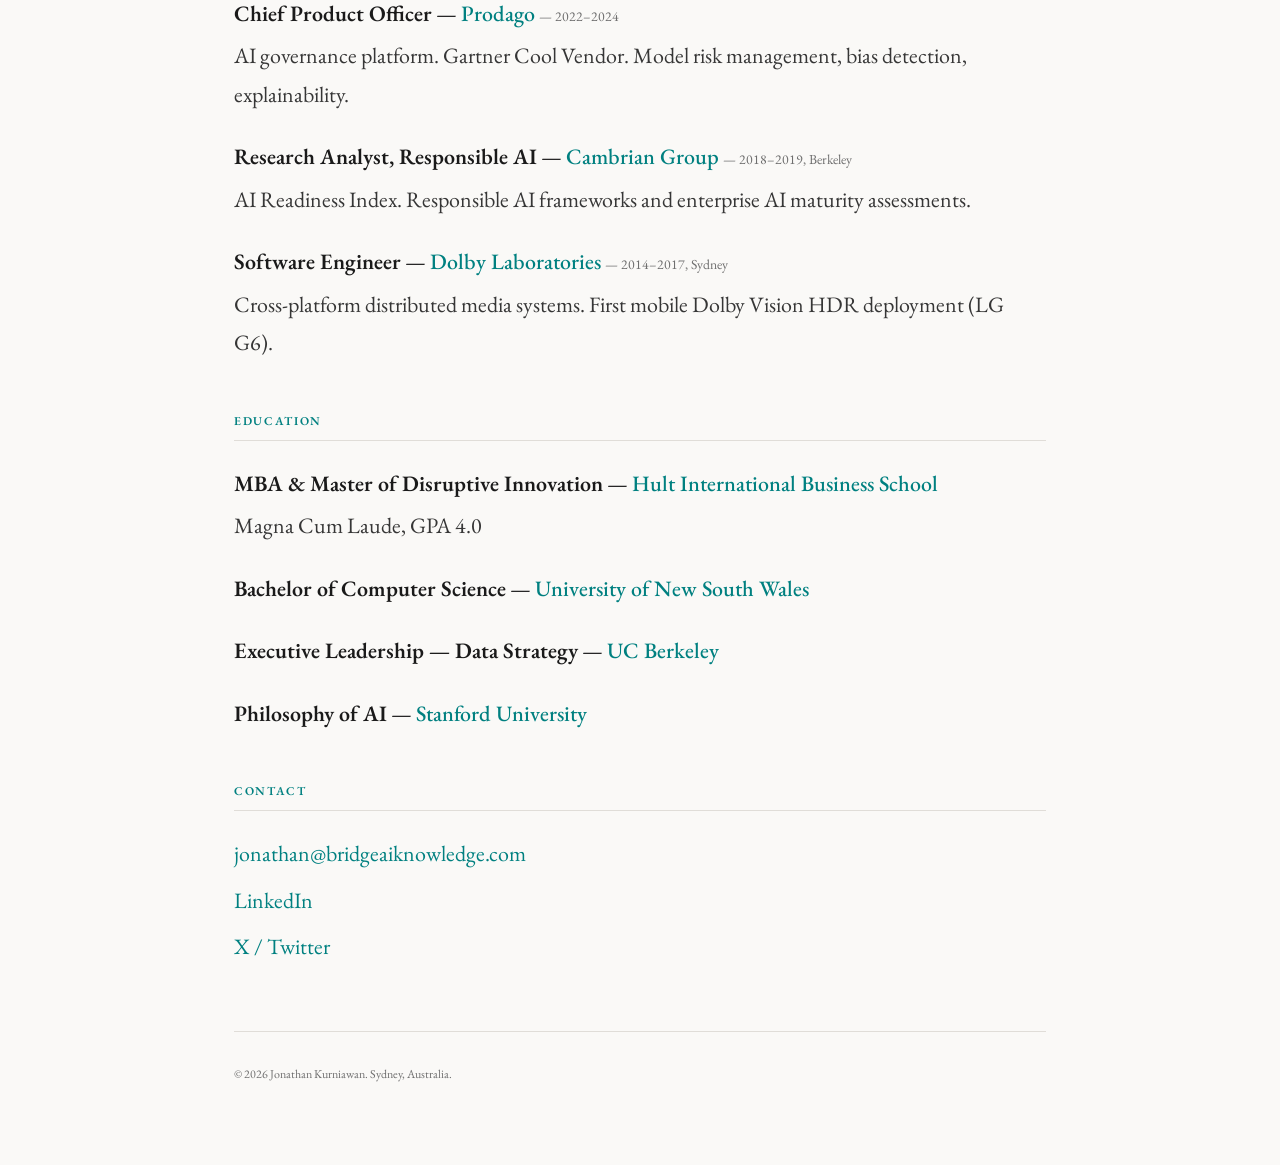
<file: about.html>
<!DOCTYPE html>
<html lang="en">
<head>
<meta charset="UTF-8">
<meta name="viewport" content="width=device-width, initial-scale=1.0">
<title>About &mdash; Jonathan Kurniawan</title>
<meta name="description" content="Career arc, education, and contact information for Jonathan Kurniawan.">
<link rel="preconnect" href="https://fonts.googleapis.com">
<link rel="preconnect" href="https://fonts.gstatic.com" crossorigin>
<link href="https://fonts.googleapis.com/css2?family=EB+Garamond:ital,wght@0,400;0,500;0,600;0,700;1,400;1,500&display=swap" rel="stylesheet">
<link rel="stylesheet" href="styles.css">
<script>
(function(){var t=localStorage.getItem('theme');if(t==='dark'||(!t&&window.matchMedia('(prefers-color-scheme: dark)').matches))document.documentElement.setAttribute('data-theme','dark')})();
</script>
</head>
<body>

<nav>
  <div class="nav-name"><a href="index.html">Jonathan Kurniawan</a></div>
  <ul class="nav-links">
    <li><a href="thinking.html">Thinking</a></li>
    <li><a href="work.html">Work</a></li>
    <li><a href="readings/">Readings</a></li>
    <li><a href="speaking.html">Speaking</a></li>
    <li><a href="about.html" class="active">About</a></li>
  </ul>
  <button class="theme-toggle" aria-label="Toggle dark mode">&#9790;</button>
</nav>

<div class="page">

  <div class="page-header">
    <h1>About</h1>
  </div>

  <!-- Bio -->
  <section>
    <h2>Bio</h2>
    <div class="prose">
      <p>I have spent the last decade at the intersection of AI engineering, product leadership, and organizational building. My career arc has taken me from writing C++ at Dolby Laboratories in Sydney, to leading an 80-person data and AI organization at Bukalapak (70M+ users, $5B valuation) in Indonesia, to founding Bridge AI Knowledge &mdash; where I now build production AI systems for governments and financial institutions that cannot afford a wrong answer.</p>

      <p>Along the way, I served as Chief Product Officer at Prodago, an AI governance platform recognized by Gartner as a Cool Vendor. I have worked with clients across four continents &mdash; government agencies in the Middle East, compliance teams in North America, financial institutions across APAC &mdash; always in regulated, high-stakes environments where the gap between a demo and production is the difference between trust and liability.</p>

      <p>I think about AI the way I think about leadership: <strong>context management, production readiness, and building systems that outlive you</strong>. The parallel between managing a distributed engineering team and managing a fleet of AI agents is not a metaphor &mdash; it is the same problem. Both require clear context, explicit decision frameworks, and a tolerance for autonomy bounded by governance.</p>

      <p>I hold a Computer Science degree from the University of New South Wales, an MBA from Hult International Business School (Magna Cum Laude, 4.0 GPA), and have studied executive data strategy at UC Berkeley and philosophy of AI at Stanford.</p>
    </div>
  </section>

  <!-- Career -->
  <section>
    <h2>Career</h2>

    <div class="career-highlight">
      <div class="role-headline">VP Data &mdash; Bukalapak</div>
      <div class="role-date">2019&ndash;2021 &mdash; Jakarta, Indonesia</div>
      <div class="role-desc">Built and led 80-person cross-functional organization (data science, analytics, BI, engineering, AI). Recommendation systems, search ranking, enterprise data strategy for 70M+ user platform.</div>
      <div class="highlight-metrics">10x CAC reduction. 8.7x funnel conversion improvement. Board-level AI strategy.</div>
    </div>

    <div class="role">
      <div><span class="role-headline">CEO &amp; Founder</span> &mdash; <span class="role-org">Bridge AI Knowledge</span> <span class="role-date">&mdash; 2023&ndash;Present</span></div>
      <div class="role-desc">Production AI systems for regulated enterprises. Government, financial services, compliance. APAC, Middle East, North America.</div>
    </div>

    <div class="role">
      <div><span class="role-headline">Chief Product Officer</span> &mdash; <span class="role-org">Prodago</span> <span class="role-date">&mdash; 2022&ndash;2024</span></div>
      <div class="role-desc">AI governance platform. Gartner Cool Vendor. Model risk management, bias detection, explainability.</div>
    </div>

    <div class="role">
      <div><span class="role-headline">Research Analyst, Responsible AI</span> &mdash; <span class="role-org">Cambrian Group</span> <span class="role-date">&mdash; 2018&ndash;2019, Berkeley</span></div>
      <div class="role-desc">AI Readiness Index. Responsible AI frameworks and enterprise AI maturity assessments.</div>
    </div>

    <div class="role">
      <div><span class="role-headline">Software Engineer</span> &mdash; <span class="role-org">Dolby Laboratories</span> <span class="role-date">&mdash; 2014&ndash;2017, Sydney</span></div>
      <div class="role-desc">Cross-platform distributed media systems. First mobile Dolby Vision HDR deployment (LG G6).</div>
    </div>
  </section>

  <!-- Education -->
  <section>
    <h2>Education</h2>
    <div class="role">
      <div><span class="role-headline">MBA &amp; Master of Disruptive Innovation</span> &mdash; <span class="role-org">Hult International Business School</span></div>
      <div class="role-desc">Magna Cum Laude, GPA 4.0</div>
    </div>
    <div class="role">
      <div><span class="role-headline">Bachelor of Computer Science</span> &mdash; <span class="role-org">University of New South Wales</span></div>
    </div>
    <div class="role">
      <div><span class="role-headline">Executive Leadership &mdash; Data Strategy</span> &mdash; <span class="role-org">UC Berkeley</span></div>
    </div>
    <div class="role">
      <div><span class="role-headline">Philosophy of AI</span> &mdash; <span class="role-org">Stanford University</span></div>
    </div>
  </section>

  <!-- Contact -->
  <section>
    <h2>Contact</h2>
    <ul class="contact-links">
      <li><a href="mailto:jonathan@bridgeaiknowledge.com">jonathan@bridgeaiknowledge.com</a></li>
      <li><a href="https://www.linkedin.com/in/jonathan-kurniawan/" target="_blank">LinkedIn</a></li>
      <li><a href="https://x.com/jonakurn" target="_blank">X / Twitter</a></li>
    </ul>
  </section>

  <div class="footer">
    <p>&copy; 2026 Jonathan Kurniawan. Sydney, Australia.</p>
  </div>

</div>

<script>
(function() {
  var btn = document.querySelector('.theme-toggle');
  var html = document.documentElement;
  var stored = localStorage.getItem('theme');
  if (stored === 'dark' || (!stored && window.matchMedia('(prefers-color-scheme: dark)').matches)) {
    html.setAttribute('data-theme', 'dark');
    btn.innerHTML = '&#9788;';
  }
  btn.addEventListener('click', function() {
    var isDark = html.getAttribute('data-theme') === 'dark';
    if (isDark) {
      html.removeAttribute('data-theme');
      btn.innerHTML = '&#9790;';
      localStorage.setItem('theme', 'light');
    } else {
      html.setAttribute('data-theme', 'dark');
      btn.innerHTML = '&#9788;';
      localStorage.setItem('theme', 'dark');
    }
  });
})();
</script>
</body>
</html>
</file>
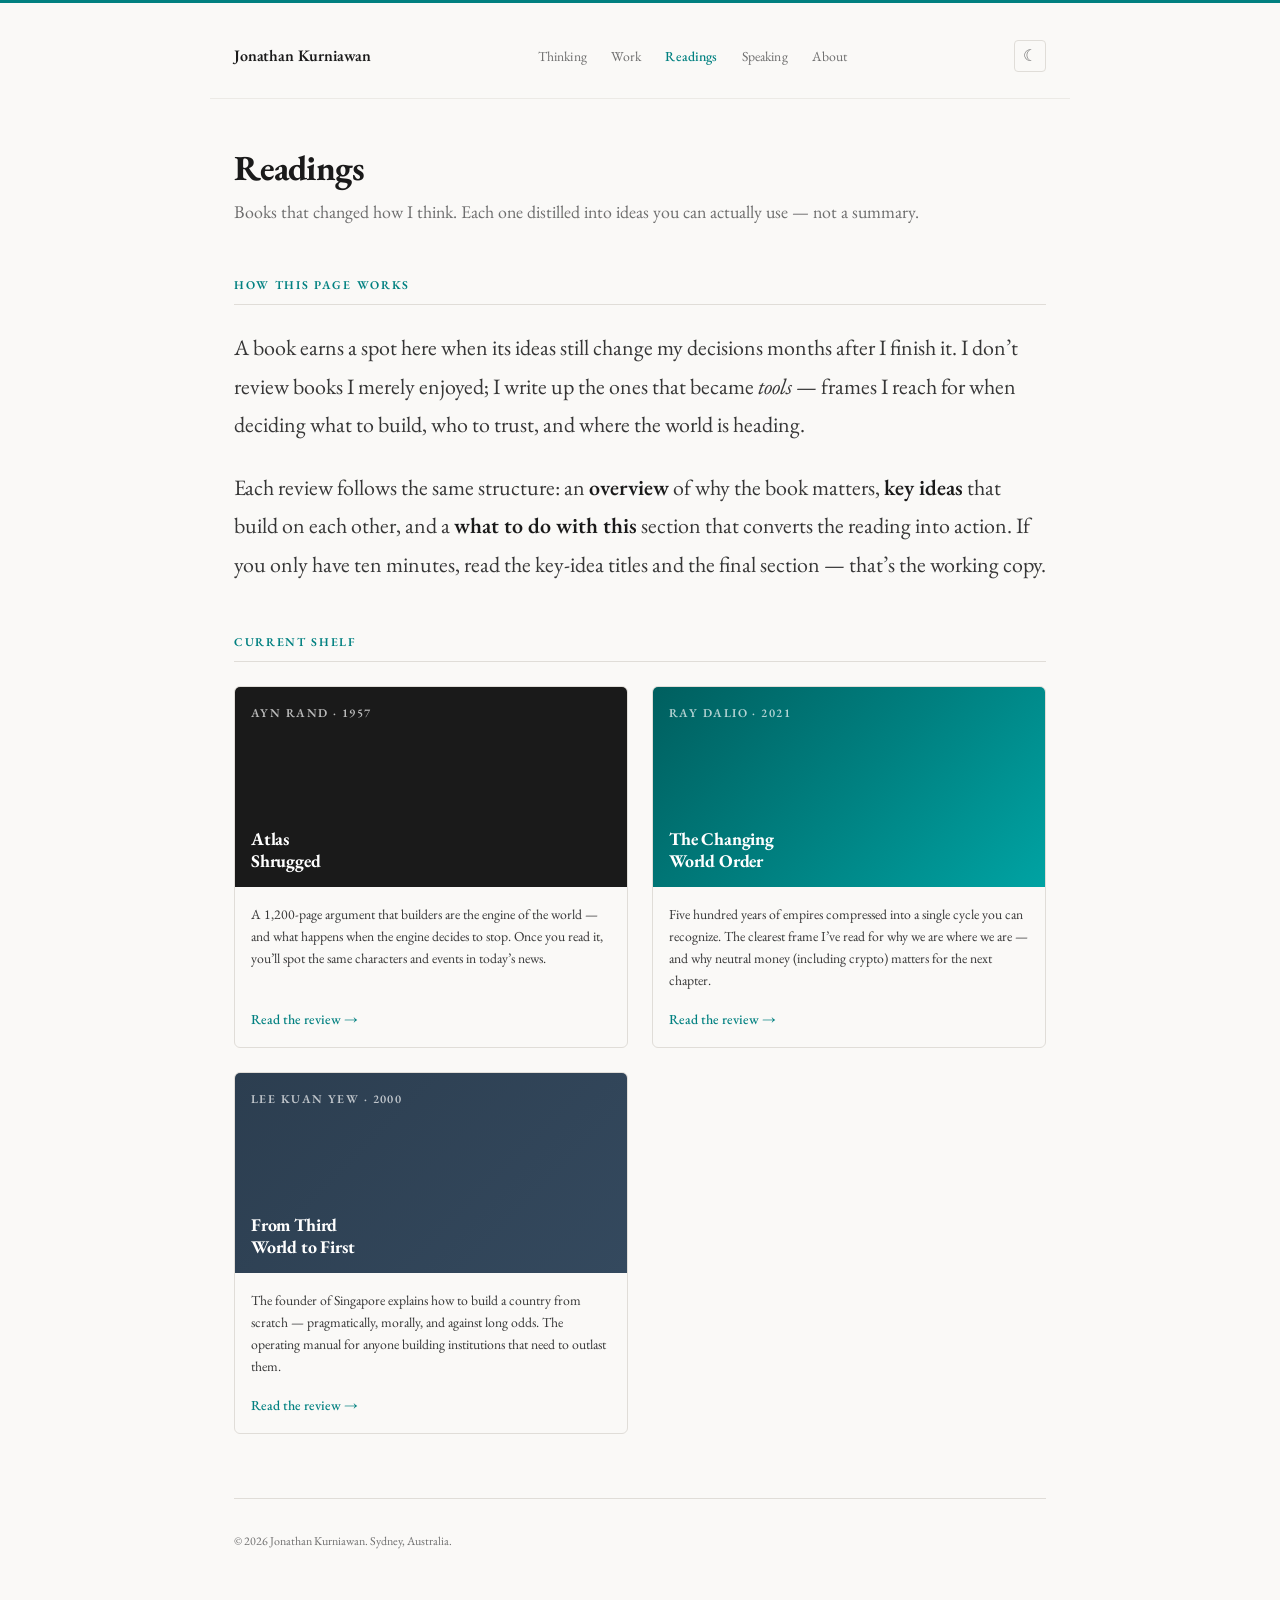
<file: readings.html>
<!DOCTYPE html>
<html lang="en">
<head>
<meta charset="UTF-8">
<meta http-equiv="refresh" content="0; url=readings/">
<link rel="canonical" href="readings/">
<title>Readings &mdash; Jonathan Kurniawan</title>
</head>
<body>
<p>Redirecting to <a href="readings/">/readings/</a>&hellip;</p>
</body>
</html>
</content>
</invoke>
</file>
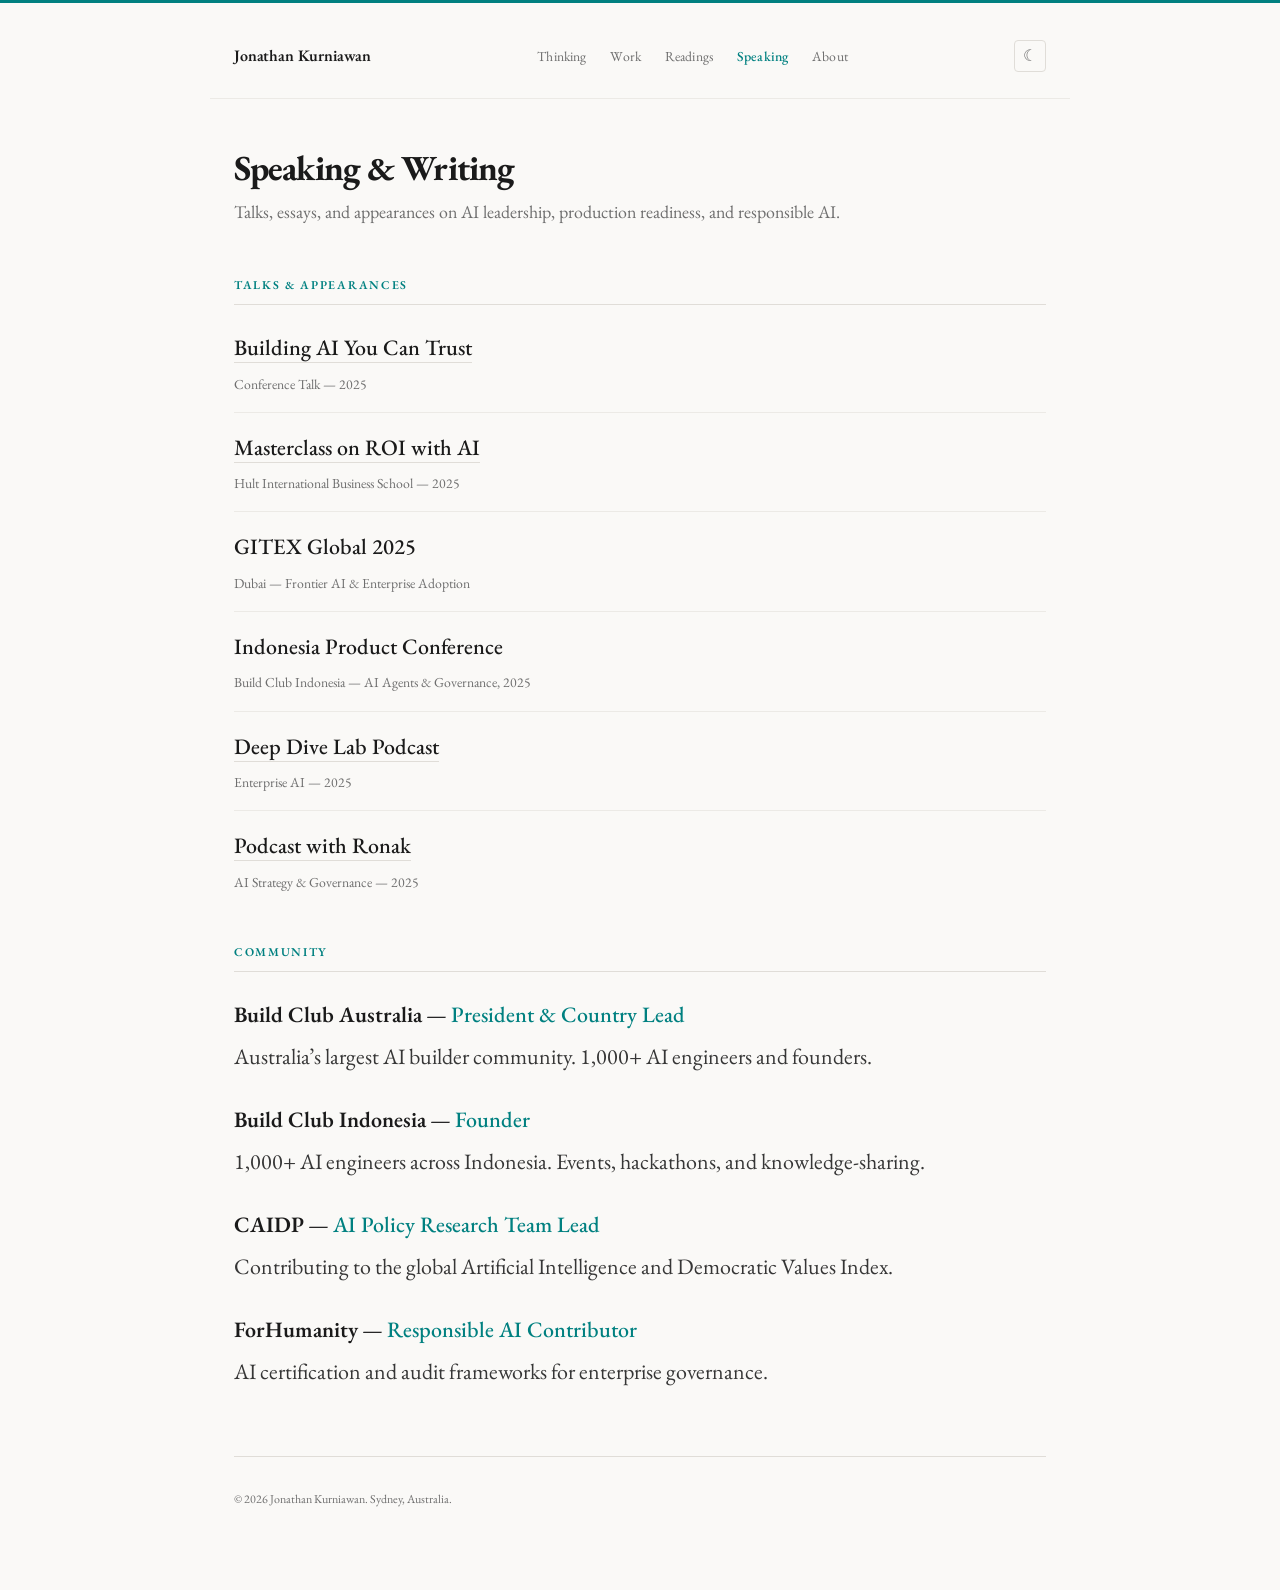
<file: speaking.html>
<!DOCTYPE html>
<html lang="en">
<head>
<meta charset="UTF-8">
<meta name="viewport" content="width=device-width, initial-scale=1.0">
<title>Speaking &amp; Writing &mdash; Jonathan Kurniawan</title>
<meta name="description" content="Talks, essays, and appearances on AI leadership, production readiness, and responsible AI governance.">
<link rel="preconnect" href="https://fonts.googleapis.com">
<link rel="preconnect" href="https://fonts.gstatic.com" crossorigin>
<link href="https://fonts.googleapis.com/css2?family=EB+Garamond:ital,wght@0,400;0,500;0,600;0,700;1,400;1,500&display=swap" rel="stylesheet">
<link rel="stylesheet" href="styles.css">
<script>
(function(){var t=localStorage.getItem('theme');if(t==='dark'||(!t&&window.matchMedia('(prefers-color-scheme: dark)').matches))document.documentElement.setAttribute('data-theme','dark')})();
</script>
</head>
<body>

<nav>
  <div class="nav-name"><a href="index.html">Jonathan Kurniawan</a></div>
  <ul class="nav-links">
    <li><a href="thinking.html">Thinking</a></li>
    <li><a href="work.html">Work</a></li>
    <li><a href="readings/">Readings</a></li>
    <li><a href="speaking.html" class="active">Speaking</a></li>
    <li><a href="about.html">About</a></li>
  </ul>
  <button class="theme-toggle" aria-label="Toggle dark mode">&#9790;</button>
</nav>

<div class="page">

  <div class="page-header">
    <h1>Speaking &amp; Writing</h1>
    <p class="page-subtitle">Talks, essays, and appearances on AI leadership, production readiness, and responsible AI.</p>
  </div>

  <!-- Talks -->
  <section>
    <h2>Talks &amp; Appearances</h2>
    <ul class="entry-list">
      <li>
        <a href="https://www.youtube.com/watch?v=PVgjuIUdoP4" target="_blank">Building AI You Can Trust</a>
        <div class="entry-meta">Conference Talk &mdash; 2025</div>
      </li>
      <li>
        <a href="https://www.youtube.com/watch?v=R3z75ulgU0A" target="_blank">Masterclass on ROI with AI</a>
        <div class="entry-meta">Hult International Business School &mdash; 2025</div>
      </li>
      <li>
        <span class="entry-title">GITEX Global 2025</span>
        <div class="entry-meta">Dubai &mdash; Frontier AI &amp; Enterprise Adoption</div>
      </li>
      <li>
        <span class="entry-title">Indonesia Product Conference</span>
        <div class="entry-meta">Build Club Indonesia &mdash; AI Agents &amp; Governance, 2025</div>
      </li>
      <li>
        <a href="https://youtu.be/0Ahg6RfCMOM" target="_blank">Deep Dive Lab Podcast</a>
        <div class="entry-meta">Enterprise AI &mdash; 2025</div>
      </li>
      <li>
        <a href="https://youtu.be/OG4aBfMd10Q" target="_blank">Podcast with Ronak</a>
        <div class="entry-meta">AI Strategy &amp; Governance &mdash; 2025</div>
      </li>
    </ul>
  </section>

  <!-- Community -->
  <section>
    <h2>Community</h2>
    <div class="role">
      <div><span class="role-headline">Build Club Australia</span> &mdash; <span class="role-org">President &amp; Country Lead</span></div>
      <div class="role-desc">Australia&rsquo;s largest AI builder community. 1,000+ AI engineers and founders.</div>
    </div>
    <div class="role">
      <div><span class="role-headline">Build Club Indonesia</span> &mdash; <span class="role-org">Founder</span></div>
      <div class="role-desc">1,000+ AI engineers across Indonesia. Events, hackathons, and knowledge-sharing.</div>
    </div>
    <div class="role">
      <div><span class="role-headline">CAIDP</span> &mdash; <span class="role-org">AI Policy Research Team Lead</span></div>
      <div class="role-desc">Contributing to the global Artificial Intelligence and Democratic Values Index.</div>
    </div>
    <div class="role">
      <div><span class="role-headline">ForHumanity</span> &mdash; <span class="role-org">Responsible AI Contributor</span></div>
      <div class="role-desc">AI certification and audit frameworks for enterprise governance.</div>
    </div>
  </section>

  <div class="footer">
    <p>&copy; 2026 Jonathan Kurniawan. Sydney, Australia.</p>
  </div>

</div>

<script>
(function() {
  var btn = document.querySelector('.theme-toggle');
  var html = document.documentElement;
  var stored = localStorage.getItem('theme');
  if (stored === 'dark' || (!stored && window.matchMedia('(prefers-color-scheme: dark)').matches)) {
    html.setAttribute('data-theme', 'dark');
    btn.innerHTML = '&#9788;';
  }
  btn.addEventListener('click', function() {
    var isDark = html.getAttribute('data-theme') === 'dark';
    if (isDark) {
      html.removeAttribute('data-theme');
      btn.innerHTML = '&#9790;';
      localStorage.setItem('theme', 'light');
    } else {
      html.setAttribute('data-theme', 'dark');
      btn.innerHTML = '&#9788;';
      localStorage.setItem('theme', 'dark');
    }
  });
})();
</script>
</body>
</html>
</file>
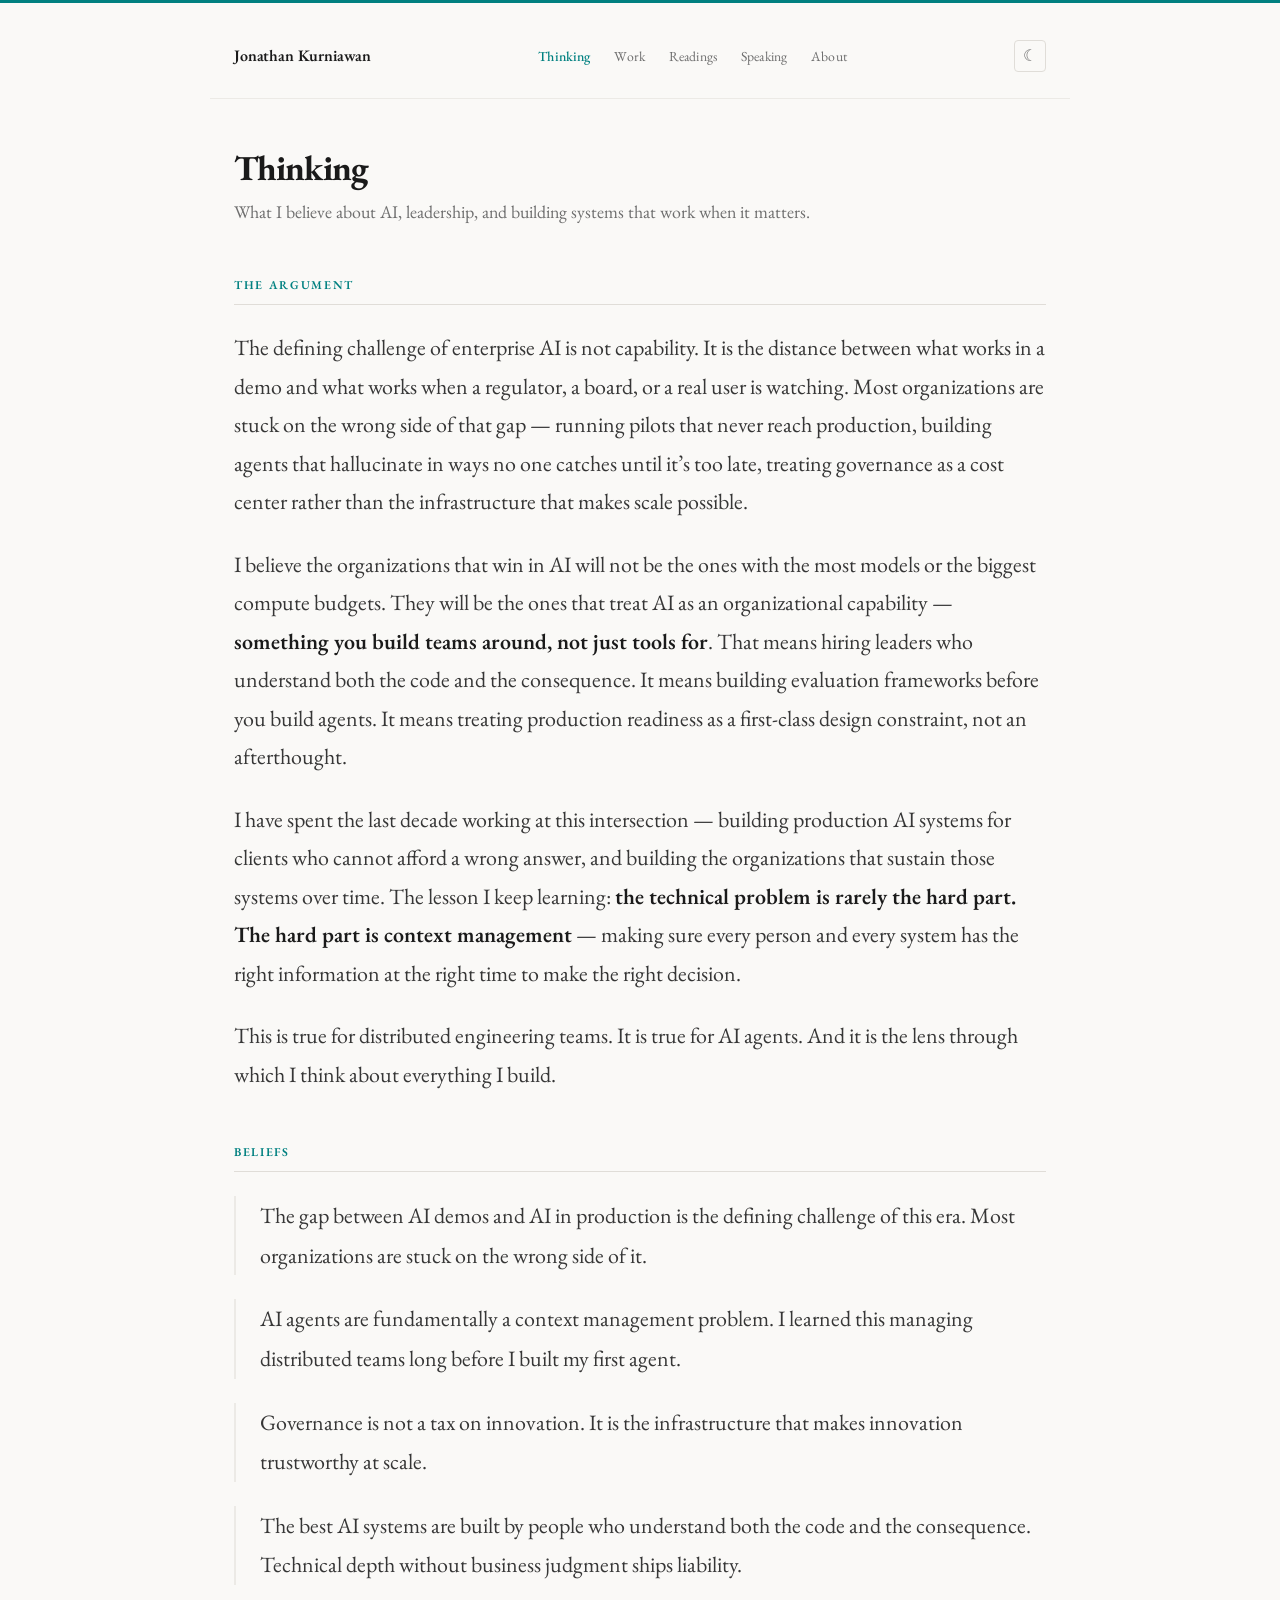
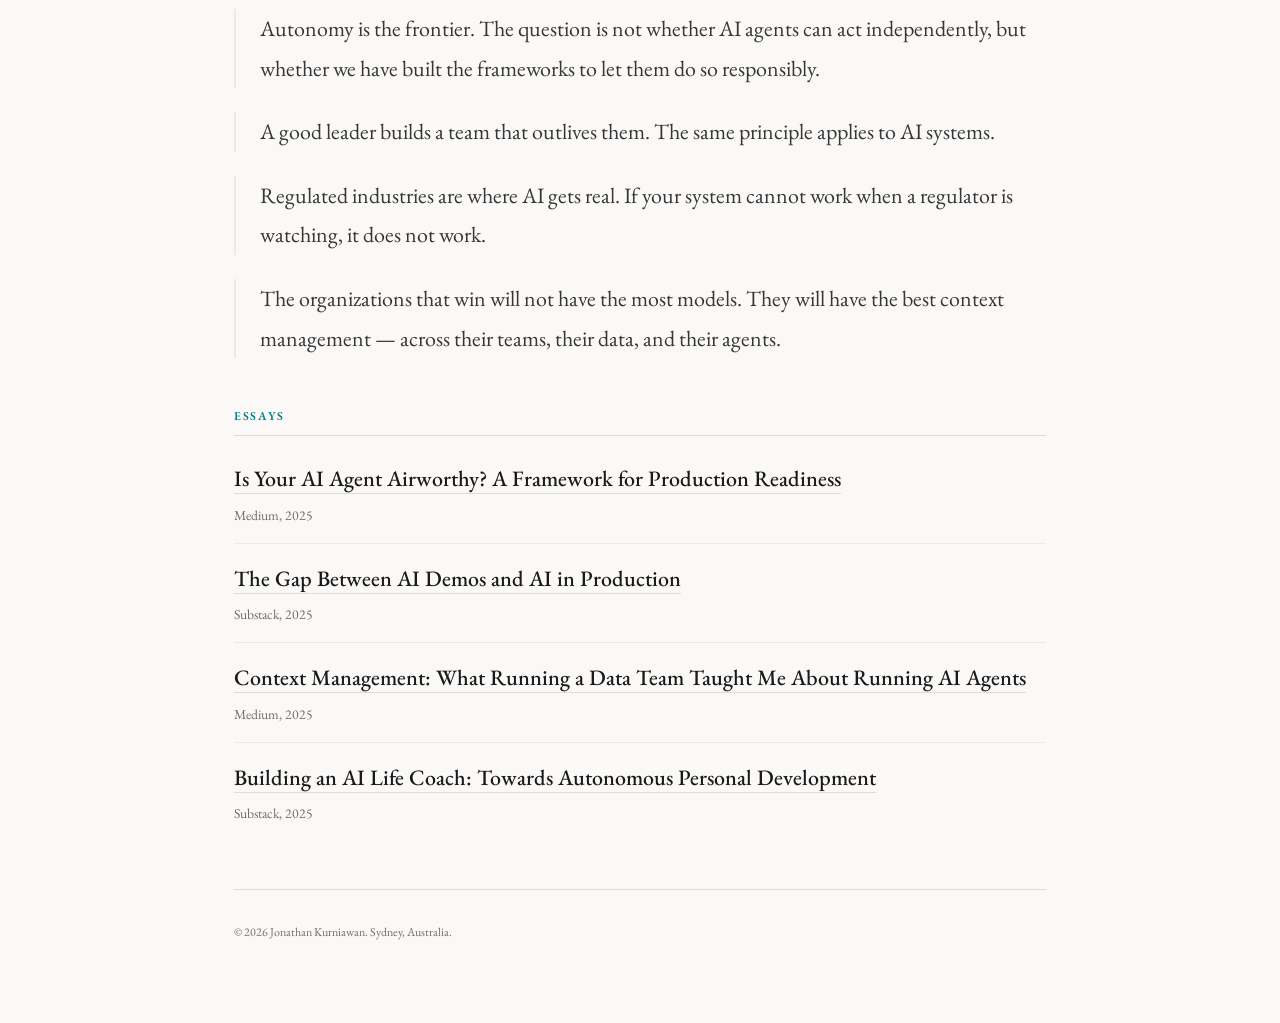
<file: thinking.html>
<!DOCTYPE html>
<html lang="en">
<head>
<meta charset="UTF-8">
<meta name="viewport" content="width=device-width, initial-scale=1.0">
<title>Thinking &mdash; Jonathan Kurniawan</title>
<meta name="description" content="Ideas on production AI, governance, autonomy, and the gap between AI demos and AI in production.">
<link rel="preconnect" href="https://fonts.googleapis.com">
<link rel="preconnect" href="https://fonts.gstatic.com" crossorigin>
<link href="https://fonts.googleapis.com/css2?family=EB+Garamond:ital,wght@0,400;0,500;0,600;0,700;1,400;1,500&display=swap" rel="stylesheet">
<link rel="stylesheet" href="styles.css">
<script>
(function(){var t=localStorage.getItem('theme');if(t==='dark'||(!t&&window.matchMedia('(prefers-color-scheme: dark)').matches))document.documentElement.setAttribute('data-theme','dark')})();
</script>
</head>
<body>

<nav>
  <div class="nav-name"><a href="index.html">Jonathan Kurniawan</a></div>
  <ul class="nav-links">
    <li><a href="thinking.html" class="active">Thinking</a></li>
    <li><a href="work.html">Work</a></li>
    <li><a href="readings/">Readings</a></li>
    <li><a href="speaking.html">Speaking</a></li>
    <li><a href="about.html">About</a></li>
  </ul>
  <button class="theme-toggle" aria-label="Toggle dark mode">&#9790;</button>
</nav>

<div class="page">

  <div class="page-header">
    <h1>Thinking</h1>
    <p class="page-subtitle">What I believe about AI, leadership, and building systems that work when it matters.</p>
  </div>

  <!-- The Argument -->
  <section>
    <h2>The Argument</h2>
    <div class="prose">
      <p>The defining challenge of enterprise AI is not capability. It is the distance between what works in a demo and what works when a regulator, a board, or a real user is watching. Most organizations are stuck on the wrong side of that gap &mdash; running pilots that never reach production, building agents that hallucinate in ways no one catches until it&rsquo;s too late, treating governance as a cost center rather than the infrastructure that makes scale possible.</p>

      <p>I believe the organizations that win in AI will not be the ones with the most models or the biggest compute budgets. They will be the ones that treat AI as an organizational capability &mdash; <strong>something you build teams around, not just tools for</strong>. That means hiring leaders who understand both the code and the consequence. It means building evaluation frameworks before you build agents. It means treating production readiness as a first-class design constraint, not an afterthought.</p>

      <p>I have spent the last decade working at this intersection &mdash; building production AI systems for clients who cannot afford a wrong answer, and building the organizations that sustain those systems over time. The lesson I keep learning: <strong>the technical problem is rarely the hard part. The hard part is context management</strong> &mdash; making sure every person and every system has the right information at the right time to make the right decision.</p>

      <p>This is true for distributed engineering teams. It is true for AI agents. And it is the lens through which I think about everything I build.</p>
    </div>
  </section>

  <!-- Beliefs -->
  <section>
    <h2>Beliefs</h2>
    <ul class="argument-list">
      <li>The gap between AI demos and AI in production is the defining challenge of this era. Most organizations are stuck on the wrong side of it.</li>

      <li>AI agents are fundamentally a context management problem. I learned this managing distributed teams long before I built my first agent.</li>

      <li>Governance is not a tax on innovation. It is the infrastructure that makes innovation trustworthy at scale.</li>

      <li>The best AI systems are built by people who understand both the code and the consequence. Technical depth without business judgment ships liability.</li>

      <li>Autonomy is the frontier. The question is not whether AI agents can act independently, but whether we have built the frameworks to let them do so responsibly.</li>

      <li>A good leader builds a team that outlives them. The same principle applies to AI systems.</li>

      <li>Regulated industries are where AI gets real. If your system cannot work when a regulator is watching, it does not work.</li>

      <li>The organizations that win will not have the most models. They will have the best context management &mdash; across their teams, their data, and their agents.</li>
    </ul>
  </section>

  <!-- Essays -->
  <section>
    <h2>Essays</h2>
    <ul class="entry-list">
      <li>
        <a href="https://medium.com/@jkurn" target="_blank">Is Your AI Agent Airworthy? A Framework for Production Readiness</a>
        <div class="entry-meta">Medium, 2025</div>
      </li>
      <li>
        <a href="https://freerangefriaiday.substack.com" target="_blank">The Gap Between AI Demos and AI in Production</a>
        <div class="entry-meta">Substack, 2025</div>
      </li>
      <li>
        <a href="https://medium.com/@jkurn" target="_blank">Context Management: What Running a Data Team Taught Me About Running AI Agents</a>
        <div class="entry-meta">Medium, 2025</div>
      </li>
      <li>
        <a href="https://freerangefriaiday.substack.com" target="_blank">Building an AI Life Coach: Towards Autonomous Personal Development</a>
        <div class="entry-meta">Substack, 2025</div>
      </li>
    </ul>
  </section>

  <div class="footer">
    <p>&copy; 2026 Jonathan Kurniawan. Sydney, Australia.</p>
  </div>

</div>

<script>
(function() {
  var btn = document.querySelector('.theme-toggle');
  var html = document.documentElement;
  var stored = localStorage.getItem('theme');
  if (stored === 'dark' || (!stored && window.matchMedia('(prefers-color-scheme: dark)').matches)) {
    html.setAttribute('data-theme', 'dark');
    btn.innerHTML = '&#9788;';
  }
  btn.addEventListener('click', function() {
    var isDark = html.getAttribute('data-theme') === 'dark';
    if (isDark) {
      html.removeAttribute('data-theme');
      btn.innerHTML = '&#9790;';
      localStorage.setItem('theme', 'light');
    } else {
      html.setAttribute('data-theme', 'dark');
      btn.innerHTML = '&#9788;';
      localStorage.setItem('theme', 'dark');
    }
  });
})();
</script>
</body>
</html>
</file>
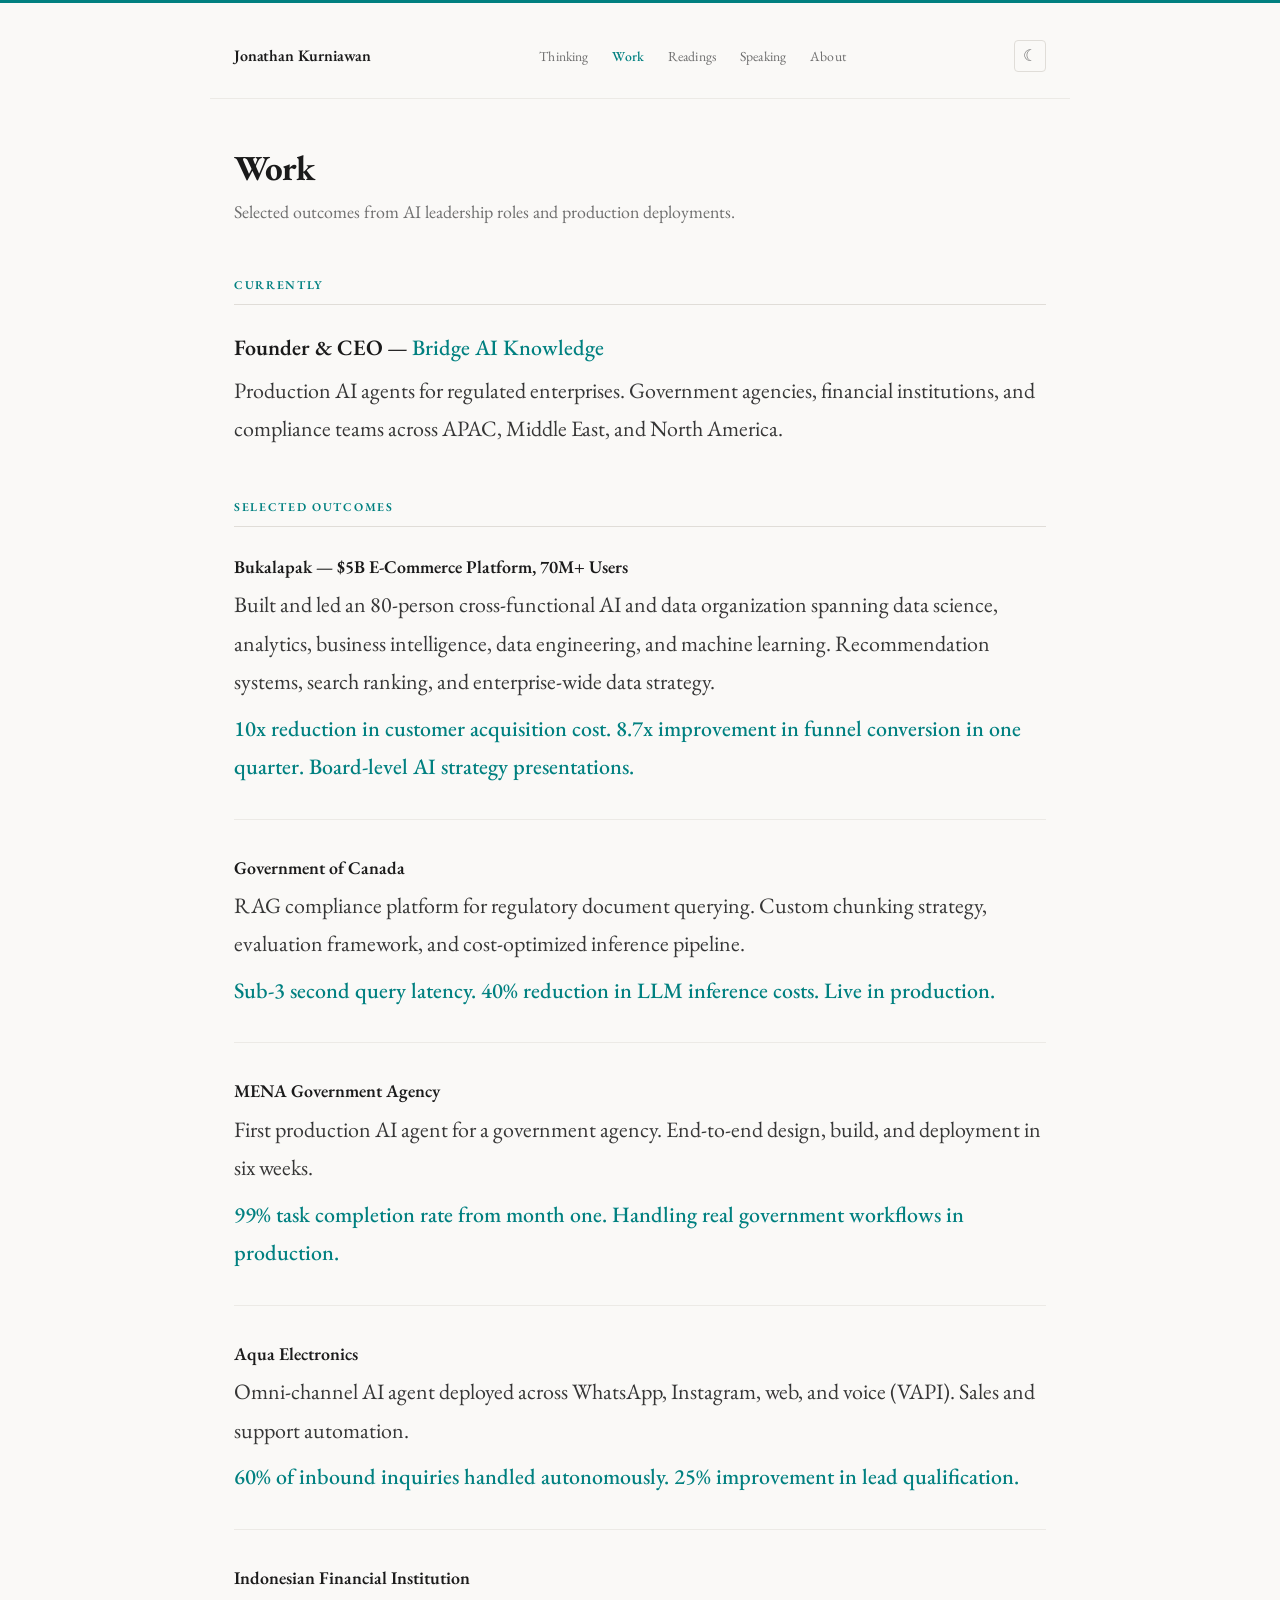
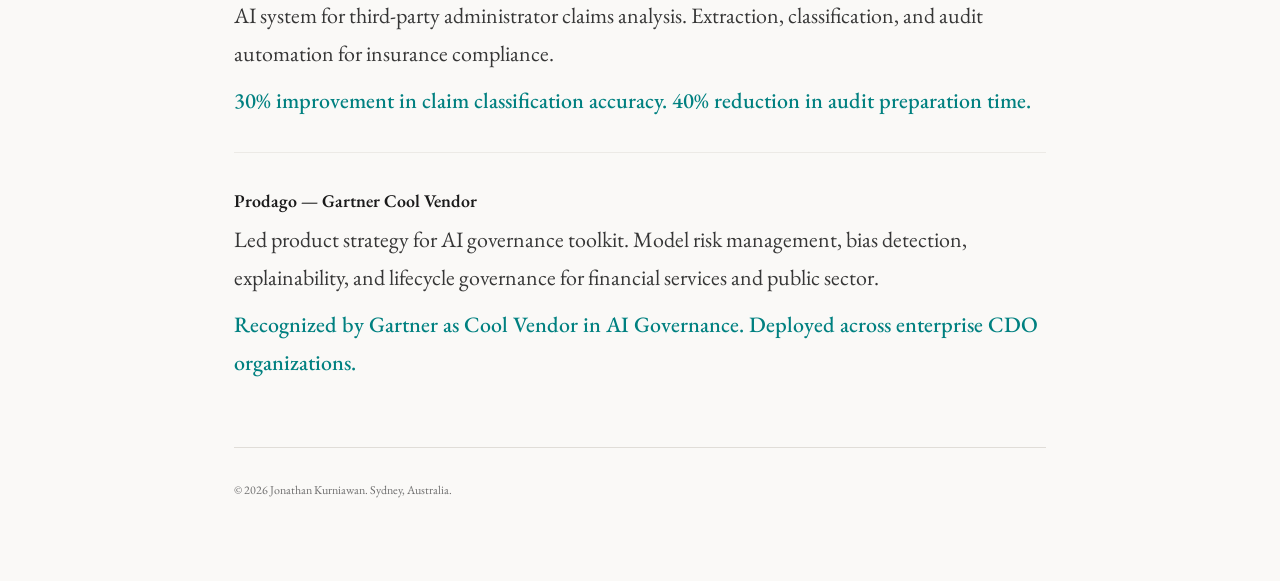
<file: work.html>
<!DOCTYPE html>
<html lang="en">
<head>
<meta charset="UTF-8">
<meta name="viewport" content="width=device-width, initial-scale=1.0">
<title>Work &mdash; Jonathan Kurniawan</title>
<meta name="description" content="Selected outcomes from production AI systems shipped for government, financial services, and enterprise clients across 4 continents.">
<link rel="preconnect" href="https://fonts.googleapis.com">
<link rel="preconnect" href="https://fonts.gstatic.com" crossorigin>
<link href="https://fonts.googleapis.com/css2?family=EB+Garamond:ital,wght@0,400;0,500;0,600;0,700;1,400;1,500&display=swap" rel="stylesheet">
<link rel="stylesheet" href="styles.css">
<script>
(function(){var t=localStorage.getItem('theme');if(t==='dark'||(!t&&window.matchMedia('(prefers-color-scheme: dark)').matches))document.documentElement.setAttribute('data-theme','dark')})();
</script>
</head>
<body>

<nav>
  <div class="nav-name"><a href="index.html">Jonathan Kurniawan</a></div>
  <ul class="nav-links">
    <li><a href="thinking.html">Thinking</a></li>
    <li><a href="work.html" class="active">Work</a></li>
    <li><a href="readings/">Readings</a></li>
    <li><a href="speaking.html">Speaking</a></li>
    <li><a href="about.html">About</a></li>
  </ul>
  <button class="theme-toggle" aria-label="Toggle dark mode">&#9790;</button>
</nav>

<div class="page">

  <div class="page-header">
    <h1>Work</h1>
    <p class="page-subtitle">Selected outcomes from AI leadership roles and production deployments.</p>
  </div>

  <!-- Current Roles -->
  <section>
    <h2>Currently</h2>
    <div class="role">
      <div><span class="role-headline">Founder &amp; CEO</span> &mdash; <span class="role-org">Bridge AI Knowledge</span></div>
      <div class="role-desc">Production AI agents for regulated enterprises. Government agencies, financial institutions, and compliance teams across APAC, Middle East, and North America.</div>
    </div>
  </section>

  <!-- Outcomes -->
  <section>
    <h2>Selected Outcomes</h2>

    <div class="work-item">
      <div class="work-client">Bukalapak &mdash; $5B E-Commerce Platform, 70M+ Users</div>
      <div class="work-desc">Built and led an 80-person cross-functional AI and data organization spanning data science, analytics, business intelligence, data engineering, and machine learning. Recommendation systems, search ranking, and enterprise-wide data strategy.</div>
      <div class="work-outcome">10x reduction in customer acquisition cost. 8.7x improvement in funnel conversion in one quarter. Board-level AI strategy presentations.</div>
    </div>

    <div class="work-item">
      <div class="work-client">Government of Canada</div>
      <div class="work-desc">RAG compliance platform for regulatory document querying. Custom chunking strategy, evaluation framework, and cost-optimized inference pipeline.</div>
      <div class="work-outcome">Sub-3 second query latency. 40% reduction in LLM inference costs. Live in production.</div>
    </div>

    <div class="work-item">
      <div class="work-client">MENA Government Agency</div>
      <div class="work-desc">First production AI agent for a government agency. End-to-end design, build, and deployment in six weeks.</div>
      <div class="work-outcome">99% task completion rate from month one. Handling real government workflows in production.</div>
    </div>

    <div class="work-item">
      <div class="work-client">Aqua Electronics</div>
      <div class="work-desc">Omni-channel AI agent deployed across WhatsApp, Instagram, web, and voice (VAPI). Sales and support automation.</div>
      <div class="work-outcome">60% of inbound inquiries handled autonomously. 25% improvement in lead qualification.</div>
    </div>

    <div class="work-item">
      <div class="work-client">Indonesian Financial Institution</div>
      <div class="work-desc">AI system for third-party administrator claims analysis. Extraction, classification, and audit automation for insurance compliance.</div>
      <div class="work-outcome">30% improvement in claim classification accuracy. 40% reduction in audit preparation time.</div>
    </div>

    <div class="work-item">
      <div class="work-client">Prodago &mdash; Gartner Cool Vendor</div>
      <div class="work-desc">Led product strategy for AI governance toolkit. Model risk management, bias detection, explainability, and lifecycle governance for financial services and public sector.</div>
      <div class="work-outcome">Recognized by Gartner as Cool Vendor in AI Governance. Deployed across enterprise CDO organizations.</div>
    </div>
  </section>

  <div class="footer">
    <p>&copy; 2026 Jonathan Kurniawan. Sydney, Australia.</p>
  </div>

</div>

<script>
(function() {
  var btn = document.querySelector('.theme-toggle');
  var html = document.documentElement;
  var stored = localStorage.getItem('theme');
  if (stored === 'dark' || (!stored && window.matchMedia('(prefers-color-scheme: dark)').matches)) {
    html.setAttribute('data-theme', 'dark');
    btn.innerHTML = '&#9788;';
  }
  btn.addEventListener('click', function() {
    var isDark = html.getAttribute('data-theme') === 'dark';
    if (isDark) {
      html.removeAttribute('data-theme');
      btn.innerHTML = '&#9790;';
      localStorage.setItem('theme', 'light');
    } else {
      html.setAttribute('data-theme', 'dark');
      btn.innerHTML = '&#9788;';
      localStorage.setItem('theme', 'dark');
    }
  });
})();
</script>
</body>
</html>
</file>
<file: styles.css>
/* ===================================
   Jonathan Kurniawan — Personal Site
   EB Garamond + teal #008080
   Editorial minimalism, 660px column
   8px spacing grid
   =================================== */

/* ---- Design Tokens ---- */
:root {
  /* Color */
  --teal: #008080;
  --teal-hover: #006666;
  --teal-faint: rgba(0, 128, 128, 0.06);
  --text: #1a1a1a;
  --text-secondary: #363636;
  --text-muted: #6e6e6e;
  --bg: #faf9f7;
  --bg-white: #ffffff;
  --border: #e0ddd8;
  --border-light: #eceae6;

  /* Type Scale (base 22px) */
  --text-xs: 0.75rem;     /* ~16px */
  --text-sm: 0.86rem;     /* ~19px */
  --text-base: 1rem;      /* 22px */
  --text-md: 1.12rem;     /* ~25px */
  --text-lg: 1.8rem;      /* ~40px — thesis */
  --text-xl: 2.2rem;      /* ~48px — page titles */

  /* Spacing (8px grid) */
  --space-1: 0.25rem;   /* 4px */
  --space-2: 0.5rem;    /* 8px */
  --space-3: 1rem;      /* 16px */
  --space-4: 1.5rem;    /* 24px */
  --space-5: 2rem;      /* 32px */
  --space-6: 2.5rem;    /* 40px */
  --space-7: 3rem;      /* 48px */
  --space-8: 4rem;      /* 64px */
  --space-9: 5rem;      /* 80px */
}

/* ---- Dark Theme ---- */
[data-theme="dark"] {
  --teal: #2dd4bf;
  --teal-hover: #5eead4;
  --teal-faint: rgba(45, 212, 191, 0.08);
  --text: #e8e6e3;
  --text-secondary: #c8c5c0;
  --text-muted: #8a8580;
  --bg: #1a1917;
  --bg-white: #242320;
  --border: #3a3835;
  --border-light: #2e2c29;
}

/* ---- Reset ---- */
*, *::before, *::after { margin: 0; padding: 0; box-sizing: border-box; }

html {
  scroll-behavior: smooth;
  -webkit-text-size-adjust: 100%;
}

body {
  font-family: 'EB Garamond', Georgia, 'Times New Roman', serif;
  color: var(--text);
  background: var(--bg);
  line-height: 1.75;
  font-size: 22px;
  -webkit-font-smoothing: antialiased;
  -moz-osx-font-smoothing: grayscale;
}

/* Selection styling */
::selection {
  background: var(--teal);
  color: var(--bg-white);
}

/* ---- Masthead Line (visual signature) ---- */
body::before {
  content: '';
  display: block;
  width: 100%;
  height: 3px;
  background: var(--teal);
}

/* ---- Focus States (accessibility) ---- */
a:focus-visible,
button:focus-visible {
  outline: 2px solid var(--teal);
  outline-offset: 3px;
  border-radius: 2px;
}

/* ---- Navigation ---- */
nav {
  max-width: 860px;
  margin: 0 auto;
  padding: var(--space-5) var(--space-4) var(--space-4);
  display: flex;
  justify-content: space-between;
  align-items: baseline;
  border-bottom: 1px solid var(--border-light);
}

nav .nav-name a {
  font-size: var(--text-base);
  font-weight: 600;
  color: var(--text);
  text-decoration: none;
  letter-spacing: -0.01em;
  transition: color 0.2s ease;
}

nav .nav-name a:hover {
  color: var(--teal);
}

nav .nav-links {
  display: flex;
  gap: var(--space-4);
  list-style: none;
}

nav .nav-links a {
  font-size: var(--text-sm);
  color: var(--text-muted);
  text-decoration: none;
  transition: color 0.2s ease;
  letter-spacing: 0.01em;
}

nav .nav-links a:hover {
  color: var(--teal);
}

nav .nav-links a.active {
  color: var(--teal);
  font-weight: 500;
}

/* ---- Page Layout ---- */
.page {
  max-width: 860px;
  margin: 0 auto;
  padding: var(--space-7) var(--space-4) var(--space-9);
}

/* ---- Page Header (subpages) ---- */
.page-header {
  margin-bottom: var(--space-7);
}

.page-header h1 {
  font-size: var(--text-xl);
  font-weight: 700;
  letter-spacing: -0.025em;
  line-height: 1.2;
  color: var(--text);
  margin-bottom: var(--space-2);
}

.page-header .page-subtitle {
  font-size: var(--text-md);
  color: var(--text-muted);
  line-height: 1.7;
}

/* ---- Home Hero ---- */
.hero {
  padding: var(--space-8) 0 var(--space-5);
}

.hero .thesis {
  font-size: var(--text-lg);
  font-weight: 600;
  line-height: 1.4;
  letter-spacing: -0.02em;
  color: var(--text);
  margin-bottom: var(--space-5);
}

.hero .thesis em {
  color: var(--teal);
  font-style: italic;
  font-weight: 600;
}

.hero .intro {
  font-size: var(--text-md);
  color: var(--text-secondary);
  line-height: 1.8;
  margin-bottom: var(--space-2);
}

.hero .name-line {
  font-size: var(--text-md);
  color: var(--text-muted);
  margin-top: var(--space-5);
}

.hero .name-line strong {
  color: var(--text);
  font-weight: 600;
}

/* ---- Anchor Credential ---- */
.anchor-credential {
  color: var(--text-muted);
  font-size: var(--text-sm);
  margin-top: var(--space-5);
  padding-top: var(--space-4);
  border-top: 1px solid var(--border-light);
  line-height: 1.7;
}

.anchor-credential strong {
  color: var(--text-secondary);
  font-weight: 600;
}

/* ---- Home Section Links ---- */
.home-sections {
  margin-top: var(--space-5);
}

.home-section-link {
  display: flex;
  justify-content: space-between;
  align-items: baseline;
  padding: var(--space-4) 0;
  border-bottom: 1px solid var(--border-light);
  text-decoration: none;
  color: var(--text);
  transition: color 0.2s ease;
}

.home-section-link:first-child {
  border-top: 1px solid var(--border-light);
}

.home-section-link:hover {
  color: var(--teal);
}

.home-section-link:hover .section-link-arrow {
  transform: translateX(4px);
  color: var(--teal);
}

.home-section-link .section-link-content {
  flex: 1;
}

.home-section-link .section-link-title {
  font-weight: 600;
  font-size: var(--text-base);
}

.home-section-link .section-link-desc {
  font-size: var(--text-sm);
  color: var(--text-muted);
  margin-top: var(--space-1);
  transition: color 0.2s ease;
}

.home-section-link:hover .section-link-desc {
  color: var(--teal);
}

.home-section-link .section-link-arrow {
  font-size: var(--text-sm);
  color: var(--text-muted);
  margin-left: var(--space-3);
  transition: transform 0.2s ease, color 0.2s ease;
  flex-shrink: 0;
}

/* ---- Sections (subpages) ---- */
section {
  margin-bottom: var(--space-7);
}

section h2 {
  font-size: var(--text-xs);
  font-weight: 600;
  color: var(--teal);
  text-transform: uppercase;
  letter-spacing: 0.14em;
  margin-bottom: var(--space-4);
  padding-bottom: var(--space-2);
  border-bottom: 1px solid var(--border);
}

/* ---- Prose ---- */
.prose p {
  margin-bottom: var(--space-4);
  color: var(--text-secondary);
}

.prose p:last-child {
  margin-bottom: 0;
}

.prose strong {
  color: var(--text);
  font-weight: 600;
}

/* ---- Beliefs / Arguments ---- */
.argument-list {
  list-style: none;
  counter-reset: argument;
}

.argument-list li {
  margin-bottom: var(--space-4);
  padding-left: var(--space-4);
  border-left: 2px solid var(--border-light);
  color: var(--text-secondary);
  line-height: 1.8;
  transition: border-color 0.3s ease;
}

.argument-list li:hover {
  border-left-color: var(--teal);
}

.argument-list li:last-child {
  margin-bottom: 0;
}

/* ---- Work Items ---- */
.work-item {
  margin-bottom: var(--space-5);
  padding-bottom: var(--space-5);
  border-bottom: 1px solid var(--border-light);
}

.work-item:last-child {
  border-bottom: none;
  padding-bottom: 0;
  margin-bottom: 0;
}

.work-item .work-client {
  font-weight: 600;
  color: var(--text);
  font-size: var(--text-md);
}

.work-item .work-desc {
  color: var(--text-secondary);
  margin-top: var(--space-1);
}

.work-item .work-outcome {
  color: var(--teal);
  font-weight: 500;
  margin-top: var(--space-2);
}

/* ---- Roles / Career ---- */
.role {
  margin-bottom: var(--space-4);
}

.role:last-child {
  margin-bottom: 0;
}

.role-headline {
  font-weight: 600;
  color: var(--text);
}

.role-org {
  color: var(--teal);
  font-weight: 500;
}

.role-date {
  color: var(--text-muted);
  font-size: var(--text-sm);
}

.role-desc {
  color: var(--text-secondary);
  margin-top: var(--space-1);
}

/* ---- Career highlight callout ---- */
.career-highlight {
  border-left: 3px solid var(--teal);
  padding: var(--space-4);
  margin: var(--space-3) 0 var(--space-4);
  background: var(--teal-faint);
  border-radius: 0 4px 4px 0;
}

.career-highlight .role-headline {
  font-size: var(--text-md);
}

.career-highlight .highlight-metrics {
  color: var(--teal);
  font-weight: 600;
  margin-top: var(--space-2);
}

/* ---- Writing / Talks Lists ---- */
.entry-list {
  list-style: none;
}

.entry-list li {
  margin-bottom: var(--space-3);
  padding-bottom: var(--space-3);
  border-bottom: 1px solid var(--border-light);
}

.entry-list li:last-child {
  border-bottom: none;
  padding-bottom: 0;
  margin-bottom: 0;
}

.entry-list a {
  color: var(--text);
  text-decoration: none;
  font-weight: 500;
  border-bottom: 1px solid var(--border);
  transition: border-color 0.2s ease, color 0.2s ease;
}

.entry-list a:hover {
  color: var(--teal);
  border-color: var(--teal);
}

.entry-list .entry-meta {
  color: var(--text-muted);
  font-size: var(--text-sm);
  margin-top: var(--space-1);
}

.entry-list .entry-title {
  font-weight: 500;
  color: var(--text);
}

/* ---- Contact Links ---- */
.contact-links {
  list-style: none;
}

.contact-links li {
  margin-bottom: var(--space-2);
}

.contact-links a {
  color: var(--teal);
  text-decoration: none;
  border-bottom: 1px solid transparent;
  transition: border-color 0.2s ease;
}

.contact-links a:hover {
  border-color: var(--teal);
}

/* ---- Theme Toggle ---- */
.theme-toggle {
  background: none;
  border: 1px solid var(--border);
  border-radius: 4px;
  color: var(--text-muted);
  cursor: pointer;
  padding: var(--space-1);
  font-family: inherit;
  font-size: var(--text-base);
  width: 2rem;
  height: 2rem;
  display: flex;
  align-items: center;
  justify-content: center;
  line-height: 1;
  transition: color 0.2s ease, border-color 0.2s ease;
  flex-shrink: 0;
}

.theme-toggle:hover {
  color: var(--teal);
  border-color: var(--teal);
}

/* ---- Footer ---- */
.footer {
  margin-top: var(--space-8);
  padding-top: var(--space-5);
  border-top: 1px solid var(--border);
  color: var(--text-muted);
  font-size: var(--text-xs);
}

/* ---- Responsive ---- */
@media (max-width: 600px) {
  body {
    font-size: 18px;
  }

  nav {
    padding: var(--space-4) var(--space-3) var(--space-3);
    flex-direction: column;
    gap: var(--space-2);
  }

  nav .nav-links {
    gap: var(--space-3);
  }

  .page {
    padding: var(--space-5) var(--space-3) var(--space-8);
  }

  .hero {
    padding: var(--space-6) 0 var(--space-4);
  }

  .hero .thesis {
    font-size: 1.4rem;
  }

  .page-header h1 {
    font-size: 1.75rem;
  }

  .page-header {
    margin-bottom: var(--space-5);
  }

  section {
    margin-bottom: var(--space-5);
  }

  .home-section-link .section-link-arrow {
    display: none;
  }
}

/* ---- Reduced Motion ---- */
@media (prefers-reduced-motion: reduce) {
  *, *::before, *::after {
    transition-duration: 0.01ms !important;
    animation-duration: 0.01ms !important;
  }

  html {
    scroll-behavior: auto;
  }
}

/* ---- Project Cards ---- */
.project-grid {
  display: grid;
  grid-template-columns: 1fr 1fr;
  gap: var(--space-4);
  margin-top: var(--space-5);
}

.project-card {
  display: block;
  text-decoration: none;
  color: var(--text);
  border: 1px solid var(--border);
  border-radius: 6px;
  overflow: hidden;
  transition: border-color 0.2s ease, transform 0.2s ease;
}

.project-card:hover {
  border-color: var(--teal);
  transform: translateY(-2px);
}

.project-card-visual {
  height: 180px;
  display: flex;
  align-items: center;
  justify-content: center;
  position: relative;
  overflow: hidden;
}

.project-card-visual .card-label {
  font-size: var(--text-xs);
  font-weight: 600;
  letter-spacing: 0.12em;
  text-transform: uppercase;
  color: rgba(255,255,255,0.7);
  position: absolute;
  top: var(--space-3);
  left: var(--space-3);
}

.project-card-visual .card-metric {
  font-size: var(--text-lg);
  font-weight: 700;
  color: #ffffff;
  letter-spacing: -0.02em;
}

.project-card-body {
  padding: var(--space-3) var(--space-3) var(--space-4);
}

.project-card-title {
  font-weight: 600;
  font-size: var(--text-base);
  margin-bottom: var(--space-1);
}

.project-card-desc {
  font-size: var(--text-sm);
  color: var(--text-muted);
  line-height: 1.6;
}

/* Card color variants */
.card-dark {
  background: #1a1a1a;
}

.card-teal {
  background: linear-gradient(135deg, #005f5f 0%, #008080 50%, #00a3a3 100%);
}

.card-slate {
  background: linear-gradient(135deg, #2c3e50 0%, #34495e 100%);
}

.card-charcoal {
  background: linear-gradient(135deg, #1a1a2e 0%, #16213e 50%, #0f3460 100%);
}

/* ---- Metrics Strip ---- */
.metrics-strip {
  display: flex;
  gap: var(--space-5);
  flex-wrap: wrap;
  padding: var(--space-4) 0;
  margin-top: var(--space-4);
  border-top: 1px solid var(--border-light);
  border-bottom: 1px solid var(--border-light);
}

.metric-item {
  display: flex;
  flex-direction: column;
}

.metric-value {
  font-size: var(--text-md);
  font-weight: 700;
  color: var(--text);
  letter-spacing: -0.01em;
}

.metric-label {
  font-size: var(--text-xs);
  color: var(--text-muted);
  margin-top: 2px;
}

/* ---- Compact Hero (visual-first) ---- */
.hero-compact {
  padding: var(--space-7) 0 var(--space-3);
}

.hero-compact .thesis {
  font-size: var(--text-lg);
  font-weight: 600;
  line-height: 1.35;
  letter-spacing: -0.025em;
  color: var(--text);
  margin-bottom: var(--space-2);
}

.hero-compact .thesis em {
  color: var(--teal);
  font-style: italic;
  font-weight: 600;
}

.hero-compact .hero-sub {
  font-size: var(--text-md);
  color: var(--text-muted);
  line-height: 1.7;
}

/* ---- Section Heading (visual pages) ---- */
.section-heading {
  font-size: var(--text-xs);
  font-weight: 600;
  color: var(--teal);
  text-transform: uppercase;
  letter-spacing: 0.14em;
  margin-top: var(--space-7);
  margin-bottom: var(--space-3);
}

@media (max-width: 600px) {
  .project-grid {
    grid-template-columns: 1fr;
  }

  .project-card-visual {
    height: 140px;
  }

  .metrics-strip {
    gap: var(--space-3);
  }

  .hero-compact .thesis {
    font-size: 1.5rem;
  }
}

/* ---- Book Meta Strip (book pages) ---- */
.book-meta {
  display: flex;
  gap: var(--space-4);
  flex-wrap: wrap;
  padding: var(--space-3) 0;
  margin-top: calc(var(--space-3) * -1);
  margin-bottom: var(--space-6);
  border-top: 1px solid var(--border-light);
  border-bottom: 1px solid var(--border-light);
  font-size: var(--text-sm);
  color: var(--text-muted);
}

.book-meta span {
  display: inline-flex;
  align-items: center;
  gap: var(--space-2);
}

.book-meta strong {
  color: var(--text-secondary);
  font-weight: 600;
}

/* ---- Key Idea Sections (book pages) ---- */
.key-idea .idea-label {
  display: inline-block;
  font-size: var(--text-xs);
  font-weight: 600;
  color: var(--teal);
  text-transform: uppercase;
  letter-spacing: 0.14em;
  margin-bottom: var(--space-1);
}

.key-idea .idea-title {
  font-size: var(--text-md);
  font-weight: 600;
  color: var(--text);
  line-height: 1.35;
  letter-spacing: -0.01em;
  margin-bottom: var(--space-3);
  padding-bottom: var(--space-2);
  border-bottom: 1px solid var(--border);
}

.key-idea .apply-label {
  font-size: var(--text-xs);
  font-weight: 600;
  color: var(--teal);
  text-transform: uppercase;
  letter-spacing: 0.14em;
  margin-top: var(--space-4);
  margin-bottom: var(--space-2);
}

/* ---- Readings Index Grid ---- */
.readings-grid {
  display: grid;
  grid-template-columns: 1fr 1fr;
  gap: var(--space-4);
  margin-top: var(--space-4);
}

.book-card {
  display: flex;
  flex-direction: column;
  text-decoration: none;
  color: var(--text);
  border: 1px solid var(--border);
  border-radius: 6px;
  overflow: hidden;
  transition: border-color 0.2s ease, transform 0.2s ease;
}

.book-card:hover {
  border-color: var(--teal);
  transform: translateY(-2px);
}

.book-card-visual {
  height: 200px;
  display: flex;
  flex-direction: column;
  justify-content: space-between;
  padding: var(--space-3);
  position: relative;
  overflow: hidden;
}

.book-card-visual .card-author {
  font-size: var(--text-xs);
  font-weight: 600;
  letter-spacing: 0.12em;
  text-transform: uppercase;
  color: rgba(255,255,255,0.7);
}

.book-card-visual .card-title {
  font-size: var(--text-md);
  font-weight: 700;
  color: #ffffff;
  line-height: 1.2;
  letter-spacing: -0.01em;
}

.book-card-body {
  padding: var(--space-3);
  flex: 1;
  display: flex;
  flex-direction: column;
}

.book-card-thesis {
  font-size: var(--text-sm);
  color: var(--text-secondary);
  line-height: 1.6;
  flex: 1;
}

.book-card-read {
  font-size: var(--text-sm);
  color: var(--teal);
  font-weight: 500;
  margin-top: var(--space-3);
}

.book-card:hover .book-card-read {
  text-decoration: underline;
}

@media (max-width: 600px) {
  .readings-grid {
    grid-template-columns: 1fr;
  }

  .book-card-visual {
    height: 160px;
  }

  .book-meta {
    gap: var(--space-3);
  }
}

/* ---- Print ---- */
@media print {
  :root, [data-theme="dark"] {
    --text: #1a1a1a;
    --text-secondary: #363636;
    --text-muted: #6e6e6e;
    --bg: #ffffff;
    --teal: #008080;
  }
  body { font-size: 12pt; background: white; }
  body::before { display: none; }
  nav { display: none; }
  .page { max-width: 100%; padding: 0; }
  a { color: var(--text); }
  section h2 { color: var(--text); }
  .anchor-credential { border-top: 1px solid #ccc; }
}
</file>
